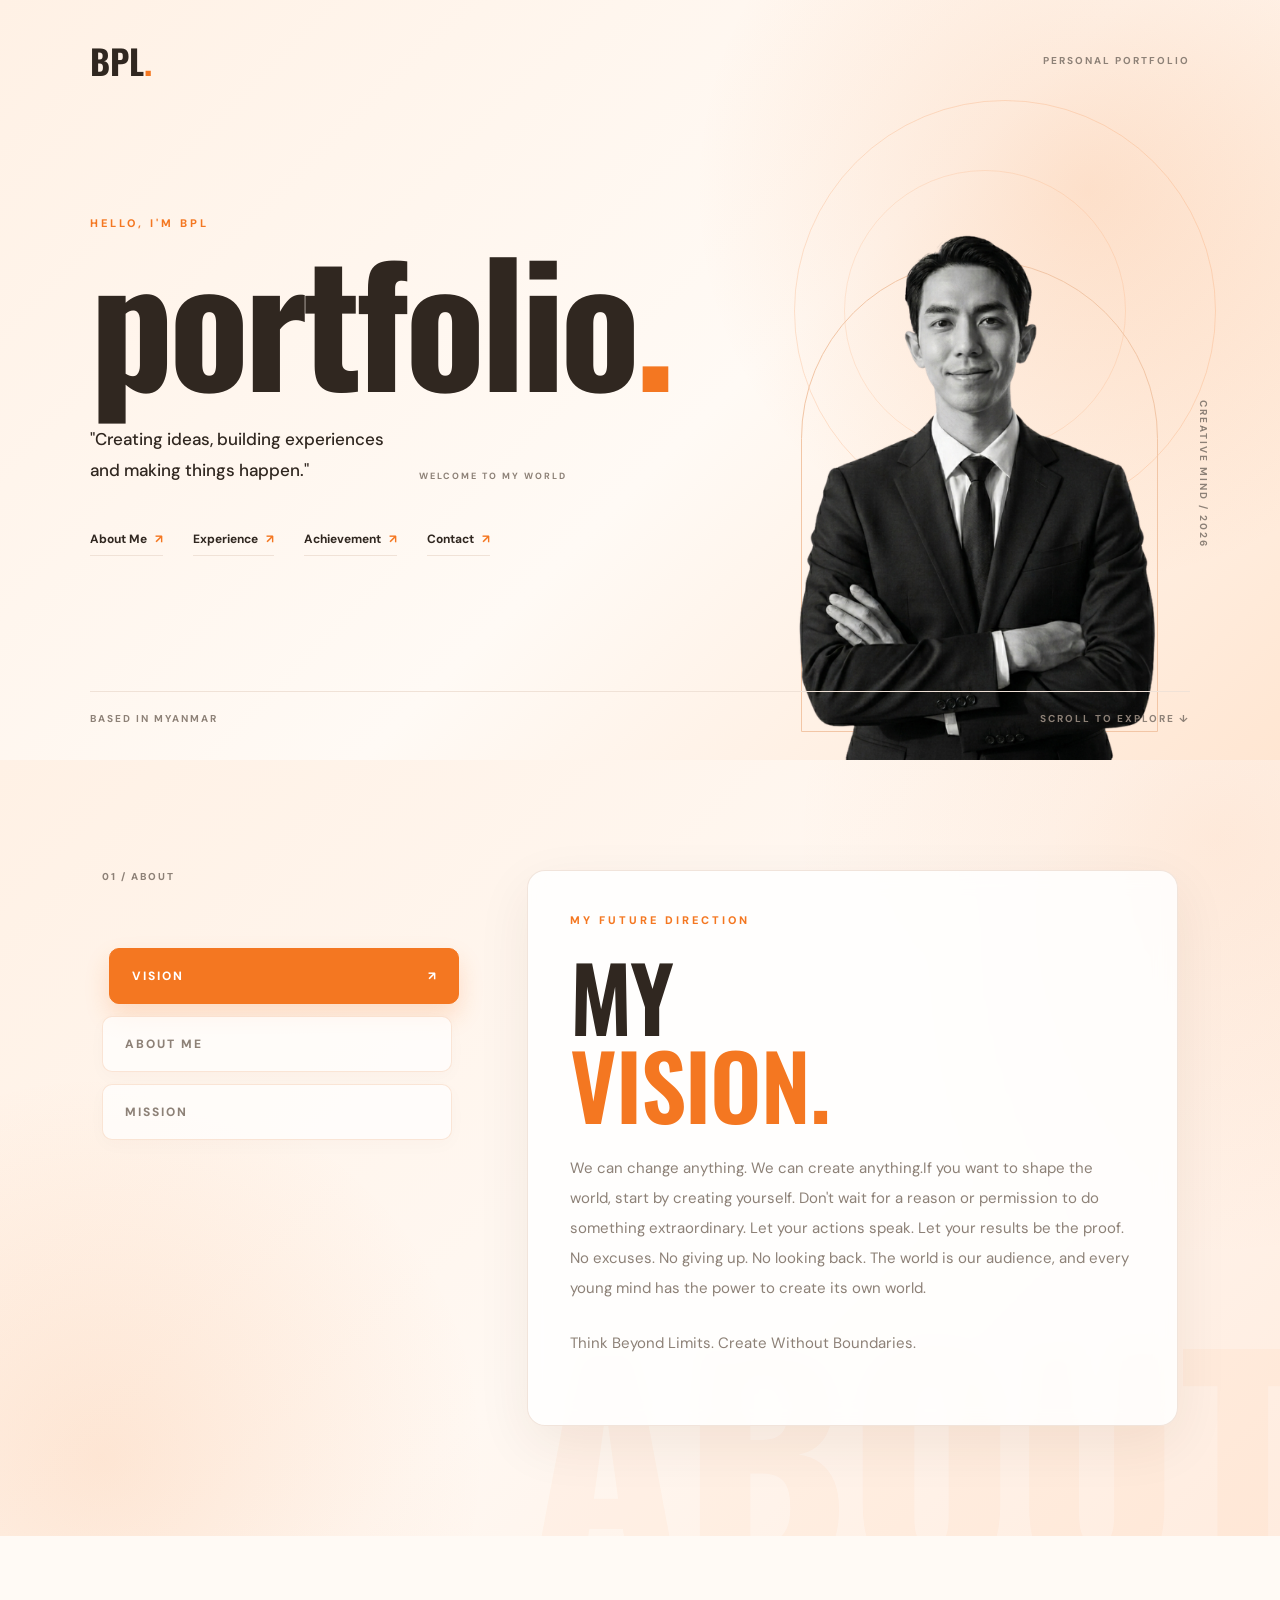
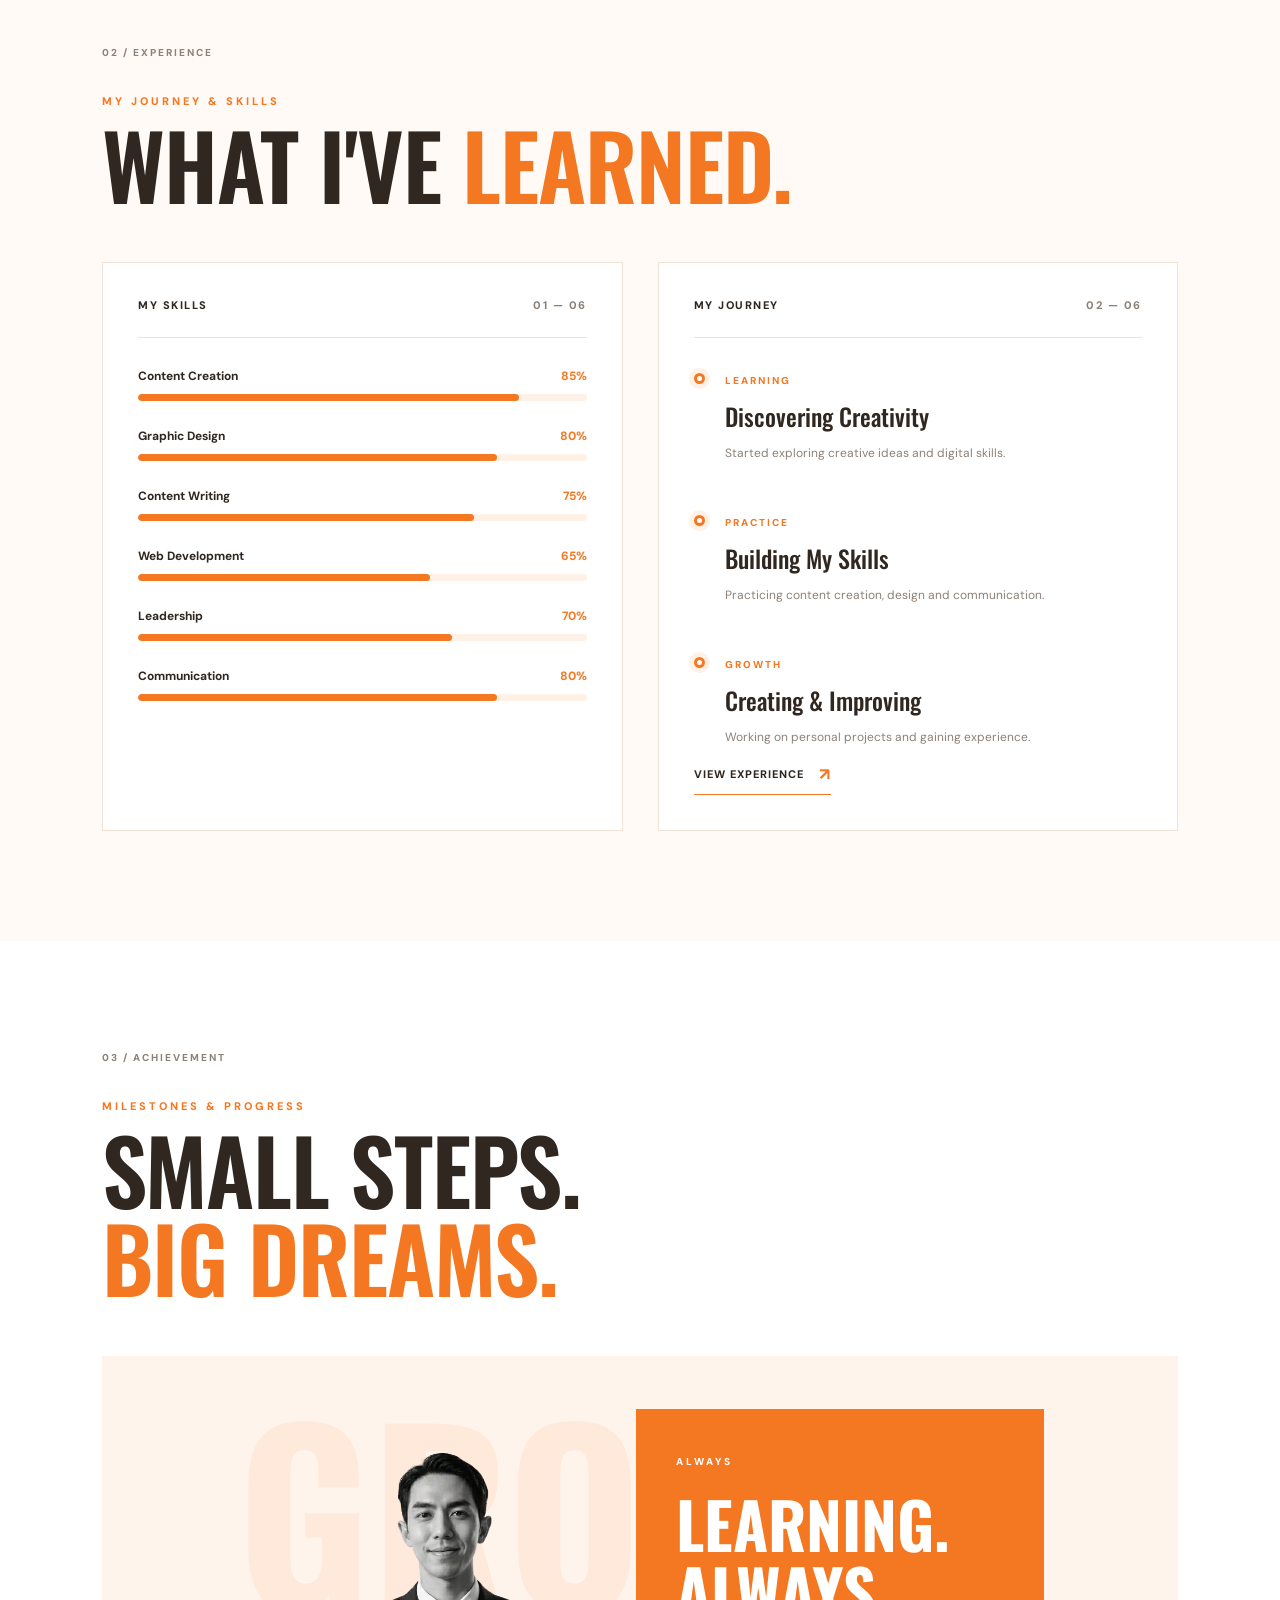
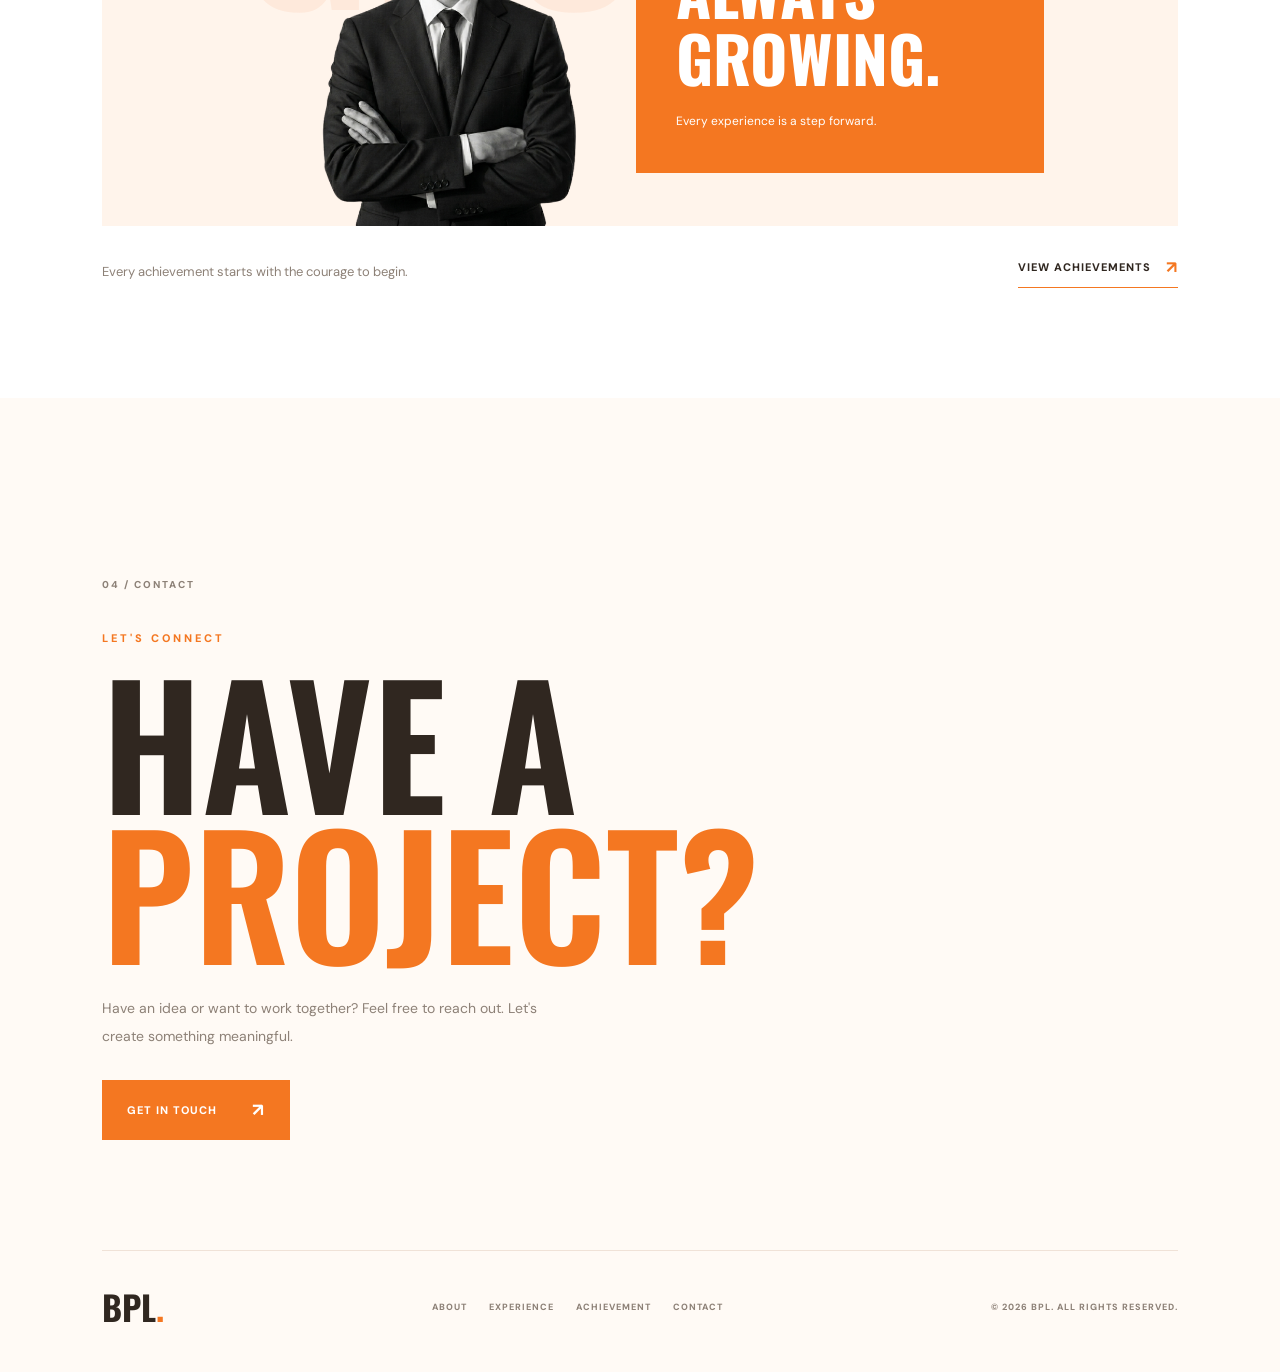
<file: index.html>
<!DOCTYPE html>
<html lang="en">
<head>
    <meta charset="UTF-8">
    <meta name="viewport" content="width=device-width, initial-scale=1.0">

    <title>BPL | Portfolio</title>

    <link rel="preconnect" href="https://fonts.googleapis.com">
    <link rel="preconnect" href="https://fonts.gstatic.com" crossorigin>
    <link href="https://fonts.googleapis.com/css2?family=DM+Sans:wght@400;500;600;700;800&family=Oswald:wght@400;500;600;700&display=swap" rel="stylesheet">

    <link rel="stylesheet" href="css/style.css">
</head>
<body>

    <!-- LOADER -->
    <div class="loader" id="loader">
        <span>BPL.</span>
    </div>

    <!-- HERO -->
    <header class="hero" id="home">

        <div class="hero-top">
            <a href="#home" class="brand">BPL<span>.</span></a>
            <span class="hero-top-text">PERSONAL PORTFOLIO</span>
        </div>

        <div class="hero-content">

            <p class="hero-kicker">HELLO, I'M BPL</p>

            <h1 class="hero-logo">portfolio<span>.</span></h1>

            <div class="hero-caption">
                <p class="hero-quote">
                    "Creating ideas, building experiences<br>
                    and making things happen."
                </p>
                <span>WELCOME TO MY WORLD</span>
            </div>

            <nav class="hero-nav">
                <a href="Pages/about.html">About Me <span>↗</span></a>
                <a href="Pages/experience.html">Experience <span>↗</span></a>
                <a href="Pages/achievement.html">Achievement <span>↗</span></a>
                <a href="Pages/contact.html">Contact <span>↗</span></a>
            </nav>

        </div>

        <div class="hero-portrait">
            <div class="portrait-outline"></div>
            <img src="image/Profile.png" alt="BPL Profile" class="hero-profile">
            <div class="portrait-label">CREATIVE MIND / 2026</div>
        </div>

        <div class="hero-bottom">
            <span>BASED IN MYANMAR</span>
            <span>SCROLL TO EXPLORE ↓</span>
        </div>

    </header>

    <!-- ABOUT -->
    <section class="section about-section" id="about">

        <div class="section-side">

            <span class="section-number">01 / ABOUT</span>

            <div class="about-tabs">

                <button class="about-tab active" data-tab="vision">
                    VISION
                </button>

                <button class="about-tab" data-tab="about-me">
                    ABOUT ME
                </button>

                <button class="about-tab" data-tab="mission">
                    MISSION
                </button>

            </div>

        </div>

        <div class="about-content">

            <!-- VISION -->
            <div class="about-panel active" id="vision">

                <p class="eyebrow">MY FUTURE DIRECTION</p>

                <h2 class="section-title">
                    MY<br>
                    <span>VISION.</span>
                </h2>

                <p class="about-description">
                    We can change anything. We can create anything.If you want to shape the world, start by creating yourself. Don't wait for a reason or permission to do something extraordinary. Let your actions speak. Let your results be the proof.
                    No excuses. No giving up. No looking back. The world is our audience, and every young mind has the power to create its own world.
                </p>

                <p class="about-description">
                    Think Beyond Limits. Create Without Boundaries.
                </p>

            </div>

            <!-- ABOUT ME -->
            <div class="about-panel" id="about-me">

                <p class="eyebrow">A LITTLE INTRODUCTION</p>

                <h2 class="section-title">
                    WHO<br>
                    <span>AM I?</span>
                </h2>

                <p class="about-description">
                   I am a creative thinker who believes that every idea has value and every perspective deserves attention. I don't believe in simply highlighting myself. I believe in letting my work speak for who I am.
                   I am a Content Creator, Graphic Designer, and Web Developer, passionate about turning ideas into meaningful creations.
                </p>

                <p class="about-description">
                    MI always strive to deliver my best in everything I do. I believe that the effort I put into my work today will create the opportunities and results I deserve tomorrow.
                    For me, creativity is not just about making things look good. It's about thinking differently, solving problems, and bringing ideas to life.
                </p>

                <a href="Pages/about.html" class="text-link">
                    MORE ABOUT ME <span>↗</span>
                </a>

            </div>

            <!-- MISSION -->
            <div class="about-panel" id="mission">

                <p class="eyebrow">WHAT DRIVES ME</p>

                <h2 class="section-title">
                    MY<br>
                    <span>MISSION.</span>
                </h2>

                <p class="about-description">
                    My mission is to prove that nothing is impossible when creativity meets determination.
                    I believe that no obstacle is greater than the willingness to learn, adapt, and keep moving forward.
                    I am constantly learning, improving my skills, and exploring new possibilities. What I learn today, I aim to share tomorrow.
                    I don't just want to follow the world. I want to create something meaningful that can make a difference.
                </p>

                <p class="about-description">
                   Keep Learning. Keep Creating. Keep Moving Forward.
                </p>

            </div>

        </div>

    </section>

    <!-- EXPERIENCE -->
    <section class="section experience-section" id="experience">

        <div class="section-heading">
            <span class="section-number">02 / EXPERIENCE</span>
            <p class="eyebrow">MY JOURNEY & SKILLS</p>
            <h2 class="section-title">WHAT I'VE <span>LEARNED.</span></h2>
        </div>

        <div class="experience-layout">

            <div class="experience-chart-card">

                <div class="card-heading">
                    <span>MY SKILLS</span>
                    <span>01 — 06</span>
                </div>

                <div class="chart-bars">

                    <div class="chart-item">
                        <div class="chart-info">
                            <span>Content Creation</span>
                            <span>85%</span>
                        </div>
                        <div class="chart-track">
                            <div class="chart-fill" style="--level:85%"></div>
                        </div>
                    </div>

                    <div class="chart-item">
                        <div class="chart-info">
                            <span>Graphic Design</span>
                            <span>80%</span>
                        </div>
                        <div class="chart-track">
                            <div class="chart-fill" style="--level:80%"></div>
                        </div>
                    </div>

                    <div class="chart-item">
                        <div class="chart-info">
                            <span>Content Writing</span>
                            <span>75%</span>
                        </div>
                        <div class="chart-track">
                            <div class="chart-fill" style="--level:75%"></div>
                        </div>
                    </div>

                    <div class="chart-item">
                        <div class="chart-info">
                            <span>Web Development</span>
                            <span>65%</span>
                        </div>
                        <div class="chart-track">
                            <div class="chart-fill" style="--level:65%"></div>
                        </div>
                    </div>

                    <div class="chart-item">
                        <div class="chart-info">
                            <span>Leadership</span>
                            <span>70%</span>
                        </div>
                        <div class="chart-track">
                            <div class="chart-fill" style="--level:70%"></div>
                        </div>
                    </div>

                    <div class="chart-item">
                        <div class="chart-info">
                            <span>Communication</span>
                            <span>80%</span>
                        </div>
                        <div class="chart-track">
                            <div class="chart-fill" style="--level:80%"></div>
                        </div>
                    </div>

                </div>

            </div>

            <div class="experience-timeline">

                <div class="card-heading">
                    <span>MY JOURNEY</span>
                    <span>02 — 06</span>
                </div>

                <div class="timeline-item">
                    <span class="timeline-dot"></span>
                    <div>
                        <span class="timeline-date">LEARNING</span>
                        <h3>Discovering Creativity</h3>
                        <p>Started exploring creative ideas and digital skills.</p>
                    </div>
                </div>

                <div class="timeline-item">
                    <span class="timeline-dot"></span>
                    <div>
                        <span class="timeline-date">PRACTICE</span>
                        <h3>Building My Skills</h3>
                        <p>Practicing content creation, design and communication.</p>
                    </div>
                </div>

                <div class="timeline-item">
                    <span class="timeline-dot"></span>
                    <div>
                        <span class="timeline-date">GROWTH</span>
                        <h3>Creating & Improving</h3>
                        <p>Working on personal projects and gaining experience.</p>
                    </div>
                </div>

                <a href="Pages/experience.html" class="text-link">
                    VIEW EXPERIENCE <span>↗</span>
                </a>

            </div>

        </div>

    </section>

    <!-- ACHIEVEMENT -->
    <section class="section achievement-section" id="achievement">

        <div class="section-heading">
            <span class="section-number">03 / ACHIEVEMENT</span>
            <p class="eyebrow">MILESTONES & PROGRESS</p>
            <h2 class="section-title">SMALL STEPS.<br><span>BIG DREAMS.</span></h2>
        </div>

        <div class="achievement-stage">

            <div class="achievement-bg-text">GROWTH</div>

            <div class="achievement-image">
                <img src="image/Profile.png" alt="BPL">
            </div>

            <div class="achievement-orange">
                <span>ALWAYS</span>
                <h3>LEARNING.<br>ALWAYS<br>GROWING.</h3>
                <p>Every experience is a step forward.</p>
            </div>

        </div>

        <div class="achievement-footer">
            <p>Every achievement starts with the courage to begin.</p>

            <a href="Pages/achievement.html" class="text-link">
                VIEW ACHIEVEMENTS <span>↗</span>
            </a>
        </div>

    </section>

    <!-- CONTACT -->
    <section class="section contact-section" id="contact">

        <div class="contact-main">

            <span class="section-number">04 / CONTACT</span>
            <p class="eyebrow">LET'S CONNECT</p>

            <h2>HAVE A<br><span>PROJECT?</span></h2>

            <p class="contact-description">
                Have an idea or want to work together?
                Feel free to reach out. Let's create something meaningful.
            </p>

            <a href="Pages/contact.html" class="contact-button">
                GET IN TOUCH <span>↗</span>
            </a>

        </div>

        <footer class="contact-footer">

            <a href="#home" class="footer-brand">BPL<span>.</span></a>

            <div class="footer-links">
                <a href="Pages/about.html">ABOUT</a>
                <a href="Pages/experience.html">EXPERIENCE</a>
                <a href="Pages/achievement.html">ACHIEVEMENT</a>
                <a href="Pages/contact.html">CONTACT</a>
            </div>

            <p>© <span id="currentYear">2026</span> BPL. ALL RIGHTS RESERVED.</p>

        </footer>

    </section>

    <!-- BACK TO TOP -->
    <button class="back-to-top" id="backToTop" aria-label="Back to top">
        ↑
    </button>

    <script src="JS/script.js"></script>

</body>
</html>
</file>
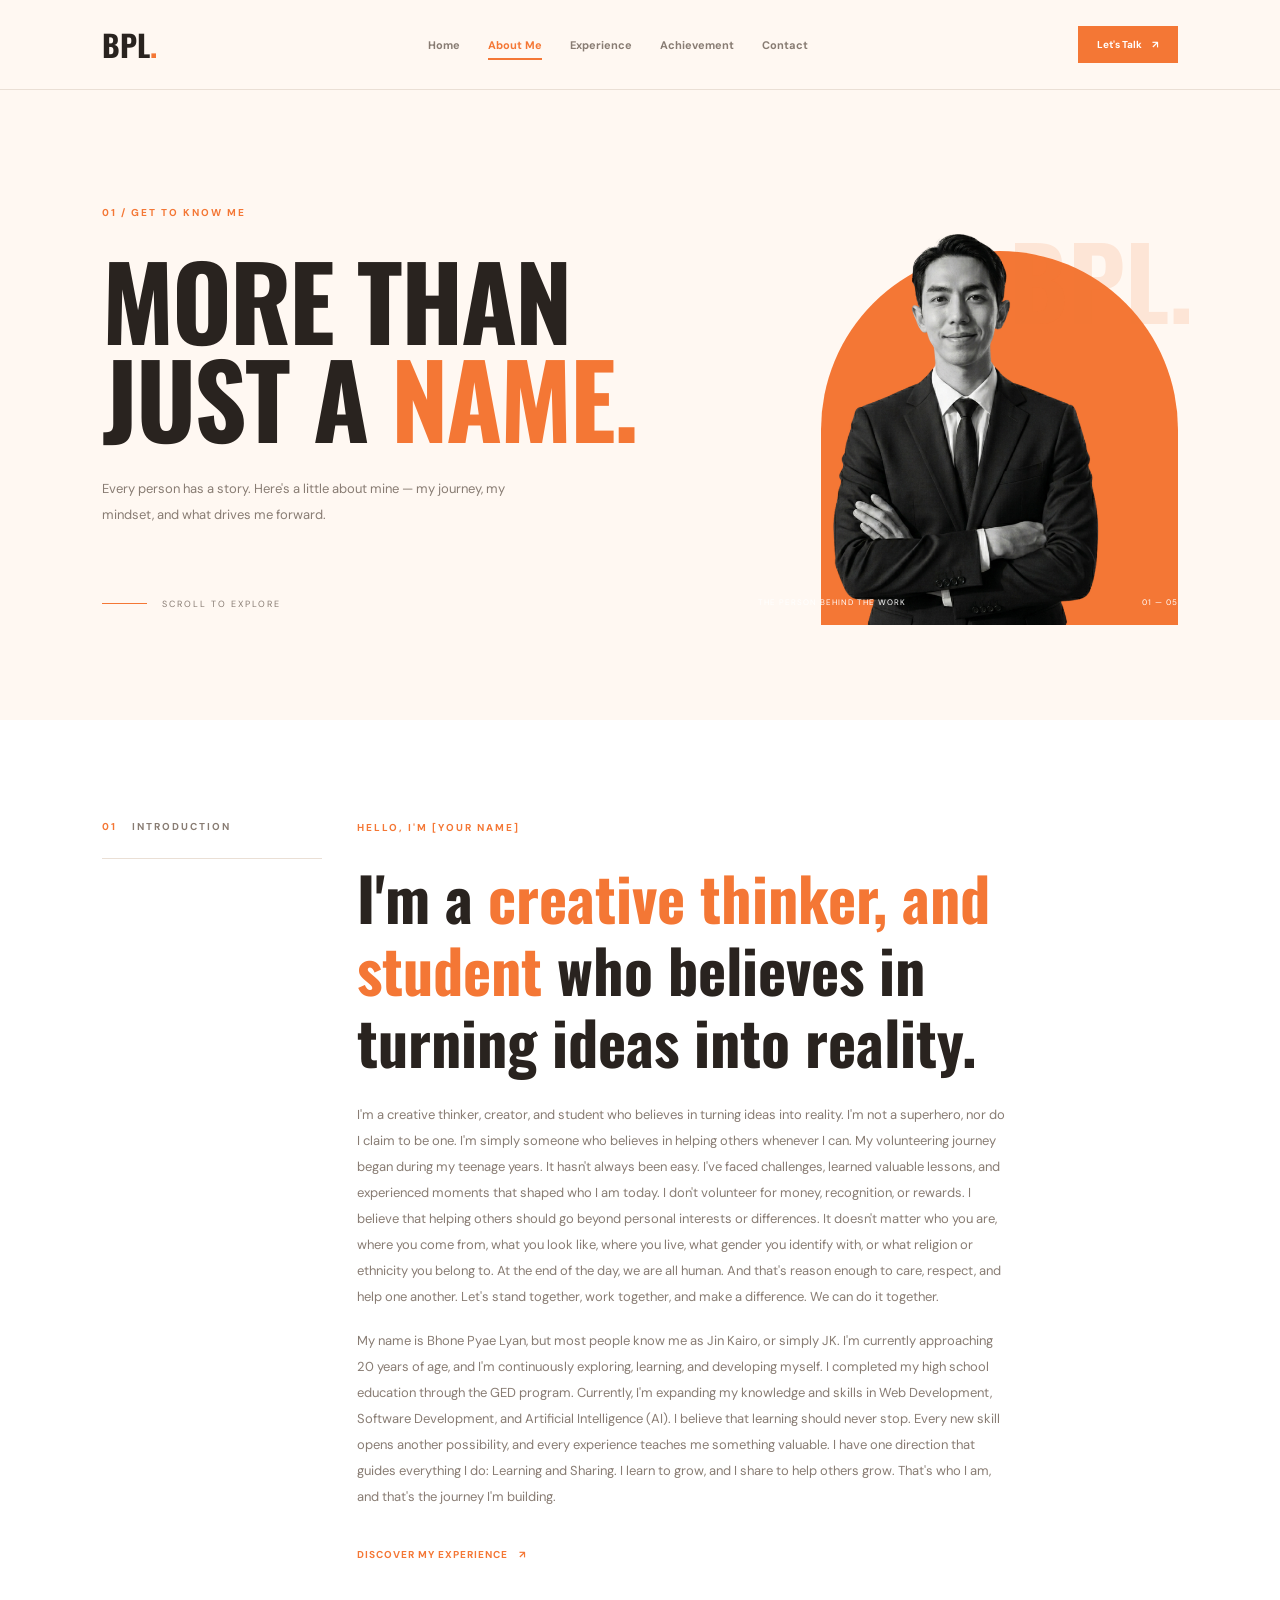
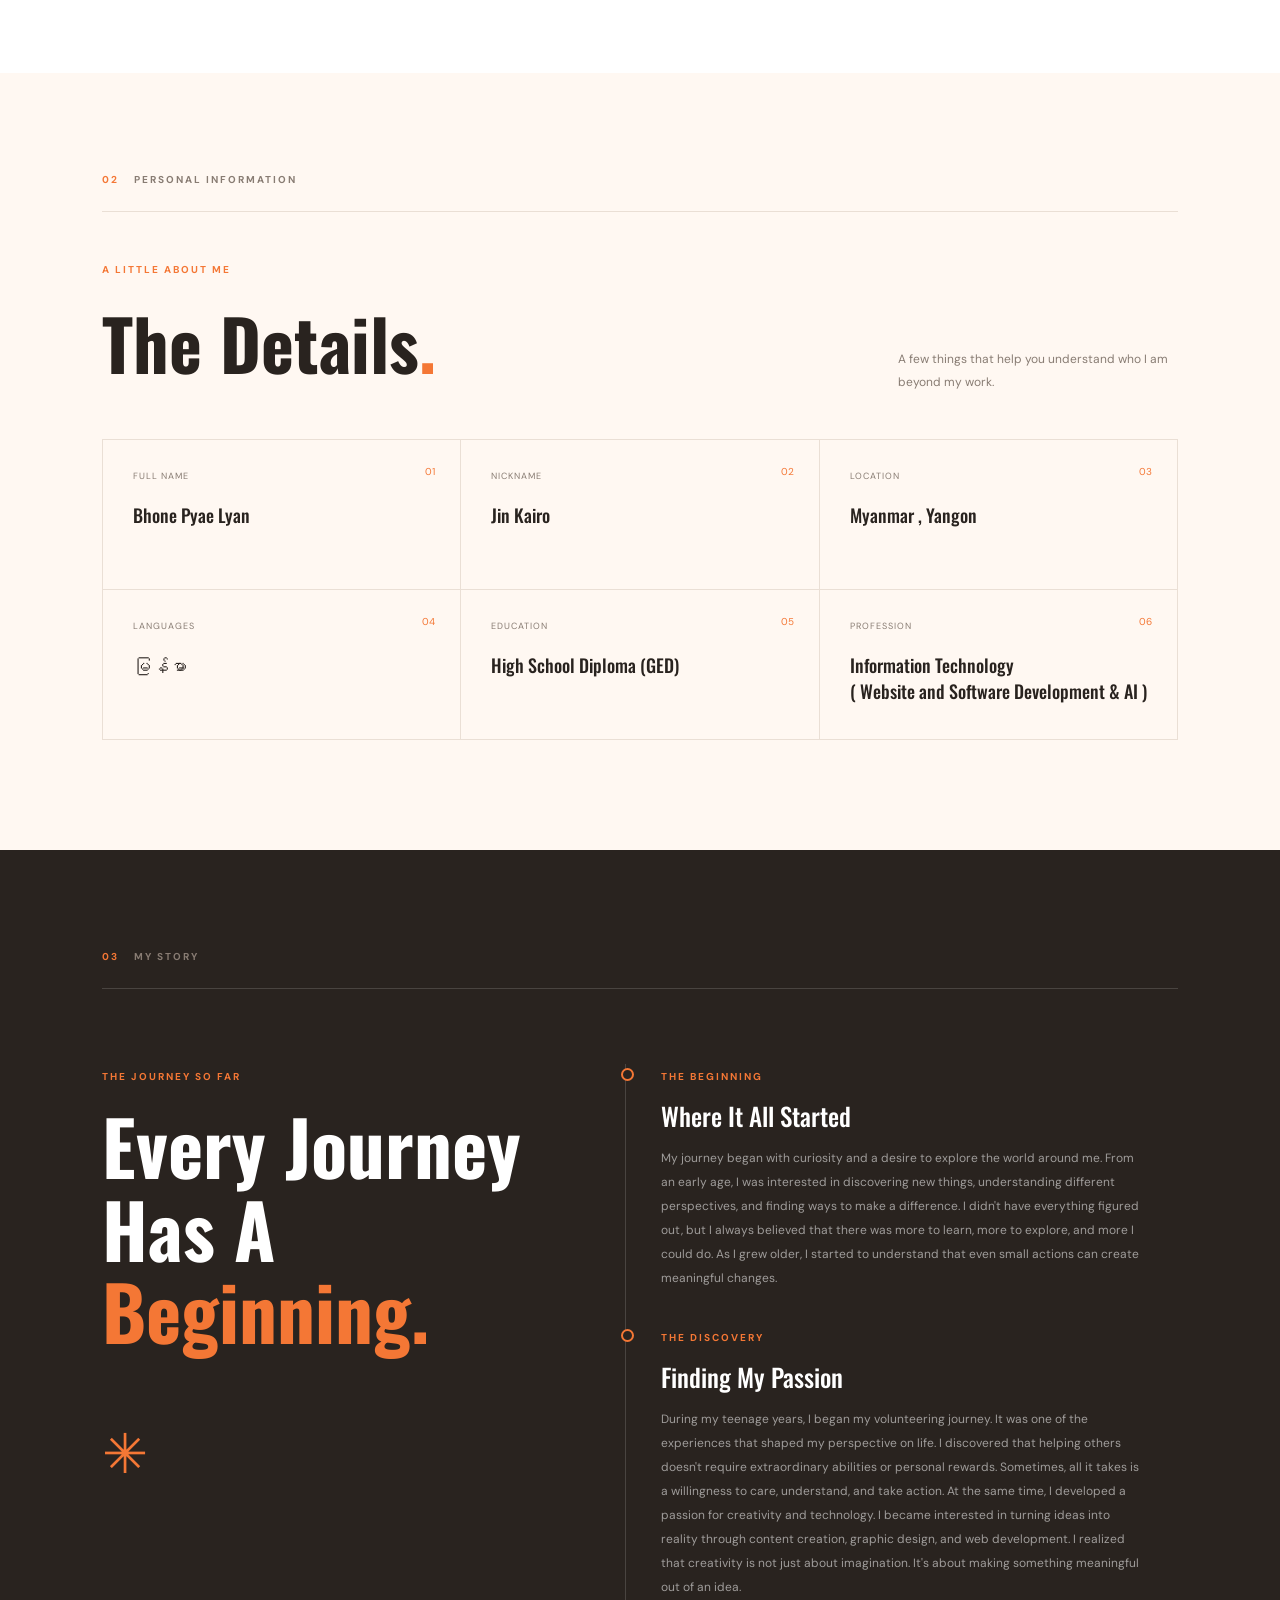
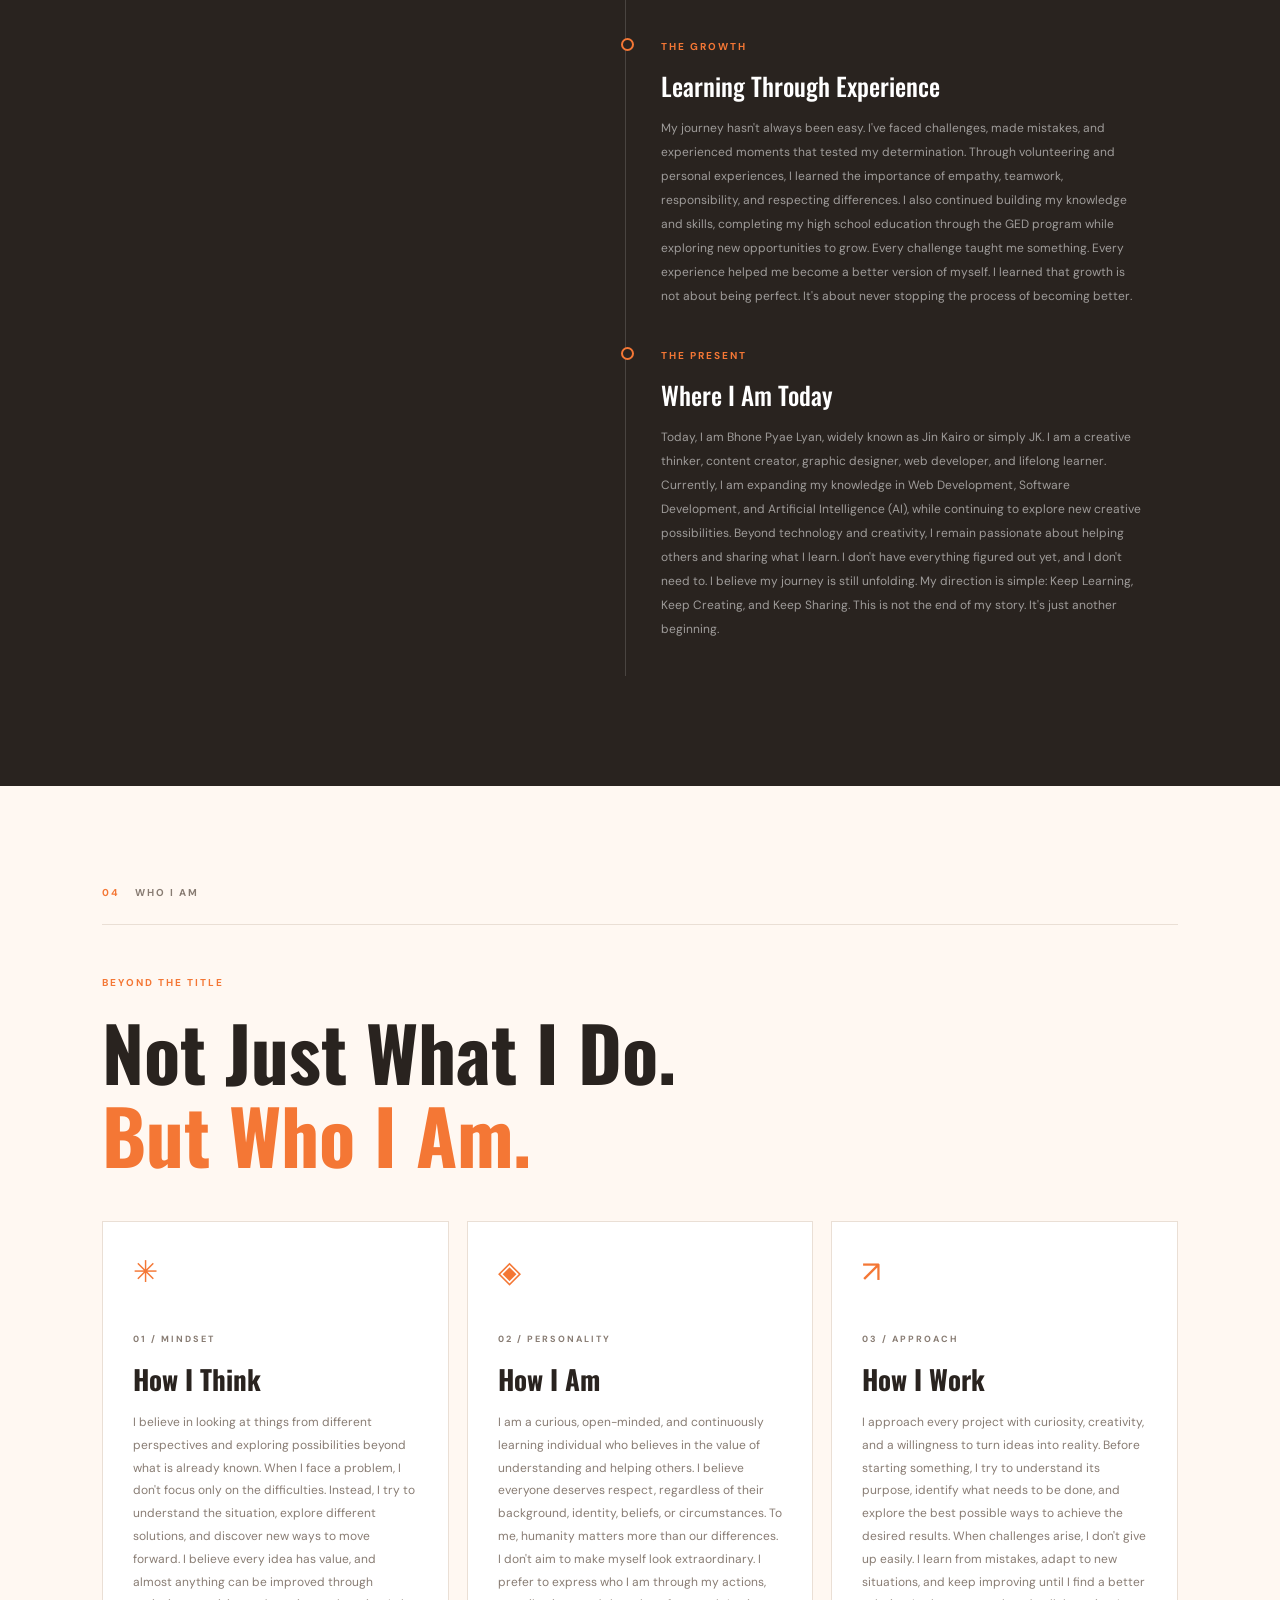
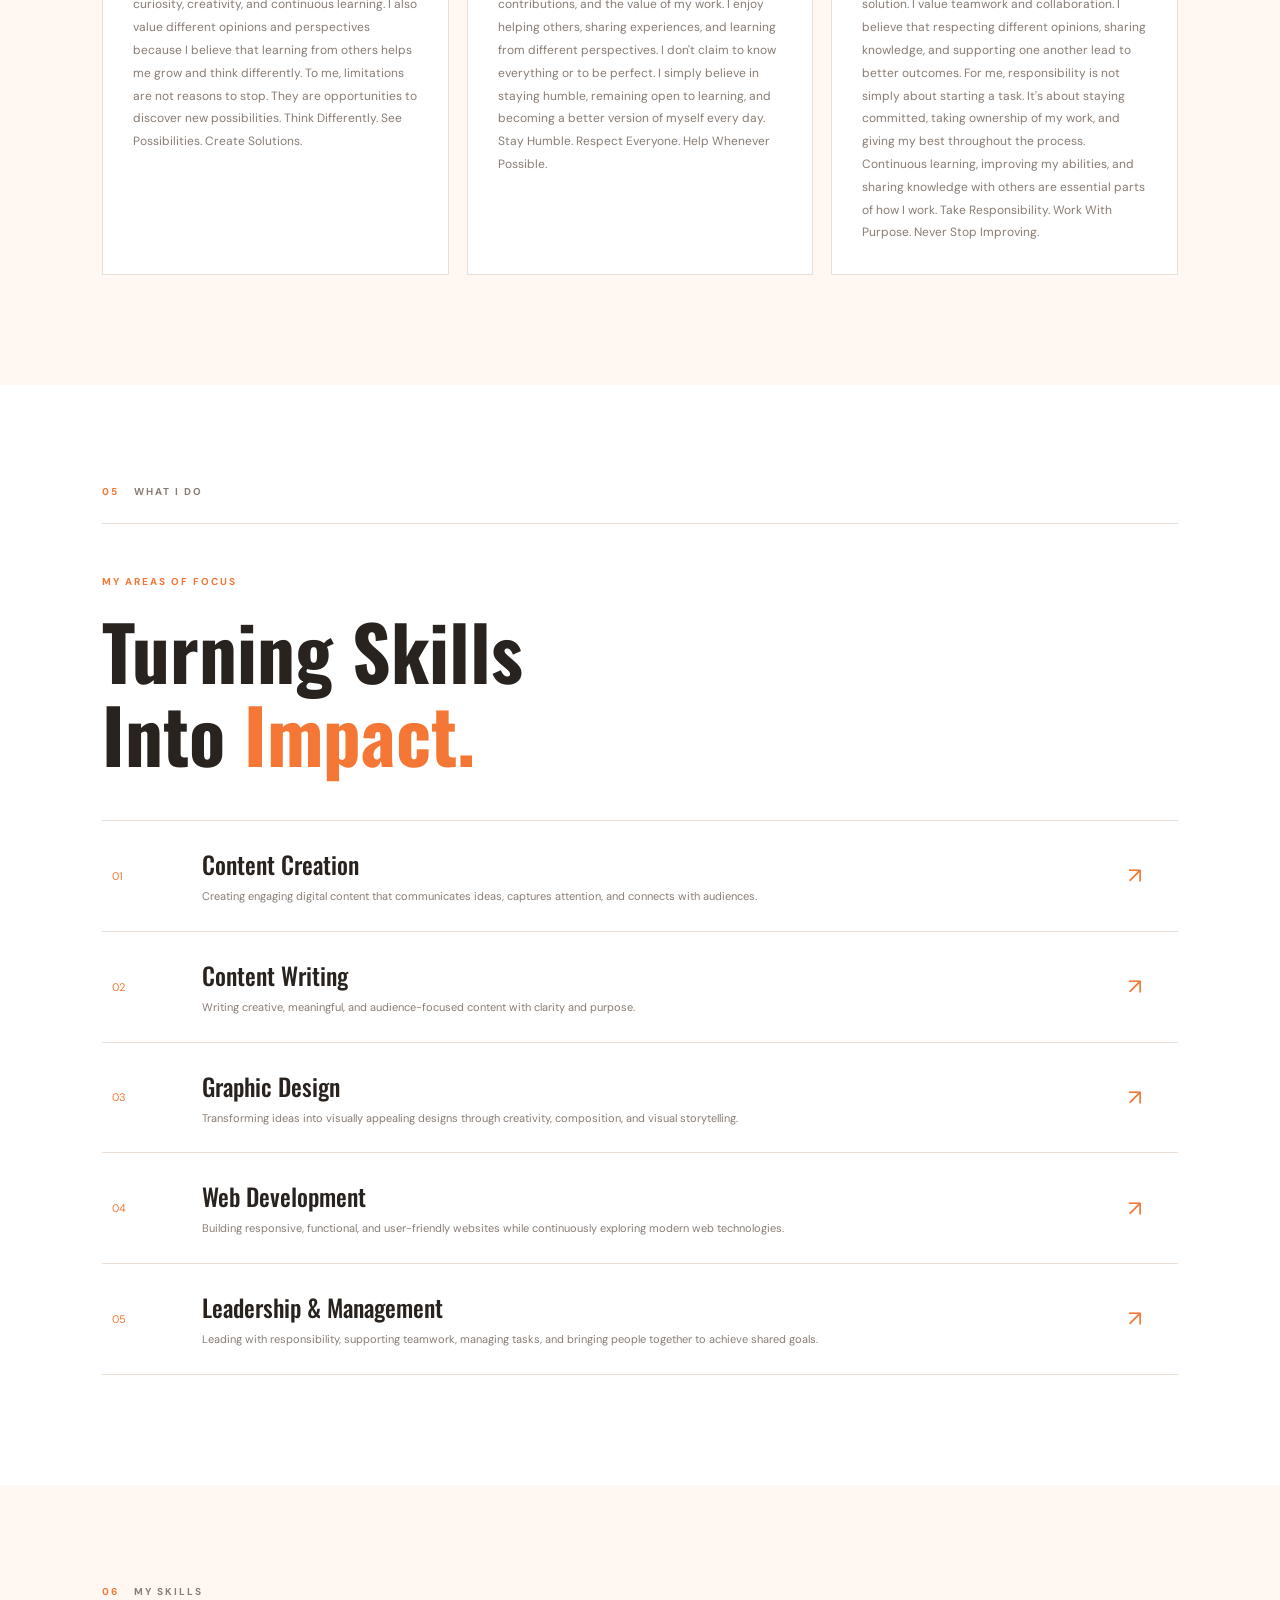
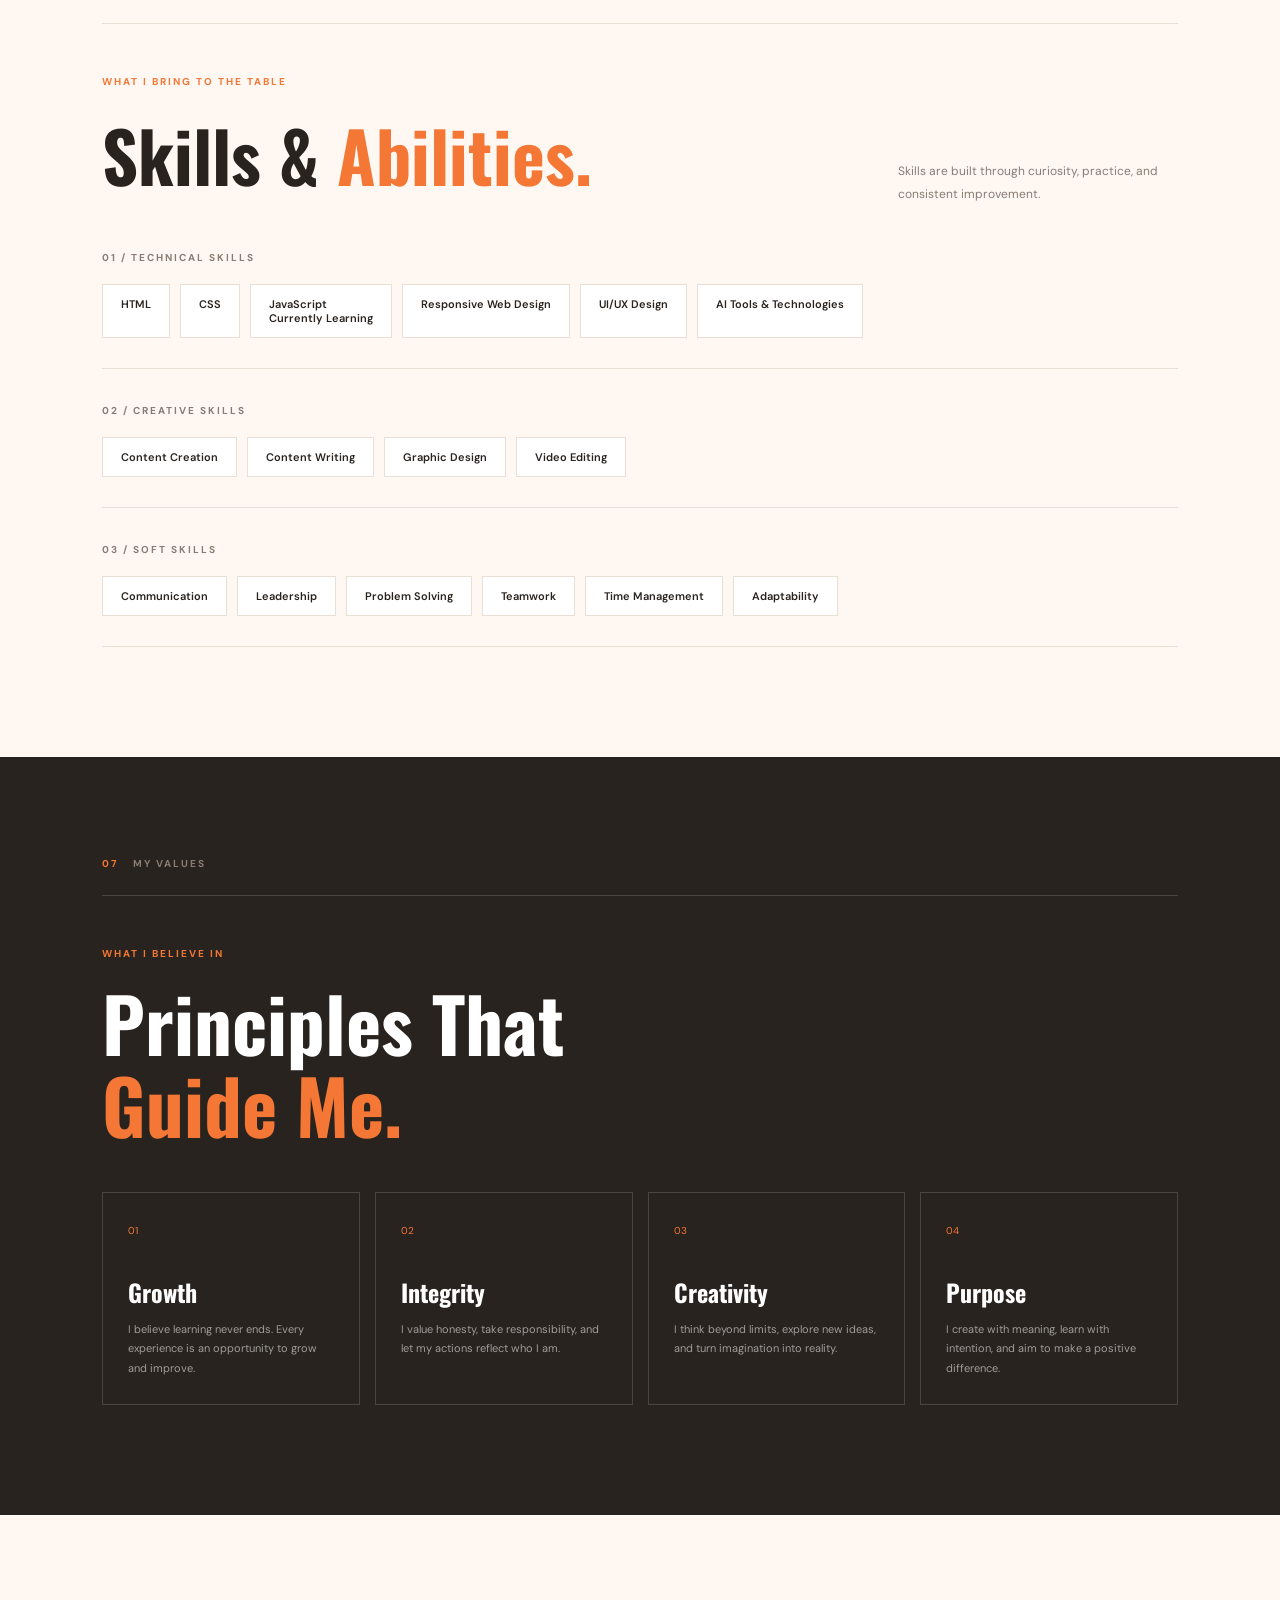
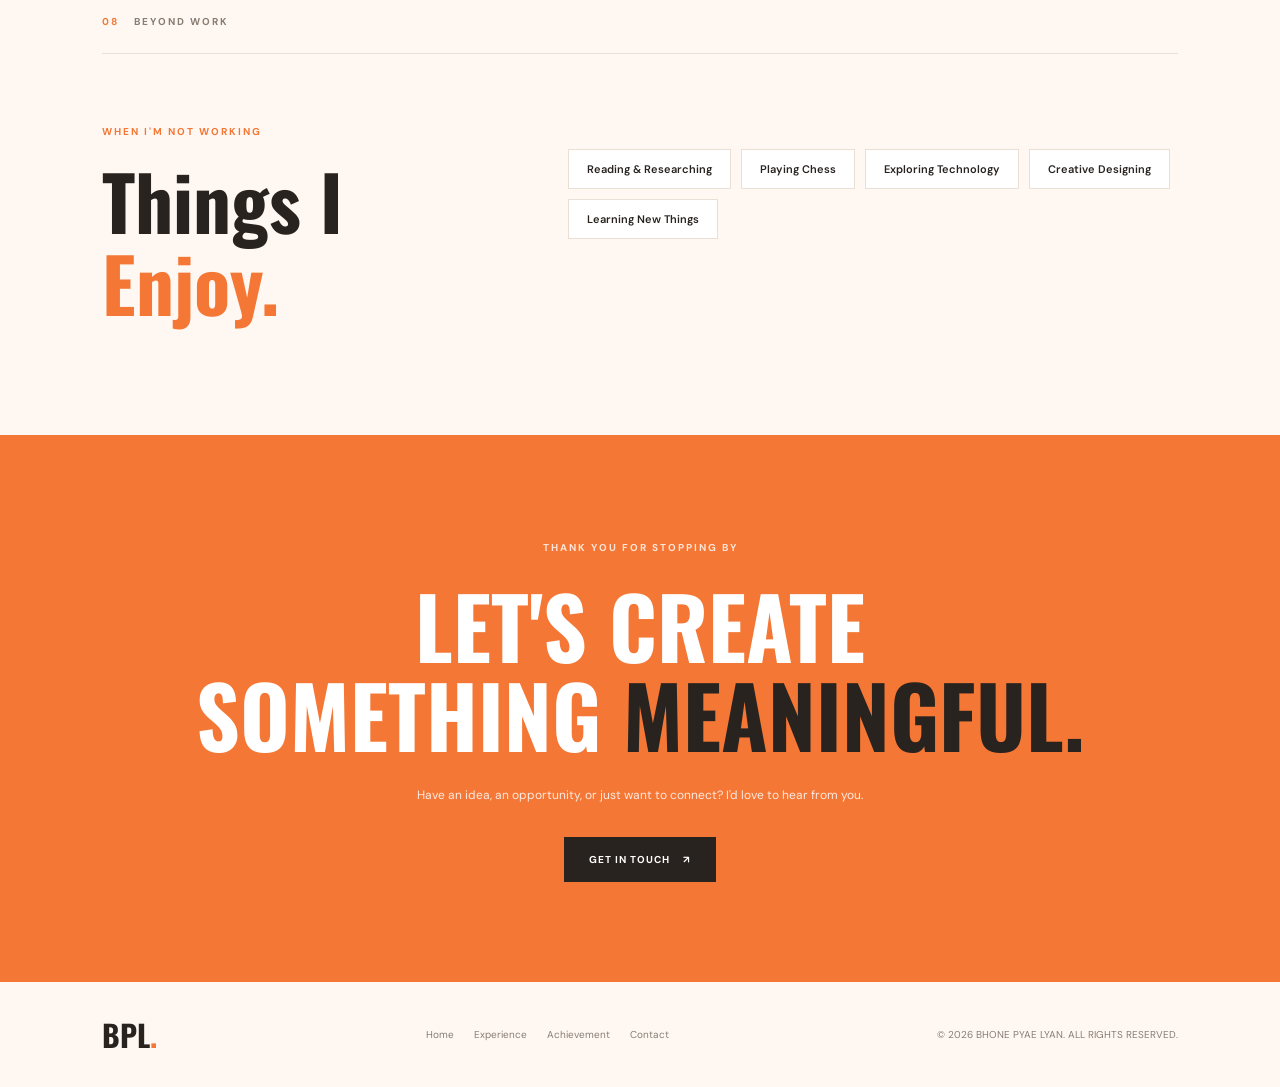
<file: Pages/about.html>
<!DOCTYPE html>
<html lang="en">

<head>
    <meta charset="UTF-8">
    <meta name="viewport" content="width=device-width, initial-scale=1.0">

    <title>About Me | Bhone Pyae Lyan</title>

    <meta name="description" content="Get to know more about me, my background, skills, values and goals.">

    <link rel="stylesheet" href="../css/style.css">
    <link rel="stylesheet" href="../css/about.css">

    <link rel="preconnect" href="https://fonts.googleapis.com">
    <link rel="preconnect" href="https://fonts.gstatic.com" crossorigin>

    <link href="https://fonts.googleapis.com/css2?family=DM+Sans:wght@400;500;600;700;800&family=Oswald:wght@400;500;600;700&display=swap" rel="stylesheet">
</head>

<body class="about-page">

    <!-- NAVIGATION -->
    <header class="page-header">
        <a href="../index.html" class="page-logo">BPL<span>.</span></a>

        <nav class="page-nav">
            <a href="../index.html">Home</a>
            <a href="about.html" class="active">About Me</a>
            <a href="experience.html">Experience</a>
            <a href="achievement.html">Achievement</a>
            <a href="contact.html">Contact</a>
        </nav>

        <a href="contact.html" class="nav-contact-btn">
            Let's Talk <span>↗</span>
        </a>

        <button class="mobile-menu-btn" id="mobileMenuBtn" aria-label="Open navigation" aria-expanded="false">
            <span></span>
            <span></span>
        </button>
    </header>


    <main>

        <!-- PAGE HERO -->
        <section class="about-hero">

            <div class="about-hero-left">

                <span class="about-eyebrow">
                    01 / GET TO KNOW ME
                </span>

                <h1>
                    MORE THAN<br>
                    JUST A <span>NAME.</span>
                </h1>

                <p class="about-hero-description">
                    Every person has a story.
                    Here's a little about mine —
                    my journey, my mindset, and what drives me forward.
                </p>

                <div class="about-hero-bottom">
                    <span class="about-scroll-line"></span>
                    <span>SCROLL TO EXPLORE</span>
                </div>

            </div>

            <div class="about-hero-right">

                <div class="about-image-frame">
                    <div class="about-image-orange"></div>

                    <img
                        src="../image/Profile.png"
                        alt="Your profile portrait"
                        class="about-main-image"
                    >

                    <div class="about-image-caption">
                        <span>THE PERSON BEHIND THE WORK</span>
                        <span>01 — 05</span>
                    </div>
                </div>

                <div class="about-image-decoration">BPL.</div>

            </div>

        </section>


        <!-- INTRODUCTION -->
        <section class="about-intro-section">

            <div class="about-section-label">
                <span>01</span>
                <span>INTRODUCTION</span>
            </div>

            <div class="about-intro-content">

                <span class="about-small-heading">
                    HELLO, I'M [YOUR NAME]
                </span>

                <h2>
                    I'm a <span>creative thinker, and student</span>
                    who believes in turning ideas into reality.
                </h2>

                <p>
                    I'm a creative thinker, creator, and student who believes in turning ideas into reality.
                    I'm not a superhero, nor do I claim to be one. I'm simply someone who believes in helping others whenever I can.
                    My volunteering journey began during my teenage years. It hasn't always been easy. I've faced challenges, learned valuable lessons, and experienced moments that shaped who I am today.
                    I don't volunteer for money, recognition, or rewards. I believe that helping others should go beyond personal interests or differences.
                    It doesn't matter who you are, where you come from, what you look like, where you live, what gender you identify with, or what religion or ethnicity you belong to.
                    At the end of the day, we are all human. And that's reason enough to care, respect, and help one another.
                    Let's stand together, work together, and make a difference. We can do it together.
                </p>

                <p>
                    My name is Bhone Pyae Lyan, but most people know me as Jin Kairo, or simply JK.
                    I'm currently approaching 20 years of age, and I'm continuously exploring, learning, and developing myself.
                    I completed my high school education through the GED program. Currently, I'm expanding my knowledge and skills in Web Development, Software Development, and Artificial Intelligence (AI).
                    I believe that learning should never stop. Every new skill opens another possibility, and every experience teaches me something valuable.
                    I have one direction that guides everything I do:
                    Learning and Sharing.
                    I learn to grow, and I share to help others grow.
                    That's who I am, and that's the journey I'm building.
                </p>

                <a href="../Pages/experience.html" class="about-text-link">
                    DISCOVER MY EXPERIENCE <span>↗</span>
                </a>

            </div>

        </section>


        <!-- PERSONAL INFORMATION -->
        <section class="about-personal-section">

            <div class="about-section-label">
                <span>02</span>
                <span>PERSONAL INFORMATION</span>
            </div>

            <div class="about-personal-heading">
                <div>
                    <span class="about-small-heading">A LITTLE ABOUT ME</span>
                    <h2>The Details<span>.</span></h2>
                </div>

                <p>
                    A few things that help you understand
                    who I am beyond my work.
                </p>
            </div>

            <div class="personal-info-grid">

                <div class="personal-info-card">
                    <span class="info-number">01</span>
                    <span class="info-label">FULL NAME</span>
                    <h3>Bhone Pyae Lyan</h3>
                </div>

                <div class="personal-info-card">
                    <span class="info-number">02</span>
                    <span class="info-label">NICKNAME</span>
                    <h3>Jin Kairo</h3>
                </div>

                <div class="personal-info-card">
                    <span class="info-number">03</span>
                    <span class="info-label">LOCATION</span>
                    <h3>Myanmar , Yangon</h3>
                </div>

                <div class="personal-info-card">
                    <span class="info-number">04</span>
                    <span class="info-label">LANGUAGES</span>
                    <h3>မြန်မာ</h3>
                </div>

                <div class="personal-info-card">
                    <span class="info-number">05</span>
                    <span class="info-label">EDUCATION</span>
                    <h3>High School Diploma (GED)</h3>
                </div>

                <div class="personal-info-card">
                    <span class="info-number">06</span>
                    <span class="info-label">PROFESSION</span>
                    <h3> Information Technology <br>( Website and Software Development & AI )</h3>
                </div>

            </div>

        </section>


        <!-- MY STORY -->
        <section class="about-story-section">

            <div class="about-section-label">
                <span>03</span>
                <span>MY STORY</span>
            </div>

            <div class="about-story-layout">

                <div class="about-story-title">
                    <span class="about-small-heading">THE JOURNEY SO FAR</span>
                    <h2>
                        Every Journey<br>
                        Has A <span>Beginning.</span>
                    </h2>

                    <div class="story-decoration">
                        <span>✳</span>
                    </div>
                </div>

                <div class="about-story-content">

                    <div class="story-block">
                        <span class="story-period">THE BEGINNING</span>
                        <h3>Where It All Started</h3>
                        <p>
                            My journey began with curiosity and a desire to explore the world around me. From an early age, I was interested in discovering new things, understanding different perspectives, and finding ways to make a difference.
                            I didn't have everything figured out, but I always believed that there was more to learn, more to explore, and more I could do.
                            As I grew older, I started to understand that even small actions can create meaningful changes.
                        </p>
                    </div>

                    <div class="story-block">
                        <span class="story-period">THE DISCOVERY</span>
                        <h3>Finding My Passion</h3>
                        <p>
                            During my teenage years, I began my volunteering journey. It was one of the experiences that shaped my perspective on life.
                            I discovered that helping others doesn't require extraordinary abilities or personal rewards. Sometimes, all it takes is a willingness to care, understand, and take action.
                            At the same time, I developed a passion for creativity and technology. I became interested in turning ideas into reality through content creation, graphic design, and web development.
                            I realized that creativity is not just about imagination. It's about making something meaningful out of an idea.
                        </p>
                    </div>

                    <div class="story-block">
                        <span class="story-period">THE GROWTH</span>
                        <h3>Learning Through Experience</h3>
                        <p>
                           My journey hasn't always been easy. I've faced challenges, made mistakes, and experienced moments that tested my determination.
                           Through volunteering and personal experiences, I learned the importance of empathy, teamwork, responsibility, and respecting differences.
                           I also continued building my knowledge and skills, completing my high school education through the GED program while exploring new opportunities to grow.
                           Every challenge taught me something. Every experience helped me become a better version of myself.
                           I learned that growth is not about being perfect. It's about never stopping the process of becoming better.
                        </p>
                    </div>

                    <div class="story-block">
                        <span class="story-period">THE PRESENT</span>
                        <h3>Where I Am Today</h3>
                        <p>
                            Today, I am Bhone Pyae Lyan, widely known as Jin Kairo or simply JK.
                            I am a creative thinker, content creator, graphic designer, web developer, and lifelong learner.
                            Currently, I am expanding my knowledge in Web Development, Software Development, and Artificial Intelligence (AI), while continuing to explore new creative possibilities.
                            Beyond technology and creativity, I remain passionate about helping others and sharing what I learn.
                            I don't have everything figured out yet, and I don't need to. I believe my journey is still unfolding.
                            My direction is simple: Keep Learning, Keep Creating, and Keep Sharing.
                            This is not the end of my story. It's just another beginning.
                        </p>
                    </div>

                </div>

            </div>

        </section>


        <!-- WHO I AM -->
        <section class="about-personality-section">

            <div class="about-section-label">
                <span>04</span>
                <span>WHO I AM</span>
            </div>

            <div class="personality-heading">
                <span class="about-small-heading">BEYOND THE TITLE</span>
                <h2>Not Just What I Do.<br><span>But Who I Am.</span></h2>
            </div>

            <div class="personality-grid">

                <article class="personality-card">
                    <span class="personality-icon">✳</span>
                    <span class="personality-index">01 / MINDSET</span>
                    <h3>How I Think</h3>
                    <p>
                        I believe in looking at things from different perspectives and exploring possibilities beyond what is already known.
                        When I face a problem, I don't focus only on the difficulties. Instead, I try to understand the situation, explore different solutions, and discover new ways to move forward.
                        I believe every idea has value, and almost anything can be improved through curiosity, creativity, and continuous learning.
                        I also value different opinions and perspectives because I believe that learning from others helps me grow and think differently.
                        To me, limitations are not reasons to stop. They are opportunities to discover new possibilities.
                        Think Differently. See Possibilities. Create Solutions.
                    </p>
                </article>

                <article class="personality-card">
                    <span class="personality-icon">◈</span>
                    <span class="personality-index">02 / PERSONALITY</span>
                    <h3>How I Am</h3>
                    <p>
                       I am a curious, open-minded, and continuously learning individual who believes in the value of understanding and helping others.
                       I believe everyone deserves respect, regardless of their background, identity, beliefs, or circumstances. To me, humanity matters more than our differences.
                       I don't aim to make myself look extraordinary. I prefer to express who I am through my actions, contributions, and the value of my work.
                       I enjoy helping others, sharing experiences, and learning from different perspectives.
                       I don't claim to know everything or to be perfect. I simply believe in staying humble, remaining open to learning, and becoming a better version of myself every day.
                       Stay Humble. Respect Everyone. Help Whenever Possible.
                    </p>
                </article>

                <article class="personality-card">
                    <span class="personality-icon">↗</span>
                    <span class="personality-index">03 / APPROACH</span>
                    <h3>How I Work</h3>
                    <p>
                       I approach every project with curiosity, creativity, and a willingness to turn ideas into reality.
                       Before starting something, I try to understand its purpose, identify what needs to be done, and explore the best possible ways to achieve the desired results.
                       When challenges arise, I don't give up easily. I learn from mistakes, adapt to new situations, and keep improving until I find a better solution.
                       I value teamwork and collaboration. I believe that respecting different opinions, sharing knowledge, and supporting one another lead to better outcomes.
                       For me, responsibility is not simply about starting a task. It's about staying committed, taking ownership of my work, and giving my best throughout the process.
                       Continuous learning, improving my abilities, and sharing knowledge with others are essential parts of how I work.
                       Take Responsibility. Work With Purpose. Never Stop Improving.
                    </p>
                </article>

            </div>

        </section>


        <!-- WHAT I DO -->
        <section class="about-services-section">

            <div class="about-section-label">
                <span>05</span>
                <span>WHAT I DO</span>
            </div>

            <div class="about-services-heading">
                <span class="about-small-heading">MY AREAS OF FOCUS</span>
                <h2>Turning Skills<br>Into <span>Impact.</span></h2>
            </div>

            <div class="service-list">

                <div class="service-item">
                    <span class="service-number">01</span>
                    <div>
                        <h3>Content Creation</h3>
                        <p>Creating engaging digital content that communicates ideas, captures attention, and connects with audiences.</p>
                    </div>
                    <span class="service-arrow">↗</span>
                </div>

                <div class="service-item">
                    <span class="service-number">02</span>
                    <div>
                        <h3>Content Writing</h3>
                        <p>Writing creative, meaningful, and audience-focused content with clarity and purpose.</p>
                    </div>
                    <span class="service-arrow">↗</span>
                </div>

                <div class="service-item">
                    <span class="service-number">03</span>
                    <div>
                        <h3>Graphic Design</h3>
                        <p>Transforming ideas into visually appealing designs through creativity, composition, and visual storytelling.</p>
                    </div>
                    <span class="service-arrow">↗</span>
                </div>

                <div class="service-item">
                    <span class="service-number">04</span>
                    <div>
                        <h3>Web Development</h3>
                        <p>Building responsive, functional, and user-friendly websites while continuously exploring modern web technologies.</p>
                    </div>
                    <span class="service-arrow">↗</span>
                </div>

                <div class="service-item">
                    <span class="service-number">05</span>
                    <div>
                        <h3>Leadership & Management</h3>
                        <p>Leading with responsibility, supporting teamwork, managing tasks, and bringing people together to achieve shared goals.</p>
                    </div>
                    <span class="service-arrow">↗</span>
                </div>

            </div>

        </section>


        <!-- SKILLS -->
        <section class="about-skills-section">

            <div class="about-section-label">
                <span>06</span>
                <span>MY SKILLS</span>
            </div>

            <div class="skills-heading">
                <div>
                    <span class="about-small-heading">WHAT I BRING TO THE TABLE</span>
                    <h2>Skills & <span>Abilities.</span></h2>
                </div>

                <p>
                    Skills are built through curiosity,
                    practice, and consistent improvement.
                </p>
            </div>

            <div class="skills-groups">

                <div class="skills-group">
                    <span class="skills-group-label">01 / TECHNICAL SKILLS</span>

                    <div class="skill-tags">
                        <span>HTML</span>
                        <span>CSS</span>
                        <span>JavaScript <br> Currently Learning </span>
                        <span>Responsive Web Design</span>
                        <span>UI/UX Design</span>
                        <span>AI Tools & Technologies</span>
                    </div>
                </div>

                <div class="skills-group">
                    <span class="skills-group-label">02 / CREATIVE SKILLS</span>

                    <div class="skill-tags">
                        <span>Content Creation</span>
                        <span>Content Writing</span>
                        <span>Graphic Design</span>
                        <span>Video Editing</span>
                    </div>
                </div>

                <div class="skills-group">
                    <span class="skills-group-label">03 / SOFT SKILLS</span>

                    <div class="skill-tags">
                        <span>Communication</span>
                        <span>Leadership</span>
                        <span>Problem Solving</span>
                        <span>Teamwork</span>
                        <span>Time Management</span>
                        <span>Adaptability</span>
                    </div>
                </div>

            </div>

        </section>


        <!-- MY VALUES -->
        <section class="about-values-section">

            <div class="about-section-label">
                <span>07</span>
                <span>MY VALUES</span>
            </div>

            <div class="values-heading">
                <span class="about-small-heading">WHAT I BELIEVE IN</span>
                <h2>Principles That<br><span>Guide Me.</span></h2>
            </div>

            <div class="values-grid">

                <div class="value-card">
                    <span>01</span>
                    <h3>Growth</h3>
                    <p>I believe learning never ends. Every experience is an opportunity to grow and improve.</p>
                </div>

                <div class="value-card">
                    <span>02</span>
                    <h3>Integrity</h3>
                    <p>I value honesty, take responsibility, and let my actions reflect who I am.</p>
                </div>

                <div class="value-card">
                    <span>03</span>
                    <h3>Creativity</h3>
                    <p>I think beyond limits, explore new ideas, and turn imagination into reality.</p>
                </div>

                <div class="value-card">
                    <span>04</span>
                    <h3>Purpose</h3>
                    <p>I create with meaning, learn with intention, and aim to make a positive difference.</p>
                </div>

            </div>

        </section>


        <!-- INTERESTS -->
        <section class="about-interests-section">

            <div class="about-section-label">
                <span>08</span>
                <span>BEYOND WORK</span>
            </div>

            <div class="interests-layout">

                <div>
                    <span class="about-small-heading">WHEN I'M NOT WORKING</span>
                    <h2>Things I<br><span>Enjoy.</span></h2>
                </div>

                <div class="interests-content">
                    <p></p>
                    <div class="interest-tags">
                        <span>Reading & Researching</span>
                        <span>Playing Chess</span>
                        <span>Exploring Technology</span>
                        <span>Creative Designing</span>
                        <span>Learning New Things</span>
                    </div>
                </div>

            </div>

        </section>

        <!-- CTA -->
        <section class="about-cta-section">

            <span class="about-small-heading">THANK YOU FOR STOPPING BY</span>

            <h2>
                LET'S CREATE<br>
                SOMETHING <span>MEANINGFUL.</span>
            </h2>

            <p>
                Have an idea, an opportunity, or just want to connect?
                I'd love to hear from you.
            </p>

            <a href="contact.html" class="about-cta-button">
                GET IN TOUCH <span>↗</span>
            </a>

        </section>

    </main>


    <!-- FOOTER -->
    <footer class="about-footer">

        <a href="../index.html" class="page-logo">
            BPL<span>.</span>
        </a>

        <div class="about-footer-links">
            <a href="../index.html">Home</a>
            <a href="experience.html">Experience</a>
            <a href="achievement.html">Achievement</a>
            <a href="contact.html">Contact</a>
        </div>

        <p>© 2026 BHONE PYAE LYAN. ALL RIGHTS RESERVED.</p>

    </footer>


    <script src="../JS/about.js"></script>

</body>
</html>
</file>
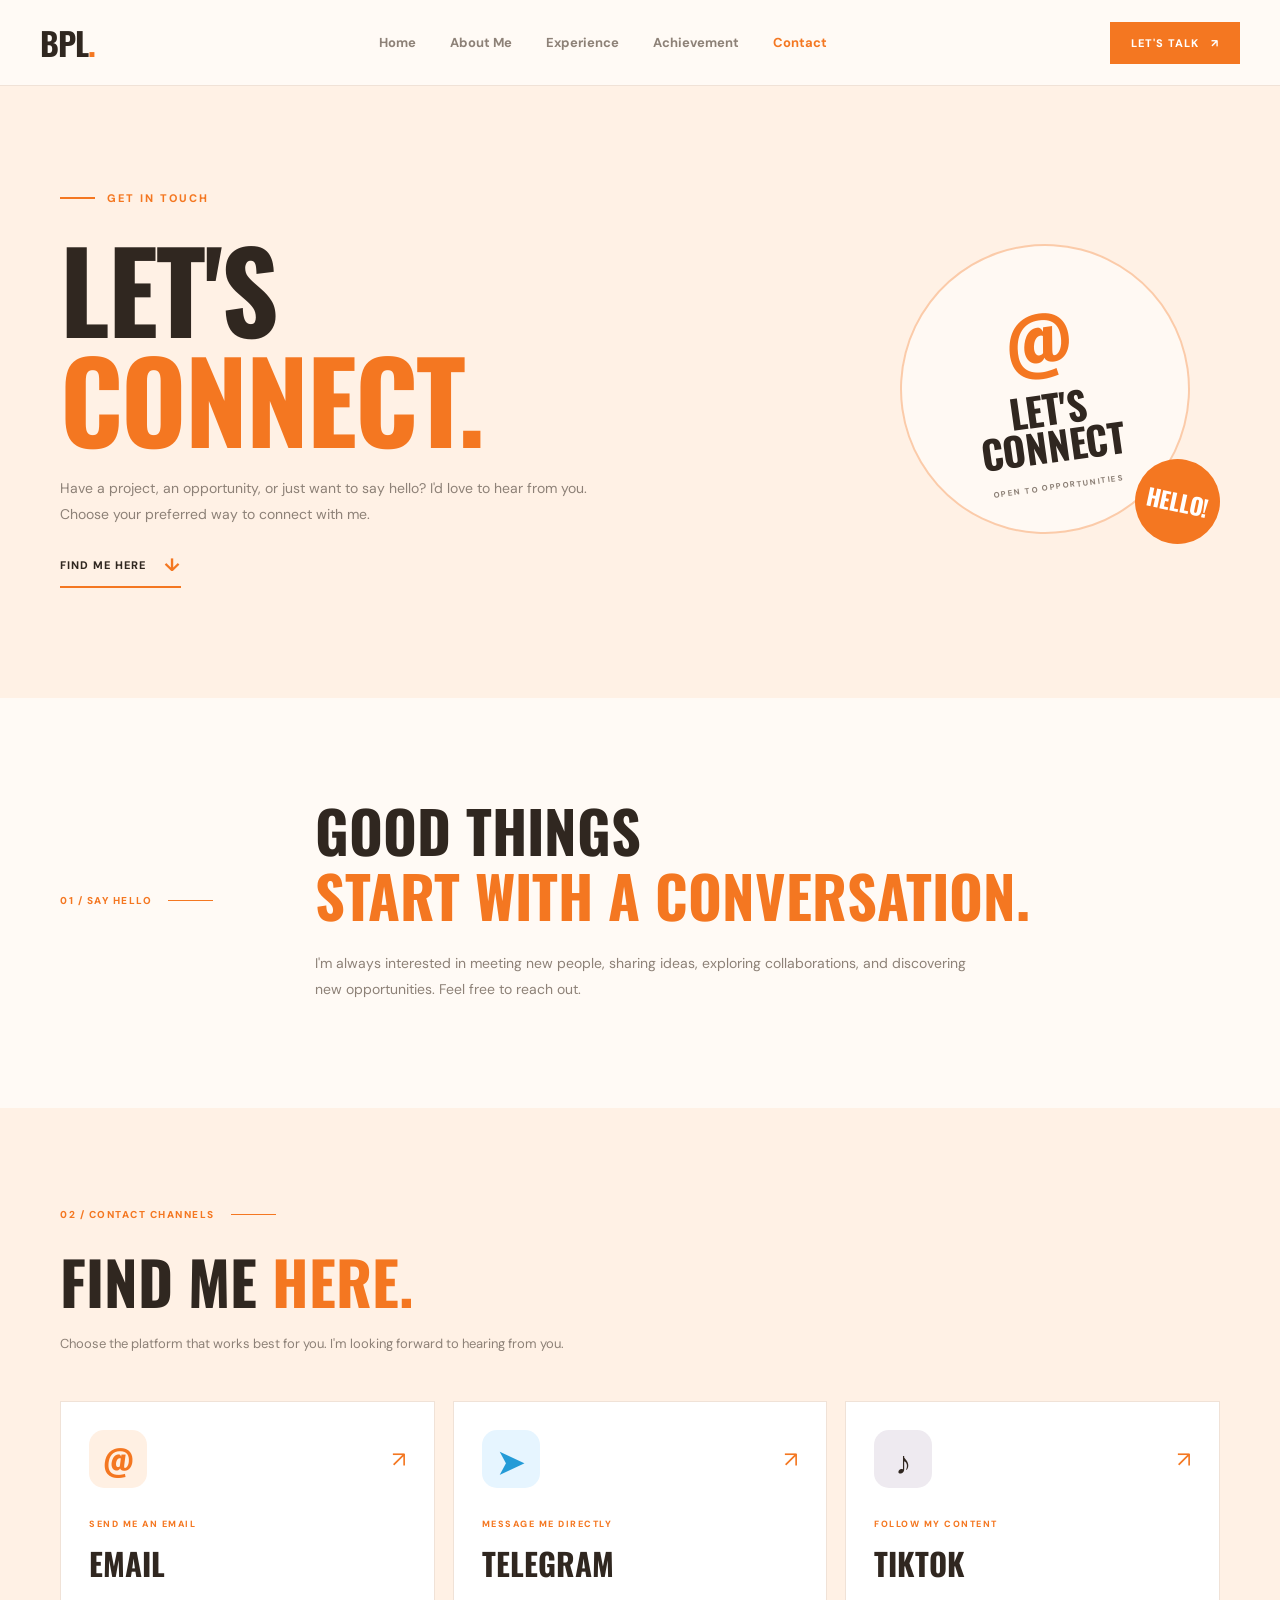
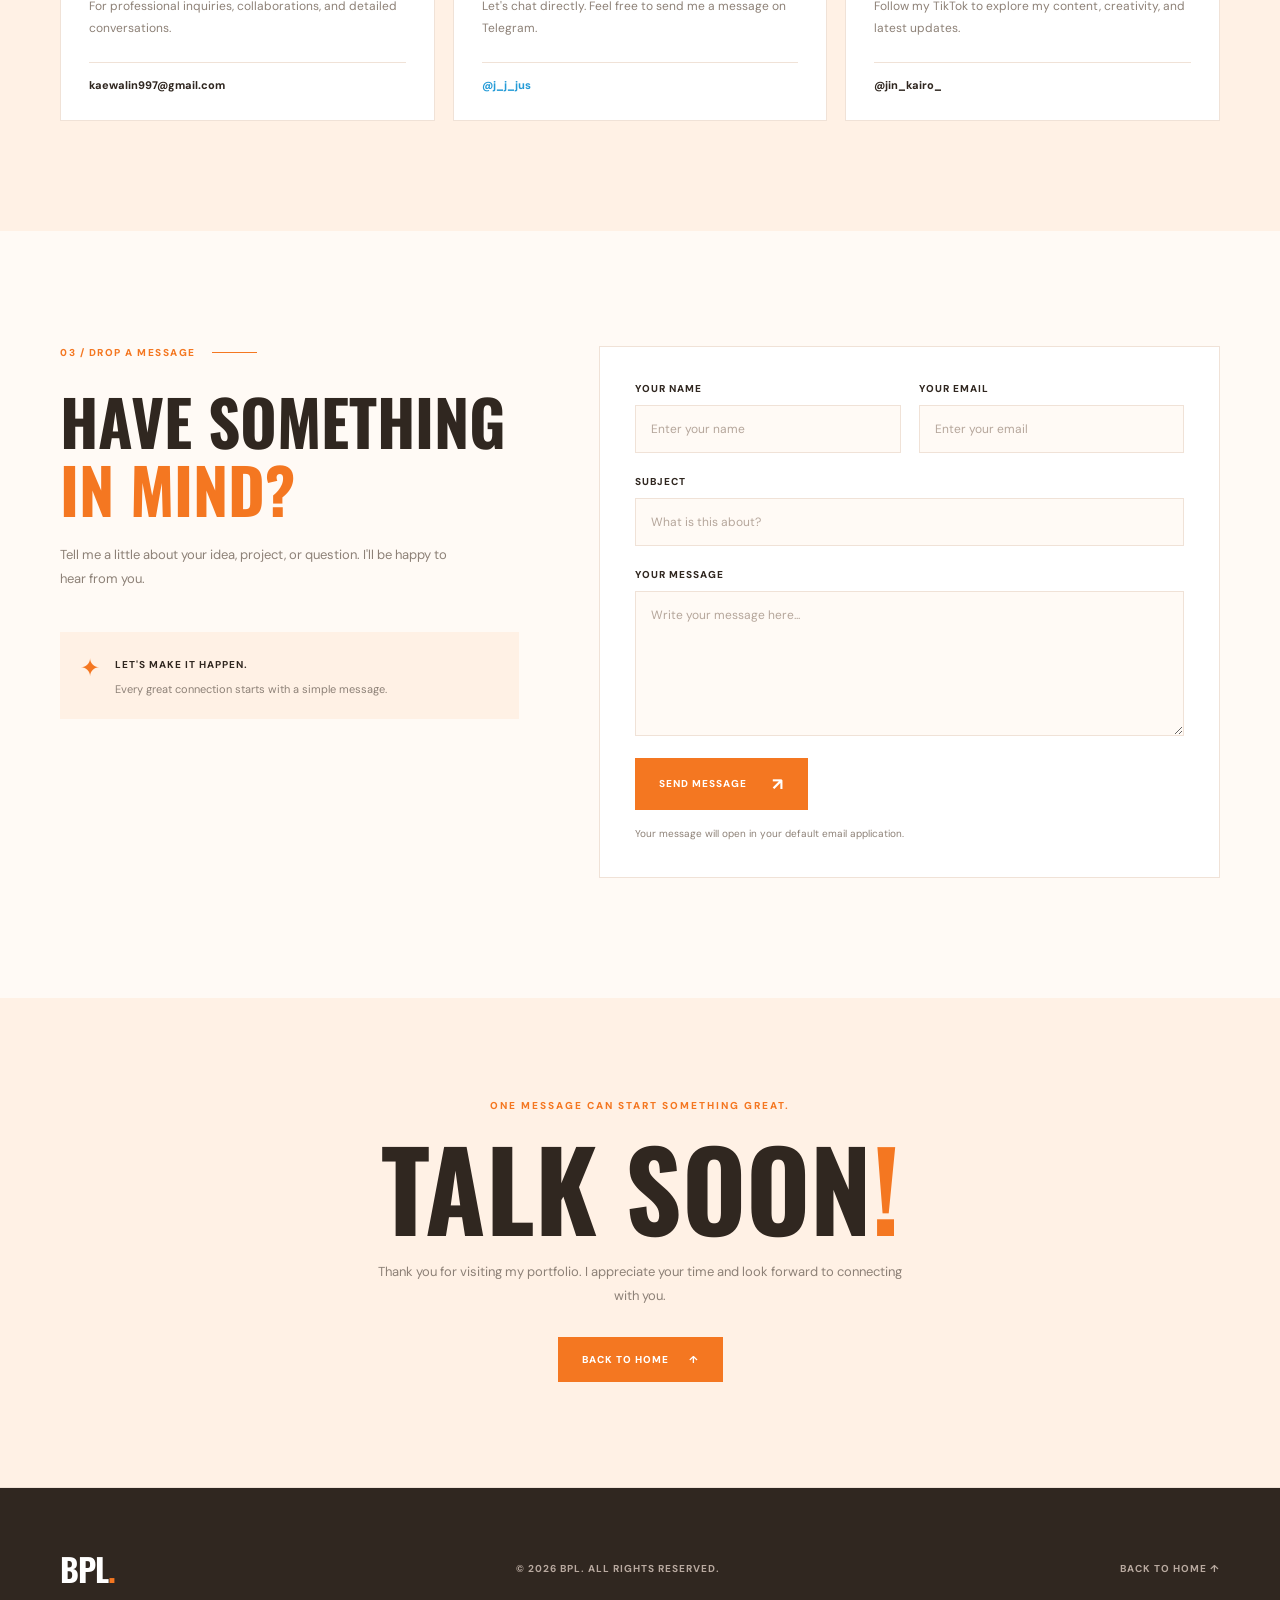
<file: Pages/contact.html>
<!DOCTYPE html>
<html lang="en">

<head>
    <meta charset="UTF-8">
    <meta name="viewport" content="width=device-width, initial-scale=1.0">

    <title>Contact | BPL Portfolio</title>

    <link rel="stylesheet" href="../css/style.css">
    <link rel="stylesheet" href="../css/contact.css">

    <link rel="preconnect" href="https://fonts.googleapis.com">
    <link rel="preconnect" href="https://fonts.gstatic.com" crossorigin>

    <link href="https://fonts.googleapis.com/css2?family=DM+Sans:wght@400;500;600;700;800&family=Oswald:wght@400;500;600;700&display=swap" rel="stylesheet">
</head>

<body>

    <!-- HEADER -->
    <header class="page-header">
        <div class="header-container">

            <a href="../index.html" class="logo">BPL<span>.</span></a>

            <nav class="page-nav">
                <a href="../index.html">Home</a>
                <a href="about.html">About Me</a>
                <a href="experience.html">Experience</a>
                <a href="achievement.html">Achievement</a>
                <a href="contact.html" class="active">Contact</a>
            </nav>

            <a href="#contactOptions" class="header-cta">
                LET'S TALK <span>↗</span>
            </a>

            <button class="mobile-menu-btn" id="mobileMenuBtn" aria-label="Open menu">
                <span></span>
                <span></span>
            </button>

        </div>
    </header>


    <main>

        <!-- HERO -->
        <section class="contact-hero">

            <div class="contact-hero-inner">

                <div class="contact-hero-content">

                    <span class="eyebrow">
                        <span class="eyebrow-line"></span>
                        GET IN TOUCH
                    </span>

                    <h1>
                        LET'S
                        <span>CONNECT.</span>
                    </h1>

                    <p>
                        Have a project, an opportunity, or just want to say hello?
                        I'd love to hear from you. Choose your preferred way
                        to connect with me.
                    </p>

                    <a href="#contactOptions" class="hero-link">
                        FIND ME HERE <span>↓</span>
                    </a>

                </div>

                <div class="contact-hero-visual">

                    <div class="contact-circle">
                        <span class="contact-circle-symbol">@</span>
                        <span class="contact-circle-text">LET'S<br>CONNECT</span>
                        <span class="contact-circle-small">OPEN TO OPPORTUNITIES</span>
                    </div>

                    <div class="contact-sticker">HELLO!</div>

                </div>

            </div>

        </section>


        <!-- INTRO -->
        <section class="contact-intro section-container">

            <div class="section-label">
                <span>01 / SAY HELLO</span>
                <span class="label-line"></span>
            </div>

            <div class="contact-intro-content">

                <h2>
                    GOOD THINGS
                    <span>START WITH A CONVERSATION.</span>
                </h2>

                <p>
                    I'm always interested in meeting new people,
                    sharing ideas, exploring collaborations, and
                    discovering new opportunities. Feel free to reach out.
                </p>

            </div>

        </section>


        <!-- CONTACT OPTIONS -->
        <section class="contact-options-section" id="contactOptions">

            <div class="section-container">

                <div class="section-heading">

                    <div class="section-label">
                        <span>02 / CONTACT CHANNELS</span>
                        <span class="label-line"></span>
                    </div>

                    <h2>FIND ME <span>HERE.</span></h2>

                    <p>
                        Choose the platform that works best for you.
                        I'm looking forward to hearing from you.
                    </p>

                </div>


                <div class="contact-cards">


                    <!-- EMAIL -->
                    <a class="contact-card email-card"
                       href="mailto:kaewalin997@gmail.com">

                        <div class="contact-card-top">
                            <div class="contact-icon email-icon">@</div>
                            <span class="contact-card-arrow">↗</span>
                        </div>

                        <span class="contact-card-category">SEND ME AN EMAIL</span>

                        <h3>EMAIL</h3>

                        <p>
                            For professional inquiries, collaborations,
                            and detailed conversations.
                        </p>

                        <div class="contact-card-link">
                           kaewalin997@gmail.com
                        </div>

                    </a>


                    <!-- TELEGRAM -->
                    <a class="contact-card telegram-card"
                       href="https://t.me/j_j_jus"
                       target="_blank"
                       rel="noopener noreferrer">

                        <div class="contact-card-top">
                            <div class="contact-icon telegram-icon">➤</div>
                            <span class="contact-card-arrow">↗</span>
                        </div>

                        <span class="contact-card-category">MESSAGE ME DIRECTLY</span>

                        <h3>TELEGRAM</h3>

                        <p>
                            Let's chat directly. Feel free to send
                            me a message on Telegram.
                        </p>

                        <div class="contact-card-link">
                            @j_j_jus
                        </div>

                    </a>


                    <!-- TIKTOK -->
                    <a class="contact-card tiktok-card"
                       href="https://www.tiktok.com/@jin_kairo_"
                       target="_blank"
                       rel="noopener noreferrer">

                        <div class="contact-card-top">
                            <div class="contact-icon tiktok-icon">♪</div>
                            <span class="contact-card-arrow">↗</span>
                        </div>

                        <span class="contact-card-category">FOLLOW MY CONTENT</span>

                        <h3>TIKTOK</h3>

                        <p>
                            Follow my TikTok to explore my content,
                            creativity, and latest updates.
                        </p>

                        <div class="contact-card-link">
                            @jin_kairo_
                        </div>

                    </a>

                </div>

            </div>

        </section>


        <!-- CONTACT FORM -->
        <section class="contact-form-section section-container">

            <div class="contact-form-left">

                <div class="section-label">
                    <span>03 / DROP A MESSAGE</span>
                    <span class="label-line"></span>
                </div>

                <h2>
                    HAVE SOMETHING
                    <span>IN MIND?</span>
                </h2>

                <p>
                    Tell me a little about your idea, project,
                    or question. I'll be happy to hear from you.
                </p>

                <div class="contact-note">
                    <span class="note-icon">✦</span>
                    <div>
                        <strong>LET'S MAKE IT HAPPEN.</strong>
                        <p>Every great connection starts with a simple message.</p>
                    </div>
                </div>

            </div>


            <form class="contact-form" id="contactForm">

                <div class="form-row">

                    <div class="form-group">
                        <label for="contactName">YOUR NAME</label>

                        <input
                            type="text"
                            id="contactName"
                            name="name"
                            placeholder="Enter your name"
                            required
                        >
                    </div>

                    <div class="form-group">
                        <label for="contactEmail">YOUR EMAIL</label>

                        <input
                            type="email"
                            id="contactEmail"
                            name="email"
                            placeholder="Enter your email"
                            required
                        >
                    </div>

                </div>


                <div class="form-group">
                    <label for="contactSubject">SUBJECT</label>

                    <input
                        type="text"
                        id="contactSubject"
                        name="subject"
                        placeholder="What is this about?"
                        required
                    >
                </div>


                <div class="form-group">
                    <label for="contactMessage">YOUR MESSAGE</label>

                    <textarea
                        id="contactMessage"
                        name="message"
                        rows="6"
                        placeholder="Write your message here..."
                        required
                    ></textarea>
                </div>


                <button type="submit" class="send-message-btn">
                    SEND MESSAGE <span>↗</span>
                </button>

                <p class="form-note" id="formNote">
                    Your message will open in your default email application.
                </p>

            </form>

        </section>


        <!-- FINAL CTA -->
        <section class="contact-final-cta">

            <div class="section-container final-cta-inner">

                <span>ONE MESSAGE CAN START SOMETHING GREAT.</span>

                <h2>
                    TALK SOON<span>!</span>
                </h2>

                <p>
                    Thank you for visiting my portfolio.
                    I appreciate your time and look forward to connecting with you.
                </p>

                <a href="../index.html" class="back-home-btn">
                    BACK TO HOME <span>↑</span>
                </a>

            </div>

        </section>

    </main>


    <!-- FOOTER -->
    <footer class="contact-footer">

        <div class="section-container footer-inner">

            <a href="../index.html" class="footer-logo">BPL<span>.</span></a>

            <p>© <span id="footerYear"></span> BPL. ALL RIGHTS RESERVED.</p>

            <a href="../index.html">BACK TO HOME ↑</a>

        </div>

    </footer>


    <script src="../JS/script.js"></script>
    <script src="../JS/contact.js"></script>

</body>
</html>
</file>
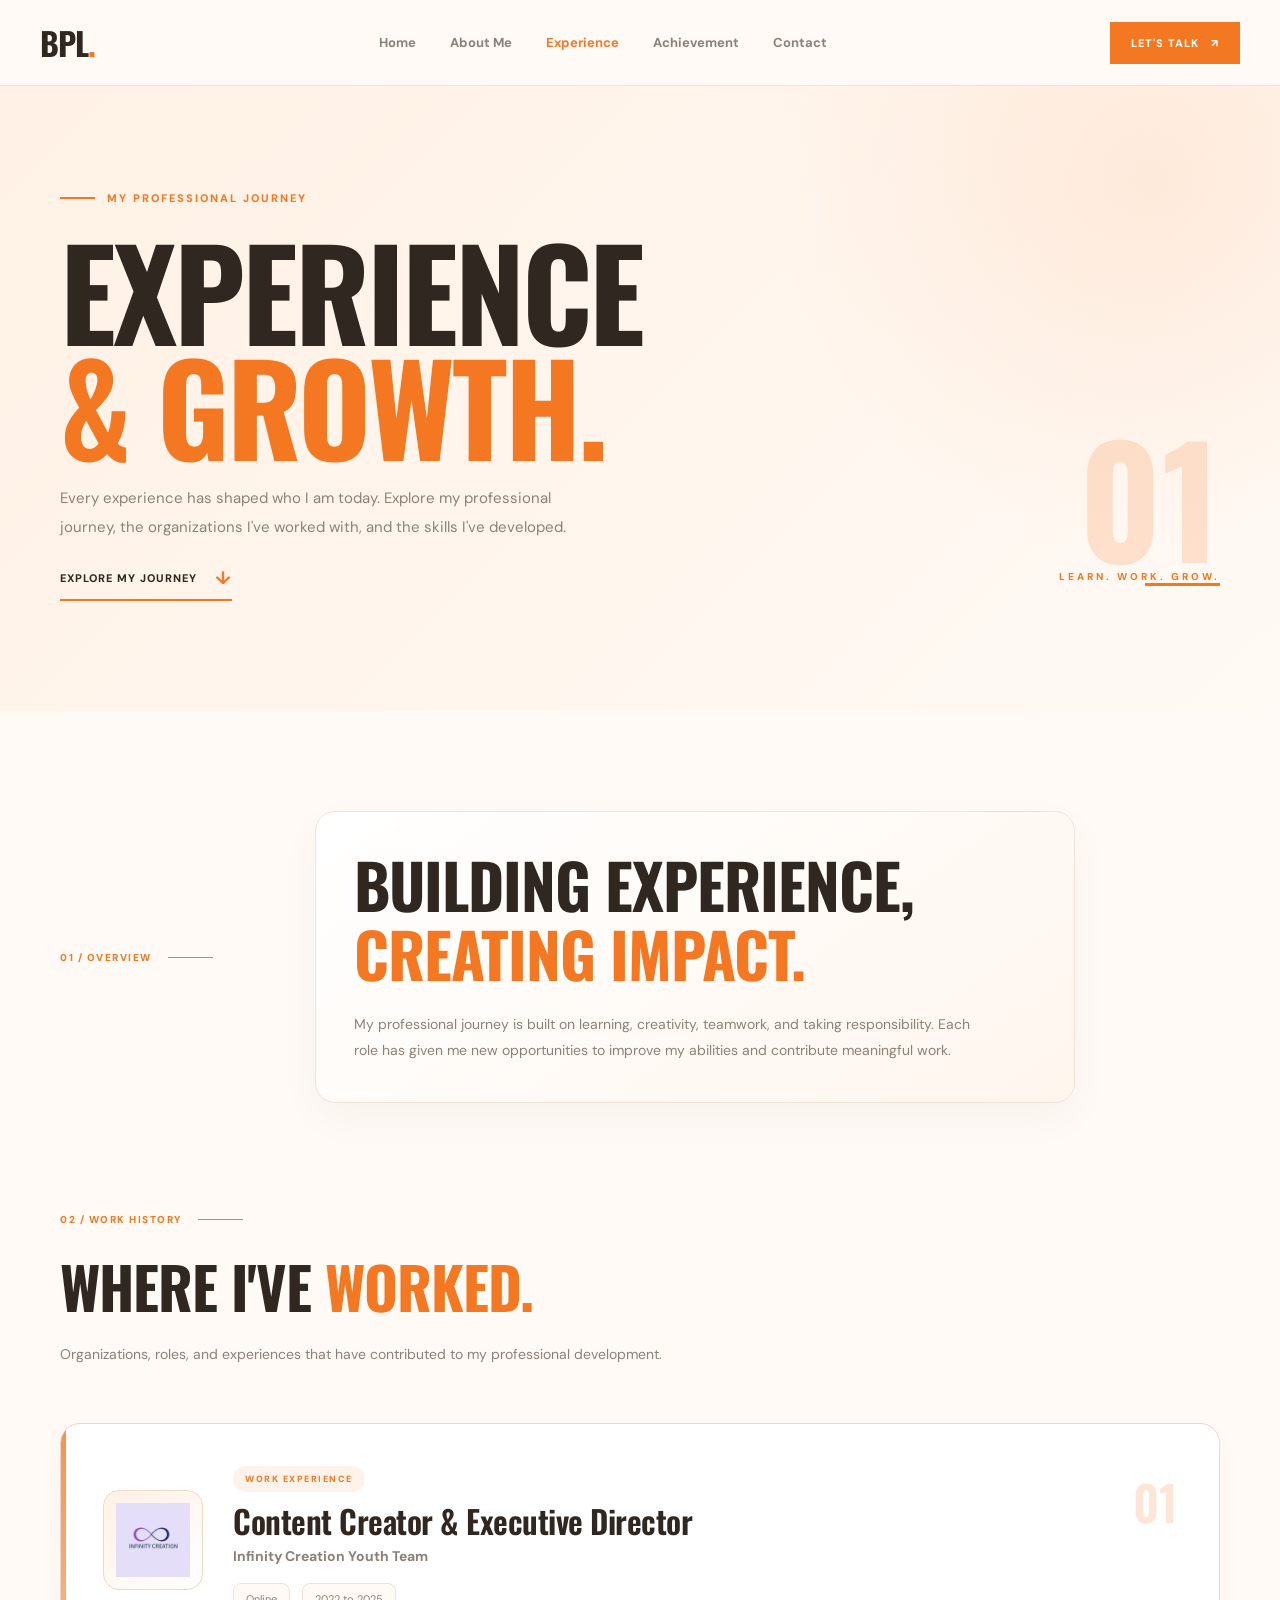
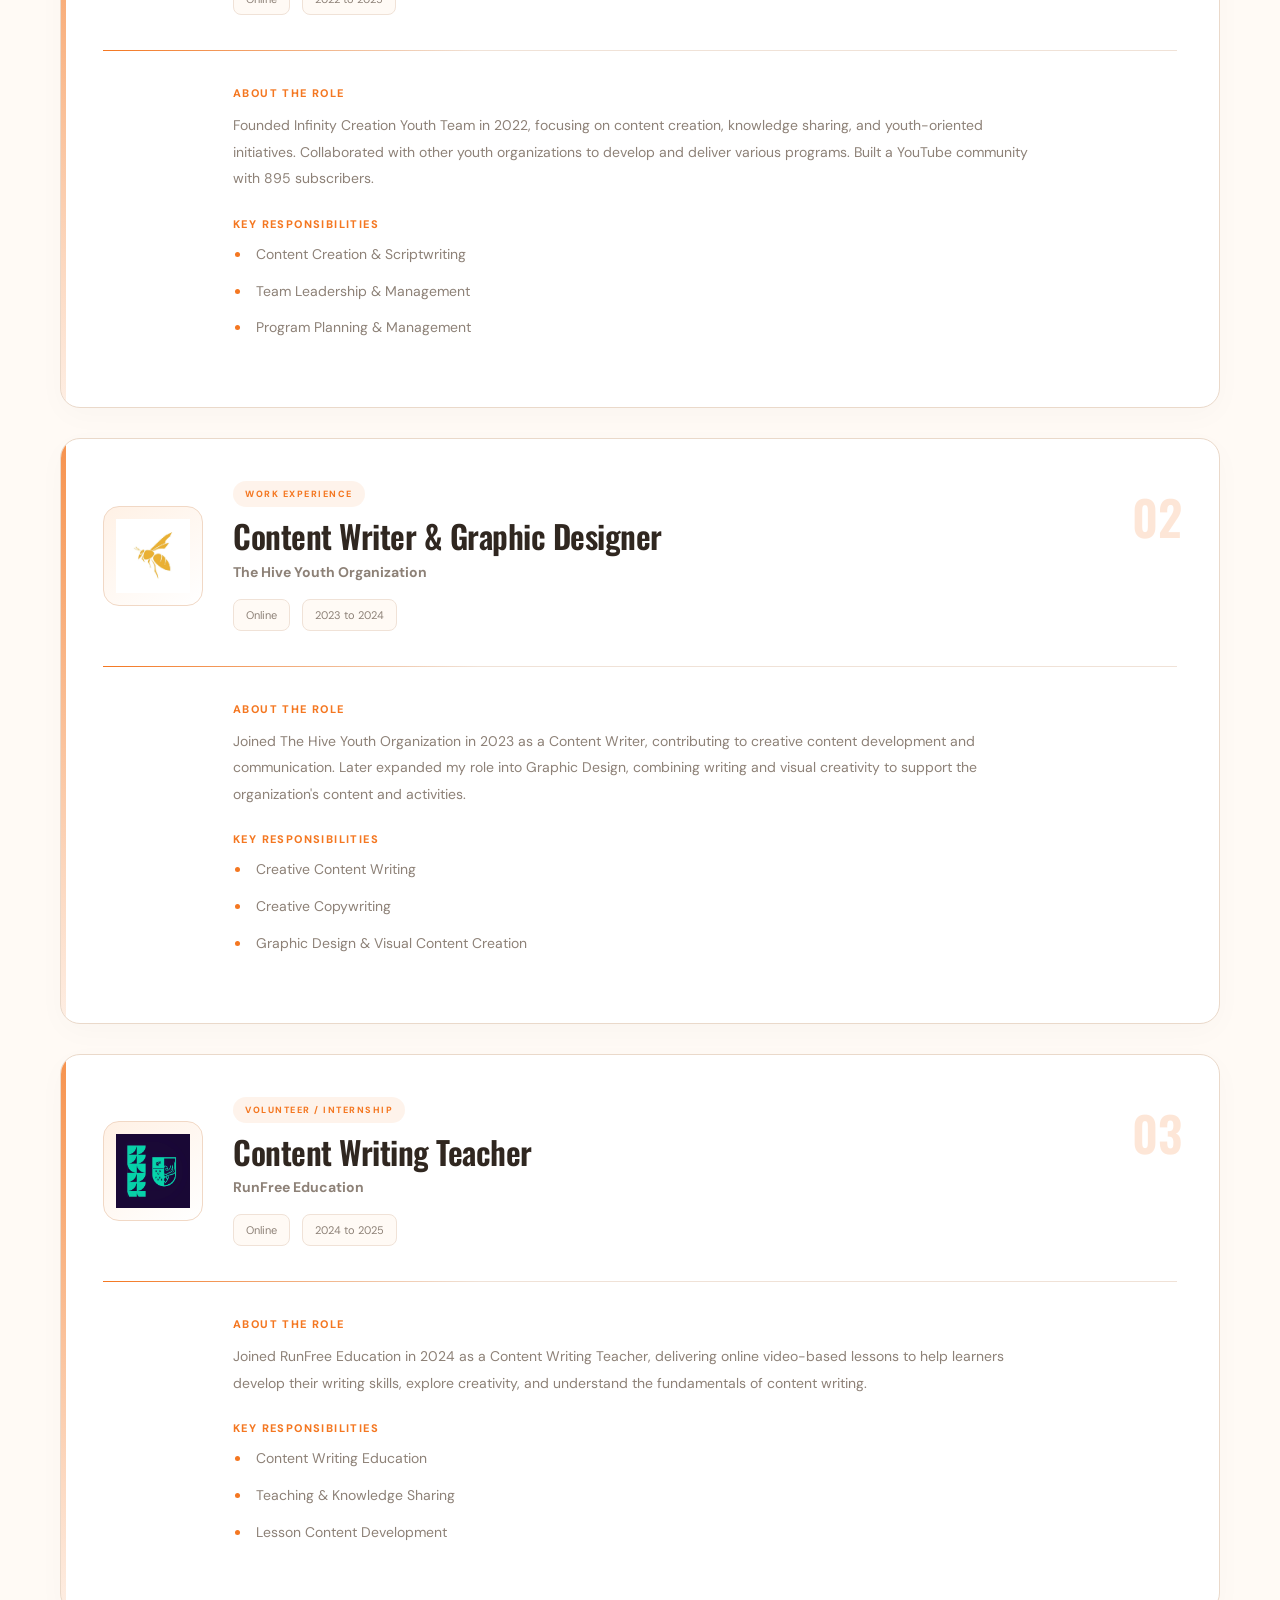
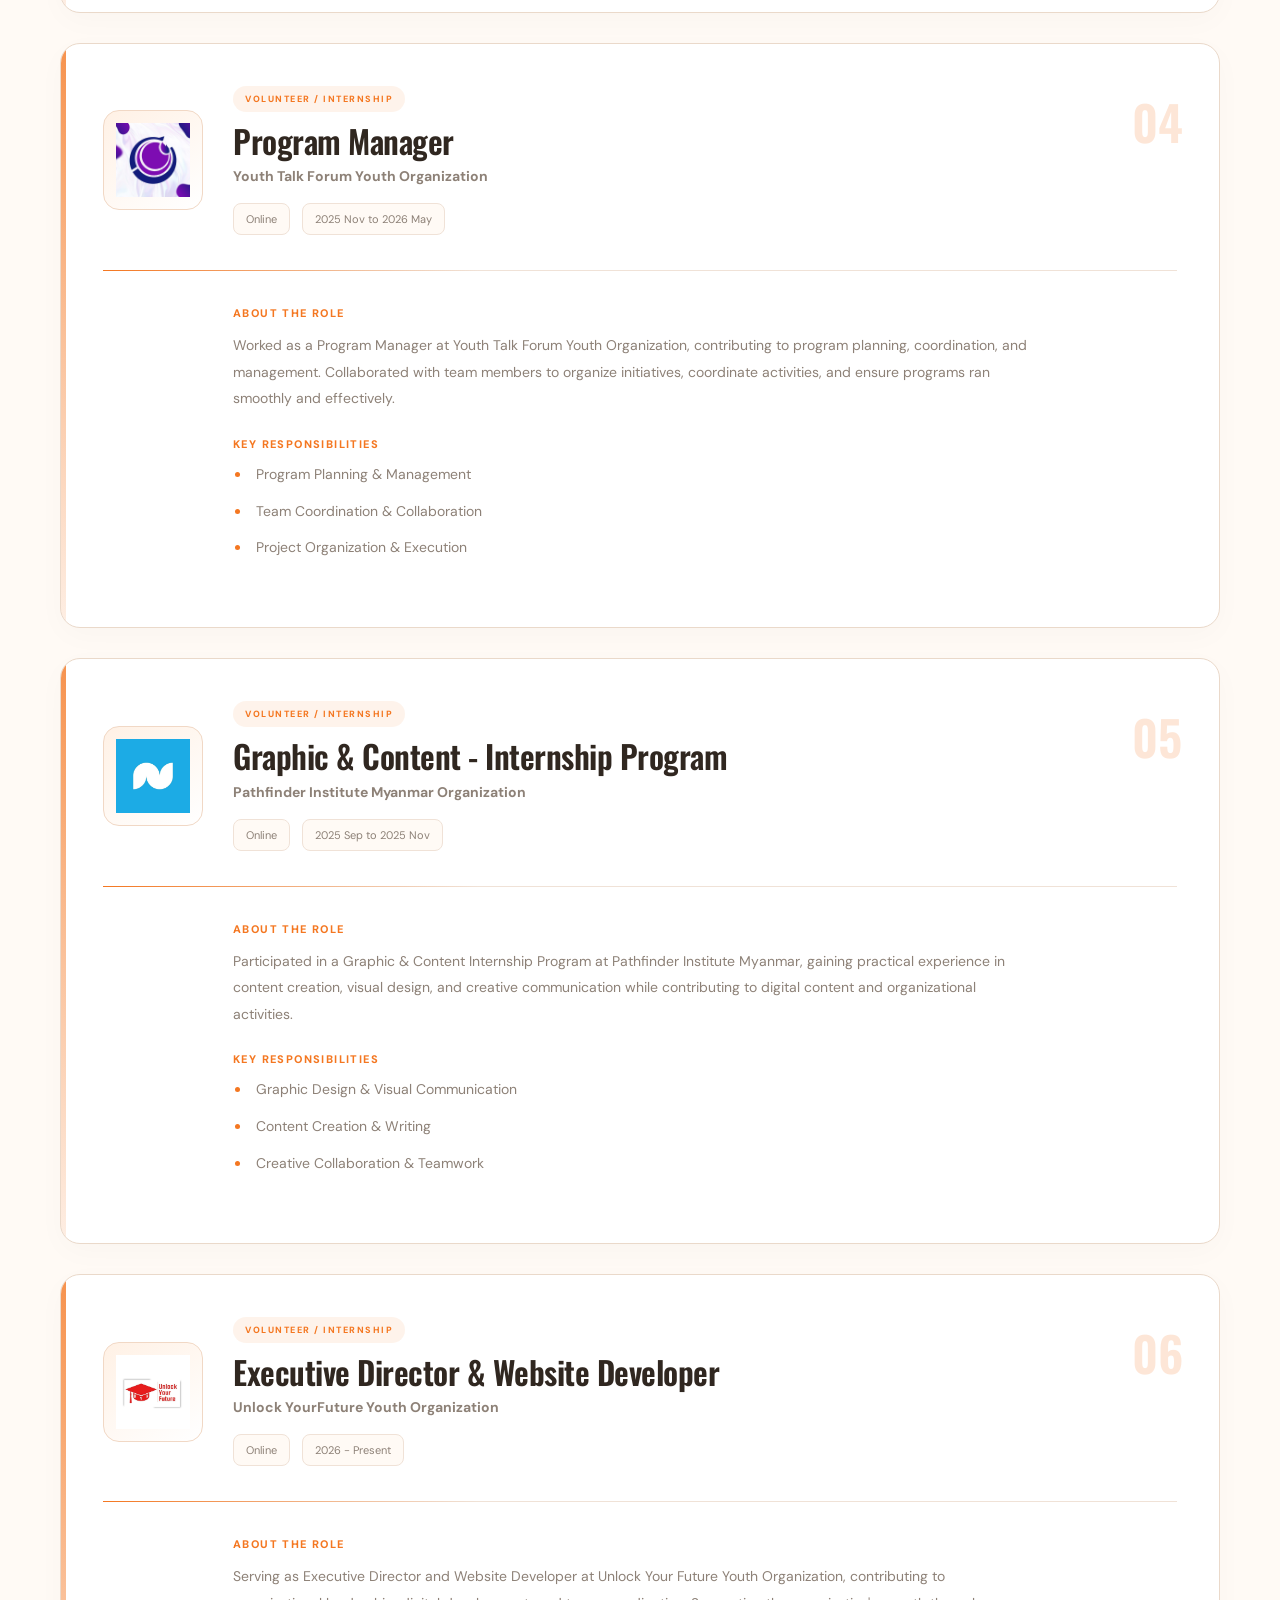
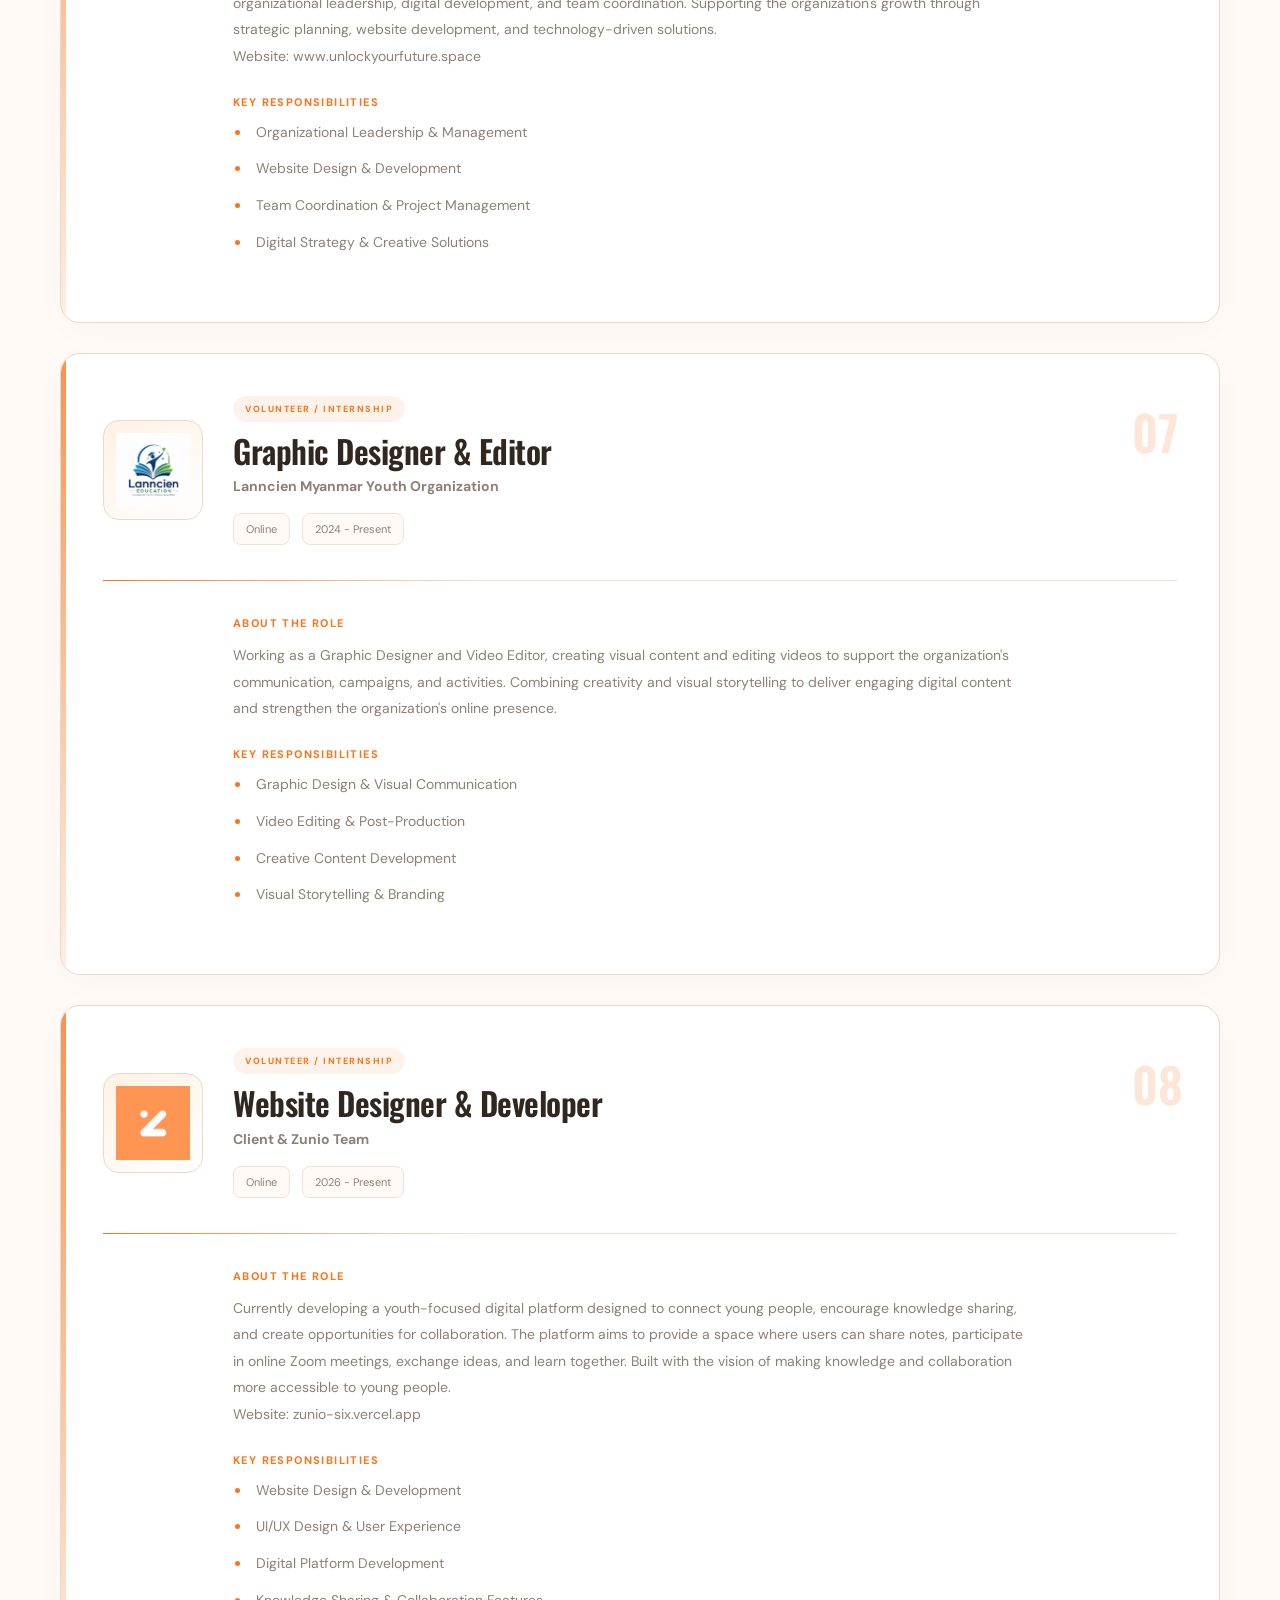
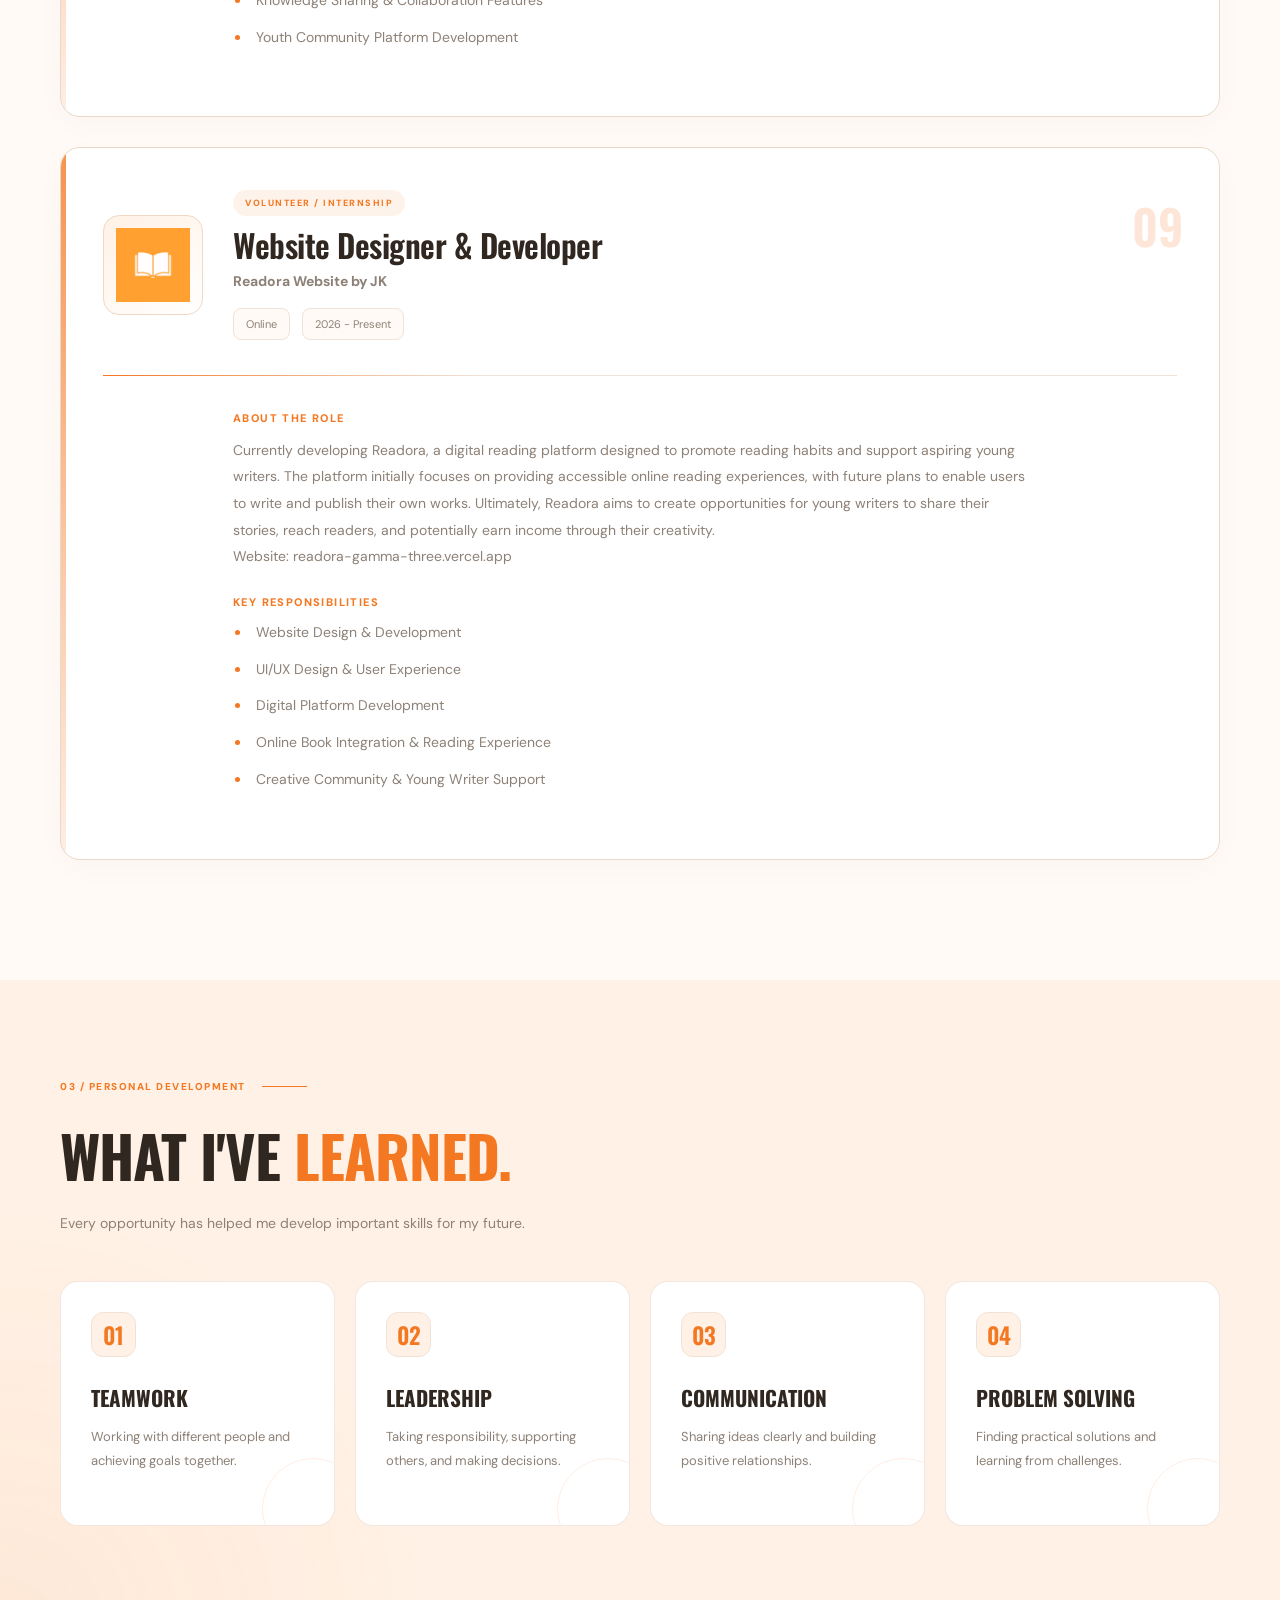
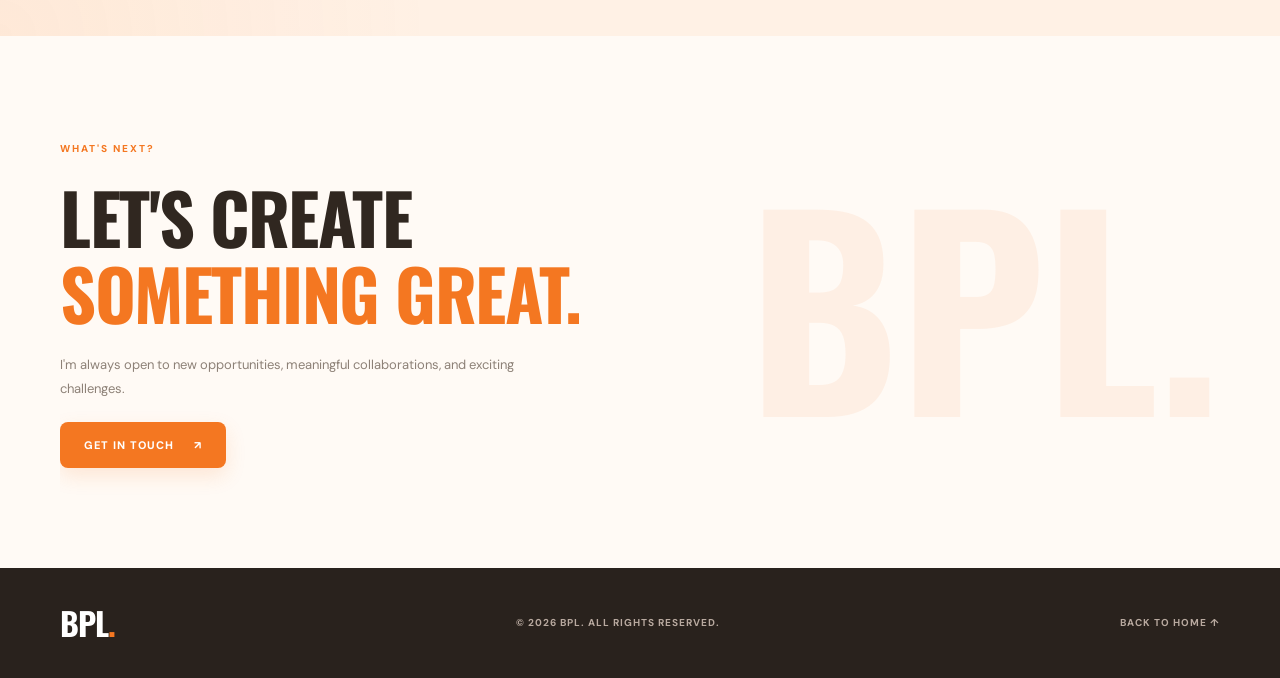
<file: Pages/experience.html>
<!DOCTYPE html>
<html lang="en">

<head>
    <meta charset="UTF-8">
    <meta name="viewport" content="width=device-width, initial-scale=1.0">

    <title>Experience | Portfolio</title>

    <link rel="stylesheet" href="../css/style.css">
    <link rel="stylesheet" href="../css/experience.css">

    <link rel="preconnect" href="https://fonts.googleapis.com">
    <link rel="preconnect" href="https://fonts.gstatic.com" crossorigin>

    <link href="https://fonts.googleapis.com/css2?family=DM+Sans:wght@400;500;600;700;800&family=Oswald:wght@400;500;600;700&display=swap" rel="stylesheet">
</head>

<body>

    <!-- HEADER -->
    <header class="page-header">
        <div class="header-container">

            <a href="../index.html" class="logo">BPL<span>.</span></a>

            <nav class="page-nav">
                <a href="../index.html">Home</a>
                <a href="about.html">About Me</a>
                <a href="experience.html" class="active">Experience</a>
                <a href="achievement.html">Achievement</a>
                <a href="contact.html">Contact</a>
            </nav>

            <a href="contact.html" class="header-cta">LET'S TALK <span>↗</span></a>

            <button class="mobile-menu-btn" id="mobileMenuBtn" aria-label="Open menu">
                <span></span>
                <span></span>
            </button>

        </div>
    </header>


    <main>

        <!-- HERO SECTION -->
        <section class="experience-hero">

            <div class="experience-hero-inner">

                <div class="experience-hero-text">
                    <span class="eyebrow">
                        <span class="eyebrow-line"></span>
                        MY PROFESSIONAL JOURNEY
                    </span>

                    <h1>
                        EXPERIENCE
                        <span>& GROWTH.</span>
                    </h1>

                    <p>
                        Every experience has shaped who I am today.
                        Explore my professional journey, the organizations
                        I've worked with, and the skills I've developed.
                    </p>

                    <a href="#workExperience" class="hero-link">
                        EXPLORE MY JOURNEY <span>↓</span>
                    </a>
                </div>

                <div class="experience-hero-side">
                    <div class="hero-side-number">01</div>
                    <p>LEARN. WORK. GROW.</p>
                    <div class="hero-side-line"></div>
                </div>

            </div>

        </section>


        <!-- EXPERIENCE INTRO -->
        <section class="experience-intro section-container">

            <div class="section-label">
                <span>01 / OVERVIEW</span>
                <span class="label-line"></span>
            </div>

            <div class="experience-intro-content">
                <h2>
                    BUILDING EXPERIENCE,
                    <span>CREATING IMPACT.</span>
                </h2>

                <p>
                    My professional journey is built on learning,
                    creativity, teamwork, and taking responsibility.
                    Each role has given me new opportunities to improve
                    my abilities and contribute meaningful work.
                </p>
            </div>

        </section>


        <!-- WORK EXPERIENCE -->
        <section class="work-experience-section section-container" id="workExperience">

            <div class="section-heading">
                <div class="section-label">
                    <span>02 / WORK HISTORY</span>
                    <span class="label-line"></span>
                </div>

                <h2>WHERE I'VE <span>WORKED.</span></h2>

                <p>
                    Organizations, roles, and experiences that have
                    contributed to my professional development.
                </p>
            </div>


            <div class="experience-list">


                <!-- EXPERIENCE CARD 01 -->
                <article class="experience-card">

                    <div class="experience-card-top">

                        <div class="organization-logo">
                            <img src="../image/IC.jpg"
                                 alt="Organization 1 Logo"
                                 onerror="this.style.display='none'; this.nextElementSibling.style.display='flex';">

                            <span class="logo-fallback">ORG</span>
                        </div>

                        <div class="experience-main-info">
                            <span class="experience-type">WORK EXPERIENCE</span>

                            <h3>Content Creator & Executive Director</h3>

                            <h4>Infinity Creation Youth Team</h4>

                            <div class="experience-meta">
                                <span>Online</span>
                                <span>2022 to 2025</span>
                            </div>
                        </div>

                        <div class="experience-number">01</div>

                    </div>

                    <div class="experience-divider"></div>

                    <div class="experience-details">

                        <div class="detail-label">ABOUT THE ROLE</div>

                        <p>
                            Founded Infinity Creation Youth Team in 2022, focusing on content creation, knowledge sharing, and youth-oriented initiatives. Collaborated with other youth organizations to develop and deliver various programs. Built a YouTube community with 895 subscribers.
                        </p>

                        <div class="detail-label">KEY RESPONSIBILITIES</div>

                        <ul>
                            <li>Content Creation & Scriptwriting</li>
                            <li>Team Leadership & Management</li>
                            <li>Program Planning & Management</li>
                        </ul>

                    </div>

                </article>


                <!-- EXPERIENCE CARD 02 -->
                <article class="experience-card">

                    <div class="experience-card-top">

                        <div class="organization-logo">
                            <img src="../image/Hive.jpg"
                                 alt="Organization 2 Logo"
                                 onerror="this.style.display='none'; this.nextElementSibling.style.display='flex';">

                            <span class="logo-fallback">ORG</span>
                        </div>

                        <div class="experience-main-info">
                            <span class="experience-type">WORK EXPERIENCE</span>

                            <h3>Content Writer & Graphic Designer</h3>

                            <h4>The Hive Youth Organization</h4>

                            <div class="experience-meta">
                                <span>Online</span>
                                <span>2023 to 2024</span>
                            </div>
                        </div>

                        <div class="experience-number">02</div>

                    </div>

                    <div class="experience-divider"></div>

                    <div class="experience-details">

                        <div class="detail-label">ABOUT THE ROLE</div>

                        <p>
                          Joined The Hive Youth Organization in 2023 as a Content Writer, contributing to creative content development and communication. Later expanded my role into Graphic Design, combining writing and visual creativity to support the organization's content and activities.
                        </p>

                        <div class="detail-label">KEY RESPONSIBILITIES</div>

                        <ul>
                            <li>Creative Content Writing</li>
                            <li>Creative Copywriting</li>
                            <li>Graphic Design & Visual Content Creation</li>
                        </ul>

                    </div>

                </article>


                <!-- EXPERIENCE CARD 03 -->
                <article class="experience-card">

                    <div class="experience-card-top">

                        <div class="organization-logo">
                            <img src="../image/RunFree.jpg"
                                 alt="Organization 3 Logo"
                                 onerror="this.style.display='none'; this.nextElementSibling.style.display='flex';">

                            <span class="logo-fallback">ORG</span>
                        </div>

                        <div class="experience-main-info">
                            <span class="experience-type">VOLUNTEER / INTERNSHIP</span>

                            <h3>Content Writing Teacher</h3>

                            <h4>RunFree Education</h4>

                            <div class="experience-meta">
                                <span>Online</span>
                                <span>2024 to 2025</span>
                            </div>
                        </div>

                        <div class="experience-number">03</div>

                    </div>

                    <div class="experience-divider"></div>

                    <div class="experience-details">

                        <div class="detail-label">ABOUT THE ROLE</div>

                        <p>
                            Joined RunFree Education in 2024 as a Content Writing Teacher, delivering online video-based lessons to help learners develop their writing skills, explore creativity, and understand the fundamentals of content writing.
                        </p>

                        <div class="detail-label">KEY RESPONSIBILITIES</div>

                        <ul>
                            <li>Content Writing Education</li>
                            <li>Teaching & Knowledge Sharing</li>
                            <li>Lesson Content Development</li>
                        </ul>

                    </div>

                </article>

                <!-- EXPERIENCE CARD 04 -->
                <article class="experience-card">

                    <div class="experience-card-top">

                        <div class="organization-logo">
                            <img src="../image/YTF.jpg"
                                 alt="Organization 4 Logo"
                                 onerror="this.style.display='none'; this.nextElementSibling.style.display='flex';">

                            <span class="logo-fallback">ORG</span>
                        </div>

                        <div class="experience-main-info">
                            <span class="experience-type">VOLUNTEER / INTERNSHIP</span>

                            <h3>Program Manager</h3>

                            <h4>Youth Talk Forum Youth Organization</h4>

                            <div class="experience-meta">
                                <span>Online</span>
                                <span>2025 Nov to 2026 May</span>
                            </div>
                        </div>

                        <div class="experience-number">04</div>

                    </div>

                    <div class="experience-divider"></div>

                    <div class="experience-details">

                        <div class="detail-label">ABOUT THE ROLE</div>

                        <p>Worked as a Program Manager at Youth Talk Forum Youth Organization, contributing to program planning, coordination, and management. Collaborated with team members to organize initiatives, coordinate activities, and ensure programs ran smoothly and effectively.                        </p>

                        <div class="detail-label">KEY RESPONSIBILITIES</div>

                        <ul>
                            <li>Program Planning & Management</li>
                            <li>Team Coordination & Collaboration</li>
                            <li>Project Organization & Execution</li>
                        </ul>

                    </div>

                </article>

                <!-- EXPERIENCE CARD 05 -->
                <article class="experience-card">

                    <div class="experience-card-top">

                        <div class="organization-logo">
                            <img src="../image/Pathfinder.jpg"
                                 alt="Organization 5 Logo"
                                 onerror="this.style.display='none'; this.nextElementSibling.style.display='flex';">

                            <span class="logo-fallback">ORG</span>
                        </div>

                        <div class="experience-main-info">
                            <span class="experience-type">VOLUNTEER / INTERNSHIP</span>

                            <h3>Graphic & Content - Internship Program</h3>

                            <h4>Pathfinder Institute Myanmar Organization</h4>

                            <div class="experience-meta">
                                <span>Online</span>
                                <span>2025 Sep to 2025 Nov</span>
                            </div>
                        </div>

                        <div class="experience-number">05</div>

                    </div>

                    <div class="experience-divider"></div>

                    <div class="experience-details">

                        <div class="detail-label">ABOUT THE ROLE</div>

                        <p>Participated in a Graphic & Content Internship Program at Pathfinder Institute Myanmar, gaining practical experience in content creation, visual design, and creative communication while contributing to digital content and organizational activities. </p>

                        <div class="detail-label">KEY RESPONSIBILITIES</div>

                        <ul>
                            <li>Graphic Design & Visual Communication</li>
                            <li>Content Creation & Writing</li>
                            <li>Creative Collaboration & Teamwork</li>
                        </ul>

                    </div> 

                </article>

                <!-- EXPERIENCE CARD 06 -->
                <article class="experience-card">

                    <div class="experience-card-top">

                        <div class="organization-logo">
                            <img src="../image/UYF.jpg"
                                 alt="Organization 6 Logo"
                                 onerror="this.style.display='none'; this.nextElementSibling.style.display='flex';">

                            <span class="logo-fallback">ORG</span>
                        </div>

                        <div class="experience-main-info">
                            <span class="experience-type">VOLUNTEER / INTERNSHIP</span>

                            <h3>Executive Director & Website Developer</h3>

                            <h4>Unlock YourFuture Youth Organization</h4>

                            <div class="experience-meta">
                                <span>Online</span>
                                <span>2026 - Present</span>
                            </div>
                        </div>

                        <div class="experience-number">06</div>

                    </div>

                    <div class="experience-divider"></div>

                    <div class="experience-details">

                        <div class="detail-label">ABOUT THE ROLE</div>

                        <p>Serving as Executive Director and Website Developer at Unlock Your Future Youth Organization, contributing to organizational leadership, digital development, and team coordination. Supporting the organization's growth through strategic planning, website development, and technology-driven solutions.
                         
                            <br> Website: www.unlockyourfuture.space
                        </p>

                        <div class="detail-label">KEY RESPONSIBILITIES</div>

                        <ul>
                            <li>Organizational Leadership & Management</li>
                            <li>Website Design & Development</li>
                            <li>Team Coordination & Project Management</li>
                            <li>Digital Strategy & Creative Solutions</li>
                        </ul>


                    </div> 

                </article>

                <!-- EXPERIENCE CARD 07 -->
                <article class="experience-card">

                    <div class="experience-card-top">

                        <div class="organization-logo">
                            <img src="../image/Lanncien.jpg"
                                 alt="Organization 7 Logo"
                                 onerror="this.style.display='none'; this.nextElementSibling.style.display='flex';">

                            <span class="logo-fallback">ORG</span>
                        </div>

                        <div class="experience-main-info">
                            <span class="experience-type">VOLUNTEER / INTERNSHIP</span>

                            <h3>Graphic Designer & Editor</h3>

                            <h4>Lanncien Myanmar Youth Organization</h4>

                            <div class="experience-meta">
                                <span>Online</span>
                                <span>2024 - Present</span>
                            </div>
                        </div>

                        <div class="experience-number">07</div>

                    </div>

                    <div class="experience-divider"></div>

                    <div class="experience-details">

                        <div class="detail-label">ABOUT THE ROLE</div>

                        <p>Working as a Graphic Designer and Video Editor, creating visual content and editing videos to support the organization's communication, campaigns, and activities. Combining creativity and visual storytelling to deliver engaging digital content and strengthen the organization's online presence. </p>

                        <div class="detail-label">KEY RESPONSIBILITIES</div>

                        <ul>
                            <li>Graphic Design & Visual Communication</li>
                            <li>Video Editing & Post-Production</li>
                            <li>Creative Content Development</li>
                            <li>Visual Storytelling & Branding</li>
                        </ul>

                    </div> 

                </article>

                <!-- EXPERIENCE CARD 08 -->
                <article class="experience-card">

                    <div class="experience-card-top">

                        <div class="organization-logo">
                            <img src="../image/Zunion.jpg"
                                 alt="Organization 8 Logo"
                                 onerror="this.style.display='none'; this.nextElementSibling.style.display='flex';">

                            <span class="logo-fallback">ORG</span>
                        </div>

                        <div class="experience-main-info">
                            <span class="experience-type">VOLUNTEER / INTERNSHIP</span>

                            <h3>Website Designer & Developer</h3>

                            <h4>Client & Zunio Team</h4>

                            <div class="experience-meta">
                                <span>Online</span>
                                <span>2026 - Present</span>
                            </div>
                        </div>

                        <div class="experience-number">08</div>

                    </div>

                    <div class="experience-divider"></div>

                    <div class="experience-details">

                        <div class="detail-label">ABOUT THE ROLE</div>

                        <p>Currently developing a youth-focused digital platform designed to connect young people, encourage knowledge sharing, and create opportunities for collaboration. The platform aims to provide a space where users can share notes, participate in online Zoom meetings, exchange ideas, and learn together. Built with the vision of making knowledge and collaboration more accessible to young people.
                            <br> Website: zunio-six.vercel.app

                        <div class="detail-label">KEY RESPONSIBILITIES</div>

                        <ul>
                            <li>Website Design & Development</li>
                            <li>UI/UX Design & User Experience</li>
                            <li>Digital Platform Development</li>
                            <li>Knowledge Sharing & Collaboration Features</li>
                            <li>Youth Community Platform Development</li>
                        </ul>

                    </div> 

                </article>

                <!-- EXPERIENCE CARD 09 -->
                <article class="experience-card">

                    <div class="experience-card-top">

                        <div class="organization-logo">
                            <img src="../image/Readora.jpg"
                                 alt="Organization 9 Logo"
                                 onerror="this.style.display='none'; this.nextElementSibling.style.display='flex';">

                            <span class="logo-fallback">ORG</span>
                        </div>

                        <div class="experience-main-info">
                            <span class="experience-type">VOLUNTEER / INTERNSHIP</span>

                            <h3>Website Designer & Developer</h3>

                            <h4>Readora Website by JK</h4>

                            <div class="experience-meta">
                                <span>Online</span>
                                <span>2026 - Present</span>
                            </div>
                        </div>

                        <div class="experience-number">09</div>

                    </div>

                    <div class="experience-divider"></div>

                    <div class="experience-details">

                        <div class="detail-label">ABOUT THE ROLE</div>

                        <p>Currently developing Readora, a digital reading platform designed to promote reading habits and support aspiring young writers. The platform initially focuses on providing accessible online reading experiences, with future plans to enable users to write and publish their own works. Ultimately, Readora aims to create opportunities for young writers to share their stories, reach readers, and potentially earn income through their creativity.
                            <br> Website: readora-gamma-three.vercel.app
                        </p>

                        <div class="detail-label">KEY RESPONSIBILITIES</div>

                        <ul>
                            <li>Website Design & Development</li>
                            <li>UI/UX Design & User Experience</li>
                            <li>Digital Platform Development</li>
                            <li>Online Book Integration & Reading Experience</li>
                            <li>Creative Community & Young Writer Support</li>
                        </ul>

                    </div> 

                </article>
            


            </div>

        </section>


        <!-- WHAT I LEARNED -->
        <section class="experience-learning-section">

            <div class="section-container">

                <div class="section-label">
                    <span>03 / PERSONAL DEVELOPMENT</span>
                    <span class="label-line"></span>
                </div>

                <div class="learning-heading">
                    <h2>WHAT I'VE <span>LEARNED.</span></h2>
                    <p>
                        Every opportunity has helped me develop
                        important skills for my future.
                    </p>
                </div>

                <div class="learning-grid">

                    <div class="learning-card">
                        <span class="learning-number">01</span>
                        <h3>TEAMWORK</h3>
                        <p>
                            Working with different people and
                            achieving goals together.
                        </p>
                    </div>

                    <div class="learning-card">
                        <span class="learning-number">02</span>
                        <h3>LEADERSHIP</h3>
                        <p>
                            Taking responsibility, supporting others,
                            and making decisions.
                        </p>
                    </div>

                    <div class="learning-card">
                        <span class="learning-number">03</span>
                        <h3>COMMUNICATION</h3>
                        <p>
                            Sharing ideas clearly and building
                            positive relationships.
                        </p>
                    </div>

                    <div class="learning-card">
                        <span class="learning-number">04</span>
                        <h3>PROBLEM SOLVING</h3>
                        <p>
                            Finding practical solutions and
                            learning from challenges.
                        </p>
                    </div>

                </div>

            </div>

        </section>


        <!-- CTA -->
        <section class="experience-cta section-container">

            <div class="cta-content">
                <span>WHAT'S NEXT?</span>

                <h2>
                    LET'S CREATE
                    <span>SOMETHING GREAT.</span>
                </h2>

                <p>
                    I'm always open to new opportunities,
                    meaningful collaborations, and exciting challenges.
                </p>

                <a href="contact.html" class="cta-button">
                    GET IN TOUCH <span>↗</span>
                </a>
            </div>

            <div class="cta-decoration">BPL.</div>

        </section>

    </main>


    <!-- FOOTER -->
    <footer class="experience-footer">
        <div class="section-container footer-inner">

            <a href="../index.html" class="footer-logo">BPL<span>.</span></a>

            <p>© <span id="footerYear"></span> BPL. ALL RIGHTS RESERVED.</p>

            <a href="../index.html">BACK TO HOME ↑</a>

        </div>
    </footer>


    <script src="../JS/script.js"></script>
    <script src="../JS/experience.js"></script>

</body>
</html>
</file>
<file: css/style.css>
/* ==========================================
   BPL PORTFOLIO
   ORIGINAL ORANGE / CREAM DESIGN
   PREMIUM ABOUT + MOBILE VERTICAL NAVIGATION
========================================== */

:root {
    --primary: #f47721;
    --primary-dark: #df5f0d;
    --text: #302720;
    --muted: #8d8177;
    --background: #fffaf5;
    --white: #ffffff;
    --border: #f0e2d7;
    --cream: #fff1e5;
    --font-main: "DM Sans", sans-serif;
    --font-heading: "Oswald", sans-serif;
}

* {
    margin: 0;
    padding: 0;
    box-sizing: border-box;
}

html {
    scroll-behavior: smooth;
    scroll-padding-top: 30px;
}

body {
    width: 100%;
    overflow-x: hidden;
    background: var(--background);
    color: var(--text);
    font-family: var(--font-main);
}

a {
    color: inherit;
    text-decoration: none;
}

button {
    font: inherit;
}

img {
    display: block;
    max-width: 100%;
}

::selection {
    background: var(--primary);
    color: var(--white);
}

/* ==========================================
   LOADER
========================================== */

.loader {
    position: fixed;
    inset: 0;
    z-index: 9999;
    display: grid;
    place-items: center;
    background: var(--background);
    transition: opacity .5s ease, visibility .5s ease;
}

.loader span {
    font-family: var(--font-heading);
    font-size: 55px;
    color: var(--primary);
    animation: loaderPulse 1s infinite alternate;
}

@keyframes loaderPulse {
    from {
        opacity: .4;
        transform: scale(.95);
    }

    to {
        opacity: 1;
        transform: scale(1);
    }
}

/* ==========================================
   HERO
========================================== */

.hero {
    position: relative;
    min-height: 760px;
    padding: 35px 7%;
    overflow: hidden;
    display: flex;
    flex-direction: column;
    justify-content: space-between;

    background:
        radial-gradient(circle at 85% 25%, rgba(244,119,33,.18), transparent 32%),
        linear-gradient(135deg, #fff1e5 0%, #fffaf5 55%, #ffe6d2 100%);
}

.hero::before {
    content: "";
    position: absolute;
    width: 420px;
    height: 420px;
    top: 100px;
    right: 5%;
    border: 1px solid rgba(244,119,33,.18);
    border-radius: 50%;
}

.hero::after {
    content: "";
    position: absolute;
    width: 280px;
    height: 280px;
    top: 170px;
    right: 12%;
    border: 1px solid rgba(244,119,33,.13);
    border-radius: 50%;
}

.hero-top {
    position: relative;
    z-index: 3;
    display: flex;
    justify-content: space-between;
    align-items: center;
}

.brand,
.footer-brand {
    font-family: var(--font-heading);
    font-size: 34px;
    font-weight: 700;
}

.brand span,
.footer-brand span {
    color: var(--primary);
}

.hero-top-text,
.hero-bottom,
.portrait-label {
    font-size: 10px;
    font-weight: 700;
    letter-spacing: 2px;
    color: var(--muted);
}

.hero-content {
    position: relative;
    z-index: 2;
    width: 75%;
    padding: 65px 0 70px;
}

.hero-kicker,
.eyebrow {
    color: var(--primary);
    font-size: 11px;
    font-weight: 800;
    letter-spacing: 3px;
}

.hero-logo {
    margin: 8px 0 10px;
    font-family: var(--font-heading);
    font-size: clamp(90px, 13vw, 190px);
    line-height: .95;
    font-weight: 700;
    letter-spacing: -5px;
    white-space: nowrap;
}

.hero-logo span {
    color: var(--primary);
}

.hero-caption {
    display: flex;
    align-items: flex-end;
    gap: 35px;
    margin-top: 28px;
}

.hero-quote {
    font-size: 17px;
    line-height: 1.8;
    font-weight: 500;
}

.hero-caption > span {
    padding-bottom: 4px;
    color: var(--muted);
    font-size: 9px;
    font-weight: 700;
    letter-spacing: 2px;
}

/* HERO NAVIGATION */

.hero-nav {
    display: flex;
    flex-wrap: wrap;
    gap: 14px 30px;
    margin-top: 45px;
}

.hero-nav a {
    padding-bottom: 8px;
    border-bottom: 1px solid var(--border);
    font-size: 12px;
    font-weight: 700;
    transition: .3s ease;
}

.hero-nav a span {
    margin-left: 5px;
    color: var(--primary);
}

.hero-nav a:hover {
    color: var(--primary);
    border-color: var(--primary);
}

.hero-portrait {
    position: absolute;
    right: 8%;
    bottom: 0;
    z-index: 1;
    width: 31%;
    height: 590px;
    display: flex;
    align-items: flex-end;
    justify-content: center;
}

.portrait-outline {
    position: absolute;
    top: 90px;
    width: 90%;
    height: 80%;
    border: 1px solid #f2c6a6;
    border-radius: 180px 180px 0 0;
}

.hero-profile {
    position: relative;
    z-index: 1;
    width: 100%;
    height: 100%;
    object-fit: contain;
    object-position: bottom;
}

.portrait-label {
    position: absolute;
    right: -25px;
    bottom: 35%;
    z-index: 2;
    transform: rotate(90deg);
    transform-origin: right;
}

.hero-bottom {
    position: relative;
    z-index: 3;
    display: flex;
    justify-content: space-between;
    padding-top: 20px;
    border-top: 1px solid var(--border);
}

/* ==========================================
   COMMON SECTION
========================================== */

.section {
    position: relative;
    padding: 110px 8%;
}

.section-number {
    display: block;
    color: var(--muted);
    font-size: 10px;
    font-weight: 800;
    letter-spacing: 2px;
}

.section-heading {
    margin-bottom: 55px;
}

.section-heading .eyebrow {
    margin-top: 35px;
}

.section-title {
    margin-top: 12px;
    font-family: var(--font-heading);
    font-size: clamp(55px, 7vw, 100px);
    line-height: .98;
    font-weight: 600;
    letter-spacing: -1px;
}

.section-title span {
    color: var(--primary);
}

.text-link {
    display: inline-flex;
    align-items: center;
    gap: 15px;
    padding-bottom: 9px;
    border-bottom: 1px solid var(--primary);
    color: var(--text);
    font-size: 11px;
    font-weight: 800;
    letter-spacing: 1px;
    transition: .3s ease;
}

.text-link span {
    color: var(--primary);
    font-size: 17px;
}

.text-link:hover {
    color: var(--primary);
    gap: 22px;
}

/* ==========================================
   ABOUT - PREMIUM DESIGN
========================================== */

.about-section {
    position: relative;
    display: grid;
    grid-template-columns: .7fr 1.3fr;
    gap: 75px;
    overflow: hidden;

    background:
        radial-gradient(circle at 8% 90%, rgba(244,119,33,.13), transparent 28%),
        radial-gradient(circle at 95% 10%, rgba(244,119,33,.10), transparent 30%),
        linear-gradient(135deg, #fff1e5 0%, #fff8f2 55%, #ffecdf 100%);
}

.about-section::before {
    content: "ABOUT";
    position: absolute;
    right: -25px;
    bottom: -55px;
    font-family: var(--font-heading);
    font-size: clamp(130px, 22vw, 300px);
    font-weight: 700;
    line-height: 1;
    color: rgba(244,119,33,.045);
    pointer-events: none;
}

.about-section > * {
    position: relative;
    z-index: 1;
}

.about-tabs {
    display: flex;
    flex-direction: column;
    gap: 12px;
    margin-top: 65px;
}

.about-tab {
    position: relative;
    width: 100%;
    padding: 19px 22px;
    border: 1px solid rgba(223,95,13,.15);
    border-radius: 10px;
    background: rgba(255,255,255,.7);
    color: var(--muted);
    text-align: left;
    font-family: var(--font-main);
    font-size: 12px;
    font-weight: 800;
    letter-spacing: 2px;
    cursor: pointer;
    transition: .35s ease;
    box-shadow: 0 5px 18px rgba(70,40,20,.025);
}

.about-tab::after {
    content: "↗";
    position: absolute;
    right: 20px;
    color: var(--primary);
    opacity: 0;
    transform: translate(-5px, 5px);
    transition: .3s ease;
}

.about-tab:hover,
.about-tab.active {
    background: var(--primary);
    color: white;
    border-color: var(--primary);
    transform: translateX(7px);
    box-shadow: 0 12px 25px rgba(244,119,33,.2);
}

.about-tab.active::after,
.about-tab:hover::after {
    opacity: 1;
    color: white;
    transform: translate(0, 0);
}

.about-content {
    max-width: 720px;
    width: 100%;
    padding: 42px;
    border: 1px solid rgba(240,226,215,.9);
    border-radius: 18px;
    background: rgba(255,255,255,.85);
    box-shadow: 0 18px 55px rgba(70,40,20,.07);
    backdrop-filter: blur(10px);
}

.about-panel {
    display: none;
    animation: aboutFade .45s ease;
}

.about-panel.active {
    display: block;
}

@keyframes aboutFade {
    from {
        opacity: 0;
        transform: translateY(15px);
    }

    to {
        opacity: 1;
        transform: translateY(0);
    }
}

.about-content .eyebrow {
    margin-bottom: 25px;
}

.about-description {
    max-width: 600px;
    margin: 25px 0;
    color: var(--muted);
    font-size: 15px;
    line-height: 2;
}

.about-content .text-link {
    margin-top: 15px;
}

/* ==========================================
   EXPERIENCE
========================================== */

.experience-section {
    background: var(--background);
}

.experience-layout {
    display: grid;
    grid-template-columns: 1fr 1fr;
    gap: 35px;
    align-items: stretch;
}

.experience-chart-card,
.experience-timeline {
    min-width: 0;
    padding: 35px;
    border: 1px solid var(--border);
    background: var(--white);
}

.card-heading {
    display: flex;
    justify-content: space-between;
    gap: 10px;
    padding-bottom: 25px;
    border-bottom: 1px solid var(--border);
    font-size: 11px;
    font-weight: 800;
    letter-spacing: 1.5px;
}

.card-heading span:last-child {
    color: var(--muted);
}

.chart-bars {
    display: flex;
    flex-direction: column;
    gap: 27px;
    padding-top: 30px;
}

.chart-item {
    min-width: 0;
}

.chart-info {
    display: flex;
    justify-content: space-between;
    gap: 12px;
    margin-bottom: 10px;
    font-size: 12px;
    font-weight: 700;
}

.chart-info span:last-child {
    color: var(--primary);
}

.chart-track {
    width: 100%;
    height: 7px;
    overflow: hidden;
    background: var(--cream);
    border-radius: 20px;
}

.chart-fill {
    width: 0;
    height: 100%;
    background: var(--primary);
    border-radius: 20px;
    transition: width 1.2s ease;
}

.experience-timeline {
    display: flex;
    flex-direction: column;
}

.timeline-item {
    position: relative;
    display: flex;
    gap: 20px;
    padding: 30px 0 15px;
}

.timeline-dot {
    flex-shrink: 0;
    width: 11px;
    height: 11px;
    margin-top: 5px;
    border: 3px solid var(--primary);
    border-radius: 50%;
    box-shadow: 0 0 0 5px var(--cream);
}

.timeline-date {
    color: var(--primary);
    font-size: 10px;
    font-weight: 800;
    letter-spacing: 2px;
}

.timeline-item h3 {
    margin: 9px 0;
    font-family: var(--font-heading);
    font-size: 24px;
    font-weight: 500;
}

.timeline-item p {
    color: var(--muted);
    font-size: 12px;
    line-height: 1.8;
}

.experience-timeline .text-link {
    align-self: flex-start;
    margin-top: auto;
}

/* ==========================================
   ACHIEVEMENT
========================================== */

.achievement-section {
    overflow: hidden;
    background: var(--white);
}

.achievement-stage {
    position: relative;
    min-height: 470px;
    display: flex;
    align-items: center;
    justify-content: center;
    overflow: hidden;
    background: #fff4eb;
}

.achievement-bg-text {
    position: absolute;
    top: 35px;
    left: 0;
    width: 100%;
    color: rgba(244,119,33,.08);
    font-family: var(--font-heading);
    font-size: clamp(90px,18vw,230px);
    font-weight: 700;
    text-align: center;
    line-height: 1;
}

.achievement-image {
    position: relative;
    z-index: 1;
    align-self: flex-end;
    width: 40%;
    height: 420px;
}

.achievement-image img {
    width: 100%;
    height: 100%;
    object-fit: contain;
    object-position: bottom;
}

.achievement-orange {
    position: relative;
    z-index: 2;
    width: 38%;
    margin-left: -30px;
    padding: 40px;
    background: var(--primary);
    color: var(--white);
}

.achievement-orange > span {
    font-size: 10px;
    font-weight: 800;
    letter-spacing: 3px;
}

.achievement-orange h3 {
    margin: 20px 0;
    font-family: var(--font-heading);
    font-size: clamp(35px,5vw,65px);
    line-height: 1.05;
}

.achievement-orange p {
    font-size: 12px;
    line-height: 1.8;
}

.achievement-footer {
    display: flex;
    justify-content: space-between;
    align-items: center;
    gap: 20px;
    margin-top: 30px;
}

.achievement-footer p {
    color: var(--muted);
    font-size: 13px;
}

/* ==========================================
   CONTACT
========================================== */

.contact-section {
    padding-bottom: 30px;
    background: var(--background);
}

.contact-main {
    padding: 70px 0 110px;
}

.contact-main .eyebrow {
    margin-top: 40px;
}

.contact-main h2 {
    margin: 20px 0;
    font-family: var(--font-heading);
    font-size: clamp(80px,13vw,175px);
    line-height: .9;
    font-weight: 600;
}

.contact-main h2 span {
    color: var(--primary);
}

.contact-description {
    max-width: 450px;
    margin: 30px 0;
    color: var(--muted);
    font-size: 14px;
    line-height: 2;
}

.contact-button {
    display: inline-flex;
    align-items: center;
    gap: 35px;
    padding: 18px 25px;
    background: var(--primary);
    color: var(--white);
    font-size: 11px;
    font-weight: 800;
    letter-spacing: 1px;
    transition: .3s ease;
}

.contact-button:hover {
    background: var(--primary-dark);
    transform: translateY(-3px);
}

.contact-button span {
    font-size: 18px;
}

.contact-footer {
    display: flex;
    justify-content: space-between;
    align-items: center;
    flex-wrap: wrap;
    gap: 25px;
    padding: 30px 0 10px;
    border-top: 1px solid var(--border);
}

.footer-links {
    display: flex;
    flex-wrap: wrap;
    gap: 22px;
}

.footer-links a,
.contact-footer p {
    color: var(--muted);
    font-size: 9px;
    font-weight: 800;
    letter-spacing: 1px;
}

.footer-links a:hover {
    color: var(--primary);
}

/* ==========================================
   BACK TO TOP
========================================== */

.back-to-top {
    position: fixed;
    right: 25px;
    bottom: 25px;
    z-index: 100;
    width: 45px;
    height: 45px;
    border: none;
    border-radius: 50%;
    background: var(--primary);
    color: var(--white);
    font-size: 22px;
    cursor: pointer;
    opacity: 0;
    visibility: hidden;
    transform: translateY(10px);
    transition: .3s ease;
}

.back-to-top.show {
    opacity: 1;
    visibility: visible;
    transform: translateY(0);
}

/* ==========================================
   SCROLL REVEAL
========================================== */

.reveal {
    opacity: 0;
    transform: translateY(30px);
    transition: opacity .7s ease, transform .7s ease;
}

.reveal.active {
    opacity: 1;
    transform: translateY(0);
}

/* ==========================================
   TABLET
========================================== */

@media (max-width: 1000px) {

    .hero {
        min-height: 700px;
    }

    .hero-content {
        width: 75%;
    }

    .hero-logo {
        font-size: clamp(85px,13vw,130px);
    }

    .hero-portrait {
        right: 4%;
        width: 35%;
        height: 510px;
    }

    .section {
        padding: 90px 6%;
    }

    .about-section {
        gap: 45px;
    }

    .about-content {
        padding: 32px;
    }

    .experience-layout {
        gap: 20px;
    }

    .experience-chart-card,
    .experience-timeline {
        padding: 25px;
    }
}

/* ==========================================
   MOBILE
========================================== */

@media (max-width: 700px) {

    /* HERO */

    .hero {
        min-height: auto;
        padding: 25px 6% 20px;
        background:
            radial-gradient(circle at 80% 55%, rgba(244,119,33,.16), transparent 45%),
            linear-gradient(145deg, #fff1e5, #fffaf5, #ffe6d2);
    }

    .hero::before {
        width: 280px;
        height: 280px;
        top: 300px;
        right: -80px;
    }

    .hero::after {
        width: 200px;
        height: 200px;
        top: 340px;
        right: -40px;
    }

    .hero-top-text {
        font-size: 8px;
        letter-spacing: 1px;
    }

    .brand {
        font-size: 29px;
    }

    .hero-content {
        width: 100%;
        padding: 75px 0 20px;
    }

    .hero-kicker {
        font-size: 10px;
    }

    .hero-logo {
        font-size: clamp(55px,13.5vw,90px);
        letter-spacing: -3px;
    }

    .hero-caption {
        align-items: flex-start;
        flex-direction: column;
        gap: 10px;
        margin-top: 20px;
    }

    .hero-quote {
        font-size: 14px;
    }

    .hero-caption > span {
        font-size: 8px;
    }

    /* MOBILE NAVIGATION - VERTICAL */

    .hero-nav {
        display: flex;
        flex-direction: column;
        align-items: flex-start;
        gap: 0;
        width: min(100%, 280px);
        margin-top: 25px;
    }

    .hero-nav a {
        display: flex;
        justify-content: space-between;
        align-items: center;
        width: 100%;
        padding: 14px 0;
        border-bottom: 1px solid rgba(223,95,13,.2);
        font-size: 12px;
    }

    .hero-nav a span {
        font-size: 15px;
    }

    .hero-portrait {
        position: relative;
        right: auto;
        bottom: auto;
        width: min(85%,350px);
        height: 340px;
        margin: 25px auto 0;
    }

    .portrait-outline {
        top: 30px;
        height: 90%;
    }

    .portrait-label {
        right: -12px;
        bottom: 35%;
        font-size: 8px;
    }

    .hero-bottom {
        gap: 15px;
        margin-top: 25px;
        font-size: 8px;
        letter-spacing: 1px;
    }

    /* COMMON SECTION */

    .section {
        padding: 75px 6%;
    }

    .section-heading {
        margin-bottom: 35px;
    }

    .section-heading .eyebrow {
        margin-top: 25px;
    }

    .section-title {
        font-size: clamp(48px,10vw,70px);
    }

    /* ABOUT MOBILE */

    .about-section {
        grid-template-columns: 1fr;
        gap: 25px;
    }

    .about-tabs {
        display: grid;
        grid-template-columns: 1fr;
        gap: 9px;
        margin-top: 25px;
    }

    .about-tab {
        padding: 15px 18px;
        border-radius: 9px;
        font-size: 11px;
        text-align: left;
    }

    .about-tab::after {
        display: block;
    }

    .about-tab:hover,
    .about-tab.active {
        transform: translateX(4px);
    }

    .about-content {
        max-width: 100%;
        padding: 25px 20px;
        border-radius: 14px;
    }

    .about-description {
        margin: 20px 0;
        font-size: 13px;
        line-height: 1.9;
    }

    /* EXPERIENCE MOBILE */

    .experience-layout {
        grid-template-columns: minmax(0,1fr);
        gap: 20px;
    }

    .experience-chart-card,
    .experience-timeline {
        width: 100%;
        padding: 23px 18px;
    }

    .chart-bars {
        gap: 23px;
    }

    .chart-info {
        font-size: 11px;
    }

    .timeline-item h3 {
        font-size: 21px;
    }

    /* ACHIEVEMENT MOBILE */

    .achievement-stage {
        min-height: 390px;
        align-items: flex-end;
    }

    .achievement-image {
        width: 55%;
        height: 330px;
    }

    .achievement-orange {
        width: 48%;
        margin-left: -15px;
        margin-bottom: 25px;
        padding: 22px 17px;
    }

    .achievement-orange h3 {
        font-size: clamp(29px,7vw,43px);
    }

    .achievement-orange p {
        font-size: 10px;
    }

    .achievement-footer {
        align-items: flex-start;
        flex-direction: column;
    }

    .achievement-footer p {
        font-size: 12px;
    }

    /* CONTACT MOBILE */

    .contact-main {
        padding: 50px 0 75px;
    }

    .contact-main .eyebrow {
        margin-top: 30px;
    }

    .contact-main h2 {
        font-size: clamp(65px,15vw,100px);
    }

    .contact-description {
        font-size: 13px;
    }

    .contact-footer {
        align-items: flex-start;
        flex-direction: column;
    }

    .footer-links {
        gap: 15px;
    }

    .contact-footer p {
        font-size: 8px;
    }
}

/* ==========================================
   SMALL MOBILE
========================================== */

@media (max-width: 480px) {

    .hero {
        padding-left: 5%;
        padding-right: 5%;
    }

    .hero-logo {
        font-size: clamp(49px,12.5vw,62px);
        letter-spacing: -2px;
    }

    .hero-portrait {
        width: 90%;
        height: 300px;
    }

    .hero-nav {
        width: 100%;
        max-width: 280px;
        gap: 0;
    }

    .section {
        padding: 65px 5%;
    }

    .section-title {
        font-size: 48px;
    }

    .about-tabs {
        gap: 8px;
    }

    .about-tabs .about-tab {
        font-size: 10px;
    }

    .about-content {
        padding: 22px 17px;
    }

    .experience-chart-card,
    .experience-timeline {
        padding: 20px 15px;
    }

    .achievement-stage {
        min-height: 320px;
    }

    .achievement-image {
        height: 270px;
    }

    .achievement-orange {
        padding: 18px 13px;
    }

    .achievement-orange h3 {
        font-size: 28px;
    }

    .contact-main h2 {
        font-size: clamp(58px,13vw,75px);
    }

    .back-to-top {
        right: 15px;
        bottom: 15px;
        width: 40px;
        height: 40px;
    }
}

/* ==========================================
   EXTRA SMALL MOBILE
========================================== */

@media (max-width: 360px) {

    .hero-logo {
        font-size: 46px;
        letter-spacing: -2px;
    }

    .hero-nav {
        gap: 0;
    }

    .hero-nav a {
        font-size: 10px;
    }

    .hero-portrait {
        height: 270px;
    }

    .section-title {
        font-size: 43px;
    }

    .about-content {
        padding: 20px 15px;
    }

    .achievement-orange h3 {
        font-size: 24px;
    }

    .contact-main h2 {
        font-size: 55px;
    }
}

/* ==========================================
   ACCESSIBILITY
========================================== */

@media (prefers-reduced-motion: reduce) {

    *,
    *::before,
    *::after {
        scroll-behavior: auto !important;
        animation-duration: .01ms !important;
        transition-duration: .01ms !important;
    }

    .reveal {
        opacity: 1;
        transform: none;
    }
}
</file>
<file: css/about.css>
/* ==========================================
   BPL PORTFOLIO - ABOUT ME PAGE
========================================== */

.about-page {
    --about-orange: #f47735;
    --about-dark: #29231f;
    --about-cream: #fff8f2;
    --about-muted: #887c73;
    --about-border: #eadfd5;
    background: var(--about-cream);
    color: var(--about-dark);
}

/* NAVIGATION */
.page-header {
    position: relative;
    z-index: 100;
    display: flex;
    align-items: center;
    justify-content: space-between;
    gap: 25px;
    padding: 22px 8%;
    background: var(--about-cream);
    border-bottom: 1px solid var(--about-border);
}

.page-logo {
    flex-shrink: 0;
    font-family: "Oswald", sans-serif;
    font-size: 30px;
    font-weight: 700;
}

.page-logo span { color: var(--about-orange); }

.page-nav {
    display: flex;
    align-items: center;
    justify-content: center;
    gap: 28px;
}

.page-nav a {
    position: relative;
    color: var(--about-muted);
    font-size: 11px;
    font-weight: 700;
    transition: color .25s ease;
}

.page-nav a:hover,
.page-nav a.active { color: var(--about-orange); }

.page-nav a.active::after {
    position: absolute;
    bottom: -8px;
    left: 0;
    width: 100%;
    height: 2px;
    background: var(--about-orange);
    content: "";
}

.nav-contact-btn {
    padding: 12px 19px;
    background: var(--about-orange);
    color: white;
    font-size: 10px;
    font-weight: 700;
}

.nav-contact-btn span { margin-left: 8px; }
.mobile-menu-btn { display: none; }

/* COMMON */
.about-page main > section {
    padding-left: 8%;
    padding-right: 8%;
}

.about-eyebrow,
.about-small-heading,
.about-section-label,
.story-period,
.skills-group-label,
.personality-index {
    font-size: 10px;
    font-weight: 700;
    letter-spacing: 2px;
}

.about-eyebrow,
.about-small-heading { color: var(--about-orange); }

.about-section-label {
    display: flex;
    align-items: center;
    gap: 15px;
    padding-bottom: 25px;
    border-bottom: 1px solid var(--about-border);
    color: var(--about-muted);
}

.about-section-label span:first-child { color: var(--about-orange); }

/* HERO */
.about-hero {
    position: relative;
    display: grid;
    grid-template-columns: 1.1fr .9fr;
    align-items: center;
    min-height: 630px;
    padding-top: 70px;
    padding-bottom: 70px;
    overflow: hidden;
}

.about-hero-left { position: relative; z-index: 2; }

.about-hero-left h1 {
    margin: 30px 0;
    font-family: "Oswald", sans-serif;
    font-size: clamp(65px, 8vw, 115px);
    line-height: .95;
    letter-spacing: -2px;
}

.about-hero-left h1 span { color: var(--about-orange); }

.about-hero-description {
    max-width: 410px;
    color: var(--about-muted);
    font-size: 13px;
    line-height: 2;
}

.about-hero-bottom {
    display: flex;
    align-items: center;
    gap: 15px;
    margin-top: 70px;
    color: var(--about-muted);
    font-size: 9px;
    letter-spacing: 2px;
}

.about-scroll-line {
    width: 45px;
    height: 1px;
    background: var(--about-orange);
}

.about-hero-right { position: relative; min-width: 0; }

.about-image-frame {
    position: relative;
    width: 100%;
    max-width: 420px;
    height: 440px;
    margin-left: auto;
}

.about-image-orange {
    position: absolute;
    right: 0;
    bottom: 0;
    width: 85%;
    height: 85%;
    background: var(--about-orange);
    border-radius: 220px 220px 0 0;
}

.about-main-image {
    position: absolute;
    right: 0;
    bottom: 0;
    z-index: 2;
    width: 100%;
    height: 100%;
    object-fit: contain;
    object-position: bottom;
}

.about-image-caption {
    position: absolute;
    z-index: 3;
    right: 0;
    bottom: 18px;
    left: 0;
    display: flex;
    justify-content: space-between;
    color: white;
    font-size: 8px;
    letter-spacing: 1px;
}

.about-image-decoration {
    position: absolute;
    top: 20px;
    right: -15px;
    color: rgba(244,119,53,.15);
    font-family: "Oswald", sans-serif;
    font-size: 100px;
    font-weight: 700;
}

/* INTRODUCTION */
.about-intro-section {
    display: grid;
    grid-template-columns: 220px minmax(0, 1fr);
    gap: 35px;
    padding-top: 100px;
    padding-bottom: 110px;
    background: white;
}

.about-intro-section .about-section-label {
    align-self: start;
}

.about-intro-content {
    width: 100%;
    max-width: 750px;
    min-width: 0;
    margin-top: -5px;
}

.about-intro-content h2 {
    margin: 25px 0;
    font-family: "Oswald", sans-serif;
    font-size: clamp(35px, 5vw, 60px);
    line-height: 1.2;
}

.about-intro-content h2 span { color: var(--about-orange); }

.about-intro-content p {
    max-width: 650px;
    margin-bottom: 18px;
    color: var(--about-muted);
    font-size: 13px;
    line-height: 2;
}

.about-text-link {
    display: inline-block;
    margin-top: 20px;
    color: var(--about-orange);
    font-size: 10px;
    font-weight: 700;
    letter-spacing: 1px;
}

.about-text-link span { margin-left: 8px; }

/* PERSONAL INFORMATION */
.about-personal-section {
    padding-top: 100px;
    padding-bottom: 110px;
}

.about-personal-heading,
.skills-heading {
    display: flex;
    align-items: flex-end;
    justify-content: space-between;
    gap: 25px;
    margin: 45px 0;
}

.about-personal-heading h2,
.skills-heading h2 {
    margin-top: 12px;
    font-family: "Oswald", sans-serif;
    font-size: clamp(45px, 6vw, 70px);
}

.about-personal-heading h2 span,
.skills-heading h2 span { color: var(--about-orange); }

.about-personal-heading > p,
.skills-heading > p {
    max-width: 280px;
    color: var(--about-muted);
    font-size: 12px;
    line-height: 1.9;
}

.personal-info-grid {
    display: grid;
    grid-template-columns: repeat(3, 1fr);
    border-top: 1px solid var(--about-border);
    border-left: 1px solid var(--about-border);
}

.personal-info-card {
    position: relative;
    min-height: 150px;
    padding: 30px;
    border-right: 1px solid var(--about-border);
    border-bottom: 1px solid var(--about-border);
    transition: background .3s ease;
}

.personal-info-card:hover { background: white; }

.info-number {
    position: absolute;
    top: 25px;
    right: 25px;
    color: var(--about-orange);
    font-size: 10px;
}

.info-label {
    display: block;
    margin-bottom: 20px;
    color: var(--about-muted);
    font-size: 9px;
    letter-spacing: 1px;
}

.personal-info-card h3 {
    font-family: "Oswald", sans-serif;
    font-size: 18px;
    font-weight: 500;
    overflow-wrap: anywhere;
}

/* MY STORY */
.about-story-section {
    padding-top: 100px;
    padding-bottom: 110px;
    background: var(--about-dark);
    color: white;
}

.about-story-section .about-section-label {
    border-color: rgba(255,255,255,.15);
}

.about-story-layout {
    display: grid;
    grid-template-columns: .9fr 1.1fr;
    gap: 70px;
    padding-top: 75px;
}

.about-story-title { position: relative; }

.about-story-title h2,
.personality-heading h2,
.about-services-heading h2,
.values-heading h2,
.interests-layout h2,
.goals-content h2 {
    margin-top: 20px;
    font-family: "Oswald", sans-serif;
    font-size: clamp(45px, 6vw, 75px);
    line-height: 1.1;
}

.about-story-title h2 span,
.personality-heading h2 span,
.about-services-heading h2 span,
.values-heading h2 span,
.interests-layout h2 span,
.goals-content h2 span { color: var(--about-orange); }

.story-decoration {
    margin-top: 65px;
    color: var(--about-orange);
    font-size: 55px;
}

.about-story-content { border-left: 1px solid rgba(255,255,255,.15); }

.story-block {
    position: relative;
    padding: 0 0 35px 35px;
}

.story-block::before {
    position: absolute;
    top: 4px;
    left: -5px;
    width: 9px;
    height: 9px;
    border: 2px solid var(--about-orange);
    border-radius: 50%;
    background: var(--about-dark);
    content: "";
}

.story-period { color: var(--about-orange); }

.story-block h3 {
    margin: 12px 0;
    font-family: "Oswald", sans-serif;
    font-size: 25px;
    font-weight: 500;
}

.story-block p {
    max-width: 480px;
    color: rgba(255,255,255,.55);
    font-size: 12px;
    line-height: 2;
}

/* PERSONALITY */
.about-personality-section {
    padding-top: 100px;
    padding-bottom: 110px;
}

.personality-heading { margin: 45px 0; }

.personality-grid {
    display: grid;
    grid-template-columns: repeat(3, 1fr);
    gap: 18px;
}

.personality-card {
    min-height: 260px;
    padding: 30px;
    border: 1px solid var(--about-border);
    background: white;
    transition: transform .3s ease, box-shadow .3s ease;
}

.personality-card:hover {
    transform: translateY(-6px);
    box-shadow: 0 15px 35px rgba(41,35,31,.06);
}

.personality-icon {
    display: block;
    margin-bottom: 35px;
    color: var(--about-orange);
    font-size: 30px;
}

.personality-index {
    color: var(--about-muted);
    font-size: 9px;
}

.personality-card h3 {
    margin: 12px 0;
    font-family: "Oswald", sans-serif;
    font-size: 27px;
}

.personality-card p {
    color: var(--about-muted);
    font-size: 12px;
    line-height: 1.9;
}

/* WHAT I DO */
.about-services-section {
    padding-top: 100px;
    padding-bottom: 110px;
    background: white;
}

.about-services-heading { margin: 45px 0; }
.service-list { border-top: 1px solid var(--about-border); }

.service-item {
    display: grid;
    grid-template-columns: 70px minmax(0, 1fr) 40px;
    align-items: center;
    gap: 20px;
    padding: 25px 10px;
    border-bottom: 1px solid var(--about-border);
    transition: padding .3s ease, background .3s ease;
}

.service-item:hover {
    padding-left: 22px;
    padding-right: 22px;
    background: var(--about-cream);
}

.service-number {
    color: var(--about-orange);
    font-size: 11px;
}

.service-item h3 {
    font-family: "Oswald", sans-serif;
    font-size: 24px;
    font-weight: 500;
}

.service-item p {
    margin-top: 5px;
    color: var(--about-muted);
    font-size: 11px;
    line-height: 1.7;
}

.service-arrow {
    color: var(--about-orange);
    font-size: 22px;
}

/* SKILLS */
.about-skills-section {
    padding-top: 100px;
    padding-bottom: 110px;
}

.skills-groups { display: grid; gap: 35px; }

.skills-group {
    padding-bottom: 30px;
    border-bottom: 1px solid var(--about-border);
}

.skills-group-label {
    display: block;
    margin-bottom: 20px;
    color: var(--about-muted);
}

.skill-tags {
    display: flex;
    flex-wrap: wrap;
    gap: 10px;
}

.skill-tags span,
.interest-tags span {
    padding: 12px 18px;
    border: 1px solid var(--about-border);
    background: white;
    font-size: 11px;
    font-weight: 600;
    transition: .25s ease;
}

.skill-tags span:hover,
.interest-tags span:hover {
    border-color: var(--about-orange);
    color: var(--about-orange);
}

/* VALUES */
.about-values-section {
    padding-top: 100px;
    padding-bottom: 110px;
    background: var(--about-dark);
    color: white;
}

.about-values-section .about-section-label {
    border-color: rgba(255,255,255,.15);
}

.values-heading { margin: 45px 0; }

.values-grid {
    display: grid;
    grid-template-columns: repeat(4, 1fr);
    gap: 15px;
}

.value-card {
    min-height: 210px;
    padding: 25px;
    border: 1px solid rgba(255,255,255,.15);
    transition: background .3s ease;
}

.value-card:hover { background: rgba(255,255,255,.05); }

.value-card > span {
    color: var(--about-orange);
    font-size: 10px;
}

.value-card h3 {
    margin: 35px 0 10px;
    font-family: "Oswald", sans-serif;
    font-size: 24px;
}

.value-card p {
    color: rgba(255,255,255,.55);
    font-size: 11px;
    line-height: 1.8;
}

/* INTERESTS */
.about-interests-section {
    padding-top: 100px;
    padding-bottom: 110px;
}

.interests-layout {
    display: grid;
    grid-template-columns: .8fr 1.2fr;
    gap: 60px;
    padding-top: 65px;
}

.interests-content > p {
    max-width: 550px;
    color: var(--about-muted);
    font-size: 13px;
    line-height: 2;
}

.interest-tags {
    display: flex;
    flex-wrap: wrap;
    gap: 10px;
    margin-top: 30px;
}

/* GOALS */
.about-goals-section {
    padding-top: 100px;
    padding-bottom: 110px;
    background: white;
}

.goals-content {
    max-width: 750px;
    margin: 70px auto 0;
    text-align: center;
}

.goals-content h2 { font-size: clamp(55px, 7vw, 85px); }

.goals-content p {
    max-width: 600px;
    margin: 25px auto 0;
    color: var(--about-muted);
    font-size: 13px;
    line-height: 2;
}

/* CTA */
.about-cta-section {
    padding-top: 100px;
    padding-bottom: 100px;
    background: var(--about-orange);
    color: white;
    text-align: center;
}

.about-cta-section .about-small-heading { color: rgba(255,255,255,.8); }

.about-cta-section h2 {
    margin: 25px 0;
    font-family: "Oswald", sans-serif;
    font-size: clamp(45px, 7vw, 85px);
    line-height: 1.05;
}

.about-cta-section h2 span { color: var(--about-dark); }

.about-cta-section p {
    max-width: 450px;
    margin: 0 auto;
    color: rgba(255,255,255,.85);
    font-size: 12px;
    line-height: 1.9;
}

.about-cta-button {
    display: inline-block;
    margin-top: 30px;
    padding: 16px 25px;
    background: var(--about-dark);
    color: white;
    font-size: 10px;
    font-weight: 700;
    letter-spacing: 1px;
    transition: .25s ease;
}

.about-cta-button:hover {
    background: white;
    color: var(--about-dark);
}

.about-cta-button span { margin-left: 10px; }

/* FOOTER */
.about-footer {
    display: flex;
    align-items: center;
    justify-content: space-between;
    gap: 25px;
    padding: 30px 8%;
    background: var(--about-cream);
}

.about-footer-links {
    display: flex;
    flex-wrap: wrap;
    gap: 20px;
}

.about-footer-links a,
.about-footer p {
    color: var(--about-muted);
    font-size: 10px;
}

.about-footer-links a:hover { color: var(--about-orange); }

/* TABLET */
@media (max-width: 1000px) {
    .page-header {
        padding-left: 5%;
        padding-right: 5%;
    }

    .page-nav { gap: 15px; }

    .about-page main > section {
        padding-left: 6%;
        padding-right: 6%;
    }

    .about-hero { min-height: 550px; }
    .about-image-frame { height: 370px; }
    .about-story-layout { gap: 35px; }
    .values-grid { grid-template-columns: repeat(2, 1fr); }
}

/* MOBILE / TABLET NAVIGATION */
@media (max-width: 768px) {
    .page-header {
        flex-wrap: wrap;
        padding: 18px 6%;
    }

    .page-logo { font-size: 26px; }

    .page-nav {
        order: 3;
        width: 100%;
        justify-content: flex-start;
        gap: 22px;
        padding: 12px 0 3px;
        overflow-x: auto;
        scrollbar-width: none;
    }

    .page-nav::-webkit-scrollbar { display: none; }

    .page-nav a {
        flex: 0 0 auto;
        font-size: 10px;
        white-space: nowrap;
    }

    .nav-contact-btn {
        margin-left: auto;
        padding: 10px 13px;
        font-size: 9px;
    }

    .about-page main > section {
        padding-left: 6%;
        padding-right: 6%;
    }

    /* HERO */
    .about-hero {
        grid-template-columns: 1fr;
        min-height: auto;
        gap: 30px;
        padding-top: 70px;
        padding-bottom: 55px;
    }

    .about-hero-left h1 { font-size: clamp(65px, 12vw, 90px); }
    .about-hero-description { max-width: 450px; }
    .about-hero-bottom { margin-top: 35px; }

    .about-image-frame {
        width: 80%;
        max-width: 350px;
        height: 350px;
        margin: 0 auto;
    }

    .about-image-decoration {
        right: 2%;
        font-size: 75px;
    }

    /* INTRODUCTION */
    .about-intro-section {
        grid-template-columns: 1fr;
        gap: 30px;
        padding-top: 65px;
        padding-bottom: 70px;
    }

    .about-intro-content { margin-top: 0; }

    /* SECTION SPACING */
    .about-personal-section,
    .about-story-section,
    .about-personality-section,
    .about-services-section,
    .about-skills-section,
    .about-values-section,
    .about-interests-section,
    .about-goals-section {
        padding-top: 70px;
        padding-bottom: 75px;
    }

    .about-personal-heading,
    .skills-heading {
        align-items: flex-start;
        flex-direction: column;
        gap: 15px;
        margin: 35px 0;
    }

    .personal-info-grid { grid-template-columns: repeat(2, minmax(0, 1fr)); }

    .personal-info-card {
        min-height: 130px;
        padding: 22px 15px;
    }

    .personal-info-card h3 { font-size: 16px; }

    /* STORY */
    .about-story-layout {
        grid-template-columns: 1fr;
        gap: 45px;
        padding-top: 55px;
    }

    .story-decoration { margin-top: 25px; }

    /* PERSONALITY */
    .personality-grid { grid-template-columns: 1fr; }
    .personality-card { min-height: auto; }
    .personality-icon { margin-bottom: 20px; }

    /* SERVICES */
    .service-item {
        grid-template-columns: 35px minmax(0, 1fr) 25px;
        gap: 12px;
        padding: 22px 5px;
    }

    .service-item h3 { font-size: 20px; }

    /* VALUES */
    .values-grid { grid-template-columns: repeat(2, minmax(0, 1fr)); }

    .value-card {
        min-height: 190px;
        padding: 20px;
    }

    .value-card h3 { margin-top: 25px; }

    /* INTERESTS */
    .interests-layout {
        grid-template-columns: 1fr;
        gap: 35px;
        padding-top: 50px;
    }

    /* GOALS */
    .goals-content { margin-top: 50px; }

    /* CTA */
    .about-cta-section {
        padding-top: 75px;
        padding-bottom: 75px;
    }

    /* FOOTER */
    .about-footer {
        align-items: flex-start;
        flex-direction: column;
        padding: 30px 6%;
    }
}

/* SMALL MOBILE */
@media (max-width: 480px) {
    .page-header { gap: 12px; }
    .page-nav { gap: 18px; }
    .nav-contact-btn { padding: 9px 10px; }

    .about-page main > section {
        padding-left: 5%;
        padding-right: 5%;
    }

    .about-hero { padding-top: 55px; }

    .about-hero-left h1 {
        font-size: 62px;
        letter-spacing: -1px;
    }

    .about-hero-description { font-size: 12px; }

    .about-image-frame {
        width: 90%;
        height: 310px;
    }

    .about-image-caption { font-size: 7px; }
    .about-intro-content h2 { font-size: 38px; }

    .about-personal-heading h2,
    .skills-heading h2 { font-size: 50px; }

    .personal-info-card {
        min-height: 120px;
        padding: 20px 12px;
    }

    .personal-info-card h3 { font-size: 14px; }
    .info-label { font-size: 8px; }

    .about-story-title h2,
    .personality-heading h2,
    .about-services-heading h2,
    .values-heading h2,
    .interests-layout h2 { font-size: 50px; }

    .story-block { padding-left: 25px; }
    .service-item h3 { font-size: 18px; }
    .service-item p { font-size: 10px; }
    .values-grid { gap: 10px; }

    .value-card {
        min-height: 175px;
        padding: 15px;
    }

    .value-card h3 { font-size: 21px; }
    .value-card p { font-size: 10px; }

    .skill-tags span,
    .interest-tags span {
        padding: 10px 13px;
        font-size: 10px;
    }

    .goals-content h2 { font-size: 53px; }
    .about-cta-section h2 { font-size: 45px; }
    .about-footer-links { gap: 15px; }
}

/* ABOUT PAGE JAVASCRIPT ANIMATIONS */
.about-reveal {
    opacity: 0;
    transform: translateY(30px);
    transition: opacity .7s ease, transform .7s ease;
}

.about-reveal.about-visible {
    opacity: 1;
    transform: translateY(0);
}

.service-item.service-active { background: var(--about-cream); }

@media (prefers-reduced-motion: reduce) {
    .about-reveal {
        opacity: 1;
        transform: none;
        transition: none;
    }
}


/* ==========================================
   ABOUT PAGE - MOBILE NAVIGATION FIX
========================================== */

@media (max-width: 768px) {

    .page-header {
        position: relative;
        flex-wrap: nowrap;
        gap: 12px;
    }

    /* NAVIGATION DROPDOWN */
    .page-nav {
        display: none;
        position: absolute;
        top: 100%;
        left: 0;
        right: 0;
        z-index: 999;
        order: initial;

        width: 100%;
        flex-direction: column;
        align-items: stretch;
        justify-content: flex-start;
        gap: 0;

        padding: 10px 6% 15px;
        overflow: visible;

        background: var(--about-cream);
        border-bottom: 1px solid var(--about-border);
        box-shadow: 0 12px 20px rgba(41, 35, 31, .08);
    }

    .page-nav.menu-open {
        display: flex;
    }

    .page-nav a {
        display: block;
        width: 100%;
        padding: 14px 0;
        border-bottom: 1px solid var(--about-border);
        font-size: 12px;
    }

    .page-nav a.active::after {
        display: none;
    }

    /* CONTACT BUTTON */
    .nav-contact-btn {
        margin-left: auto;
        flex-shrink: 0;
    }

    /* HAMBURGER BUTTON */
    .mobile-menu-btn {
        display: flex;
        flex-shrink: 0;
        flex-direction: column;
        align-items: center;
        justify-content: center;
        gap: 6px;

        width: 42px;
        height: 42px;

        padding: 8px;
        border: 1px solid var(--about-border);
        background: transparent;
        cursor: pointer;
    }

    .mobile-menu-btn span {
        display: block;
        width: 19px;
        height: 2px;
        background: var(--about-dark);
        transition: .3s ease;
    }

    .mobile-menu-btn[aria-expanded="true"] span:first-child {
        transform: translateY(4px) rotate(45deg);
    }

    .mobile-menu-btn[aria-expanded="true"] span:last-child {
        transform: translateY(-4px) rotate(-45deg);
    }
}
</file>
<file: css/contact.css>
/* ==========================================
   BPL - CONTACT PAGE
   ORANGE / CREAM PORTFOLIO DESIGN
========================================== */

:root {
    --contact-orange: #f47721;
    --contact-orange-dark: #df5f0d;
    --contact-text: #302720;
    --contact-muted: #8d8177;
    --contact-bg: #fffaf5;
    --contact-cream: #fff1e5;
    --contact-white: #ffffff;
    --contact-border: #f0e2d7;
}

* {
    box-sizing: border-box;
}

html {
    scroll-behavior: smooth;
}

body {
    margin: 0;
    background: var(--contact-bg);
    color: var(--contact-text);
    font-family: "DM Sans", sans-serif;
}

a {
    color: inherit;
    text-decoration: none;
}

button,
input,
textarea {
    font: inherit;
}

.section-container {
    width: min(1160px, calc(100% - 80px));
    margin: 0 auto;
}


/* ==========================================
   HEADER
========================================== */

.page-header {
    position: relative;
    z-index: 100;
    width: 100%;
    background: var(--contact-bg);
    border-bottom: 1px solid var(--contact-border);
}

.header-container {
    width: min(1240px, calc(100% - 80px));
    min-height: 85px;
    margin: auto;
    display: flex;
    align-items: center;
    justify-content: space-between;
}

.logo,
.footer-logo {
    font-family: "Oswald", sans-serif;
    font-size: 32px;
    font-weight: 700;
    letter-spacing: -1px;
}

.logo span,
.footer-logo span {
    color: var(--contact-orange);
}

.page-nav {
    display: flex;
    align-items: center;
    gap: 34px;
}

.page-nav a {
    color: var(--contact-muted);
    font-size: 13px;
    font-weight: 700;
    transition: color .3s ease;
}

.page-nav a:hover,
.page-nav a.active {
    color: var(--contact-orange);
}

.header-cta {
    padding: 14px 21px;
    background: var(--contact-orange);
    color: white;
    font-size: 11px;
    font-weight: 800;
    letter-spacing: 1px;
    transition: background .3s ease;
}

.header-cta:hover {
    background: var(--contact-orange-dark);
}

.header-cta span {
    margin-left: 8px;
}

.mobile-menu-btn {
    display: none;
    border: 0;
    background: none;
    padding: 8px;
    cursor: pointer;
}

.mobile-menu-btn span {
    display: block;
    width: 25px;
    height: 2px;
    margin: 6px 0;
    background: var(--contact-text);
}


/* ==========================================
   HERO
========================================== */

.contact-hero {
    padding: 105px 0 110px;
    background: var(--contact-cream);
    overflow: hidden;
}

.contact-hero-inner {
    width: min(1160px, calc(100% - 80px));
    margin: auto;
    display: flex;
    align-items: center;
    justify-content: space-between;
    gap: 40px;
}

.eyebrow {
    display: flex;
    align-items: center;
    gap: 12px;
    color: var(--contact-orange);
    font-size: 11px;
    font-weight: 800;
    letter-spacing: 2px;
}

.eyebrow-line {
    width: 35px;
    height: 2px;
    background: var(--contact-orange);
}

.contact-hero h1 {
    margin: 28px 0 22px;
    font-family: "Oswald", sans-serif;
    font-size: clamp(70px, 9vw, 112px);
    line-height: .98;
    letter-spacing: -2px;
}

.contact-hero h1 span {
    display: block;
    color: var(--contact-orange);
}

.contact-hero-content > p {
    max-width: 570px;
    color: var(--contact-muted);
    font-size: 14px;
    line-height: 1.9;
}

.hero-link {
    display: inline-flex;
    align-items: center;
    gap: 18px;
    margin-top: 25px;
    padding-bottom: 9px;
    border-bottom: 2px solid var(--contact-orange);
    color: var(--contact-text);
    font-size: 11px;
    font-weight: 800;
    letter-spacing: 1px;
}

.hero-link span {
    color: var(--contact-orange);
    font-size: 18px;
}


/* HERO VISUAL */

.contact-hero-visual {
    position: relative;
    width: 350px;
    height: 350px;
    flex-shrink: 0;
    display: flex;
    align-items: center;
    justify-content: center;
}

.contact-circle {
    width: 290px;
    height: 290px;
    border: 2px solid rgba(244, 119, 33, .35);
    border-radius: 50%;
    display: flex;
    flex-direction: column;
    align-items: center;
    justify-content: center;
    background: rgba(255, 255, 255, .55);
    transform: rotate(-8deg);
}

.contact-circle-symbol {
    color: var(--contact-orange);
    font-family: "Oswald", sans-serif;
    font-size: 70px;
    font-weight: 700;
}

.contact-circle-text {
    color: var(--contact-text);
    font-family: "Oswald", sans-serif;
    font-size: 39px;
    font-weight: 700;
    line-height: .95;
    text-align: center;
}

.contact-circle-small {
    margin-top: 18px;
    color: var(--contact-muted);
    font-size: 8px;
    font-weight: 800;
    letter-spacing: 1.5px;
}

.contact-sticker {
    position: absolute;
    right: 0;
    bottom: 20px;
    width: 85px;
    height: 85px;
    display: flex;
    align-items: center;
    justify-content: center;
    border-radius: 50%;
    background: var(--contact-orange);
    color: white;
    font-family: "Oswald", sans-serif;
    font-size: 23px;
    font-weight: 700;
    transform: rotate(12deg);
}


/* ==========================================
   SECTION LABEL
========================================== */

.section-label {
    display: flex;
    align-items: center;
    gap: 16px;
    color: var(--contact-orange);
    font-size: 10px;
    font-weight: 800;
    letter-spacing: 1.5px;
}

.label-line {
    width: 45px;
    height: 1px;
    background: var(--contact-orange);
}


/* ==========================================
   INTRO
========================================== */

.contact-intro {
    display: grid;
    grid-template-columns: 220px minmax(0, 1fr);
    gap: 35px;
    padding-top: 100px;
    padding-bottom: 105px;
}

.contact-intro-content {
    max-width: 780px;
}

.contact-intro-content h2 {
    margin: 0 0 22px;
    font-family: "Oswald", sans-serif;
    font-size: clamp(38px, 5vw, 58px);
    line-height: 1.12;
}

.contact-intro-content h2 span {
    display: block;
    color: var(--contact-orange);
}

.contact-intro-content p {
    max-width: 680px;
    color: var(--contact-muted);
    font-size: 14px;
    line-height: 1.9;
}


/* ==========================================
   CONTACT OPTIONS
========================================== */

.contact-options-section {
    padding: 100px 0 110px;
    background: var(--contact-cream);
}

.section-heading {
    margin-bottom: 45px;
}

.section-heading h2 {
    margin: 27px 0 18px;
    font-family: "Oswald", sans-serif;
    font-size: clamp(40px, 5vw, 60px);
    line-height: 1.1;
}

.section-heading h2 span {
    color: var(--contact-orange);
}

.section-heading > p {
    max-width: 650px;
    margin: 0;
    color: var(--contact-muted);
    font-size: 13px;
    line-height: 1.9;
}


/* CONTACT CARDS */

.contact-cards {
    display: grid;
    grid-template-columns: repeat(3, minmax(0, 1fr));
    gap: 18px;
}

.contact-card {
    min-width: 0;
    min-height: 310px;
    padding: 28px;
    background: white;
    border: 1px solid var(--contact-border);
    display: flex;
    flex-direction: column;
    transition: transform .3s ease, box-shadow .3s ease;
}

.contact-card:hover {
    transform: translateY(-7px);
    box-shadow: 0 20px 45px rgba(75, 45, 20, .08);
}

.contact-card-top {
    display: flex;
    align-items: center;
    justify-content: space-between;
    margin-bottom: 30px;
}

.contact-icon {
    width: 58px;
    height: 58px;
    display: flex;
    align-items: center;
    justify-content: center;
    border-radius: 15px;
    font-family: "Oswald", sans-serif;
    font-size: 32px;
    font-weight: 700;
}

.email-icon {
    background: #fff0e3;
    color: var(--contact-orange);
}

.telegram-icon {
    background: #e6f5ff;
    color: #249bd7;
}

.tiktok-icon {
    background: #eeeaf0;
    color: #302720;
}

.contact-card-arrow {
    color: var(--contact-orange);
    font-size: 22px;
    transition: transform .3s ease;
}

.contact-card:hover .contact-card-arrow {
    transform: translate(4px, -4px);
}

.contact-card-category {
    color: var(--contact-orange);
    font-size: 9px;
    font-weight: 800;
    letter-spacing: 1.5px;
}

.contact-card h3 {
    margin: 10px 0;
    font-family: "Oswald", sans-serif;
    font-size: 31px;
}

.contact-card > p {
    margin: 0 0 22px;
    color: var(--contact-muted);
    font-size: 12px;
    line-height: 1.8;
}

.contact-card-link {
    margin-top: auto;
    padding-top: 15px;
    border-top: 1px solid var(--contact-border);
    color: var(--contact-text);
    font-size: 11px;
    font-weight: 800;
    overflow-wrap: anywhere;
}

.telegram-card .contact-card-link {
    color: #249bd7;
}

.tiktok-card .contact-card-link {
    color: var(--contact-text);
}


/* ==========================================
   CONTACT FORM SECTION
========================================== */

.contact-form-section {
    display: grid;
    grid-template-columns: .85fr 1.15fr;
    gap: 80px;
    padding-top: 115px;
    padding-bottom: 120px;
}

.contact-form-left h2 {
    margin: 28px 0 20px;
    font-family: "Oswald", sans-serif;
    font-size: clamp(43px, 5vw, 63px);
    line-height: 1.08;
}

.contact-form-left h2 span {
    display: block;
    color: var(--contact-orange);
}

.contact-form-left > p {
    max-width: 400px;
    color: var(--contact-muted);
    font-size: 13px;
    line-height: 1.9;
}

.contact-note {
    display: flex;
    align-items: flex-start;
    gap: 15px;
    margin-top: 40px;
    padding: 20px;
    background: var(--contact-cream);
}

.note-icon {
    color: var(--contact-orange);
    font-size: 24px;
}

.contact-note strong {
    font-size: 10px;
    letter-spacing: 1px;
}

.contact-note p {
    margin: 7px 0 0;
    color: var(--contact-muted);
    font-size: 11px;
    line-height: 1.7;
}


/* FORM */

.contact-form {
    padding: 35px;
    background: white;
    border: 1px solid var(--contact-border);
}

.form-row {
    display: grid;
    grid-template-columns: 1fr 1fr;
    gap: 18px;
}

.form-group {
    display: flex;
    flex-direction: column;
    gap: 10px;
    margin-bottom: 22px;
}

.form-group label {
    color: var(--contact-text);
    font-size: 10px;
    font-weight: 800;
    letter-spacing: 1px;
}

.form-group input,
.form-group textarea {
    width: 100%;
    padding: 15px;
    border: 1px solid var(--contact-border);
    outline: none;
    background: var(--contact-bg);
    color: var(--contact-text);
    font-family: "DM Sans", sans-serif;
    font-size: 12px;
    transition: border-color .3s ease, box-shadow .3s ease;
}

.form-group input {
    min-height: 48px;
}

.form-group textarea {
    min-height: 145px;
    resize: vertical;
}

.form-group input:focus,
.form-group textarea:focus {
    border-color: var(--contact-orange);
    box-shadow: 0 0 0 3px rgba(244, 119, 33, .08);
}

.form-group input::placeholder,
.form-group textarea::placeholder {
    color: #b5a69b;
}

.send-message-btn {
    display: inline-flex;
    align-items: center;
    justify-content: center;
    gap: 25px;
    min-height: 52px;
    padding: 0 24px;
    border: 0;
    background: var(--contact-orange);
    color: white;
    font-size: 10px;
    font-weight: 800;
    letter-spacing: 1px;
    cursor: pointer;
    transition: background .3s ease;
}

.send-message-btn:hover {
    background: var(--contact-orange-dark);
}

.send-message-btn span {
    font-size: 17px;
}

.form-note {
    margin: 15px 0 0;
    color: var(--contact-muted);
    font-size: 10px;
    line-height: 1.7;
}


/* ==========================================
   FINAL CTA
========================================== */

.contact-final-cta {
    padding: 95px 0 105px;
    background: var(--contact-cream);
    text-align: center;
}

.final-cta-inner > span {
    color: var(--contact-orange);
    font-size: 10px;
    font-weight: 800;
    letter-spacing: 2px;
}

.final-cta-inner h2 {
    margin: 18px 0;
    font-family: "Oswald", sans-serif;
    font-size: clamp(65px, 10vw, 110px);
    line-height: 1;
}

.final-cta-inner h2 span {
    color: var(--contact-orange);
}

.final-cta-inner > p {
    max-width: 550px;
    margin: 0 auto;
    color: var(--contact-muted);
    font-size: 13px;
    line-height: 1.9;
}

.back-home-btn {
    display: inline-flex;
    align-items: center;
    gap: 20px;
    margin-top: 28px;
    padding: 16px 24px;
    background: var(--contact-orange);
    color: white;
    font-size: 10px;
    font-weight: 800;
    letter-spacing: 1px;
    transition: background .3s ease;
}

.back-home-btn:hover {
    background: var(--contact-orange-dark);
}


/* ==========================================
   FOOTER
========================================== */

.contact-footer {
    background: #302720;
    color: white;
}

.footer-inner {
    min-height: 100px;
    display: flex;
    align-items: center;
    justify-content: space-between;
    gap: 20px;
}

.footer-logo {
    color: white;
}

.footer-inner p,
.footer-inner > a:last-child {
    color: #b9aaa0;
    font-size: 10px;
    font-weight: 700;
    letter-spacing: 1px;
}

.footer-inner > a:last-child:hover {
    color: var(--contact-orange);
}


/* ==========================================
   REVEAL ANIMATION
========================================== */

.contact-reveal {
    opacity: 0;
    transform: translateY(25px);
    transition: opacity .7s ease, transform .7s ease;
}

.contact-reveal.contact-visible {
    opacity: 1;
    transform: translateY(0);
}


/* ==========================================
   RESPONSIVE
========================================== */

@media (max-width: 1000px) {

    .page-nav {
        gap: 18px;
    }

    .contact-hero-visual {
        width: 280px;
        height: 280px;
    }

    .contact-circle {
        width: 240px;
        height: 240px;
    }

    .contact-circle-text {
        font-size: 33px;
    }

    .contact-form-section {
        gap: 40px;
    }

}

@media (max-width: 768px) {

    .section-container,
    .contact-hero-inner {
        width: calc(100% - 40px);
    }

    .header-container {
        width: calc(100% - 40px);
        min-height: 72px;
    }

    .header-cta {
        display: none;
    }

    .mobile-menu-btn {
        display: block;
    }

    .page-nav {
        display: none;
        position: absolute;
        top: 72px;
        left: 0;
        width: 100%;
        padding: 25px 20px;
        flex-direction: column;
        align-items: flex-start;
        gap: 22px;
        background: var(--contact-bg);
        border-bottom: 1px solid var(--contact-border);
    }

    .page-nav.menu-open {
        display: flex;
    }

    .contact-hero {
        padding: 75px 0;
    }

    .contact-hero-inner {
        flex-direction: column;
        align-items: flex-start;
    }

    .contact-hero h1 {
        font-size: clamp(60px, 12vw, 85px);
    }

    .contact-hero-visual {
        align-self: center;
        margin-top: 20px;
    }

    .contact-intro {
        grid-template-columns: 1fr;
        gap: 28px;
        padding-top: 75px;
        padding-bottom: 80px;
    }

    .contact-options-section {
        padding: 75px 0 85px;
    }

    .contact-cards {
        grid-template-columns: 1fr;
    }

    .contact-card {
        min-height: 270px;
    }

    .contact-form-section {
        grid-template-columns: 1fr;
        gap: 40px;
        padding-top: 80px;
        padding-bottom: 85px;
    }

    .contact-form-left > p {
        max-width: 600px;
    }

    .contact-note {
        max-width: 450px;
    }

    .contact-final-cta {
        padding: 75px 0 85px;
    }

    .footer-inner {
        padding-top: 25px;
        padding-bottom: 25px;
        flex-wrap: wrap;
    }

}

@media (max-width: 520px) {

    .contact-hero h1 {
        font-size: 58px;
    }

    .contact-intro-content h2,
    .section-heading h2 {
        font-size: 38px;
    }

    .contact-form {
        padding: 22px;
    }

    .form-row {
        grid-template-columns: 1fr;
        gap: 0;
    }

    .contact-form-left h2 {
        font-size: 45px;
    }

    .final-cta-inner h2 {
        font-size: 65px;
    }

    .footer-inner {
        flex-direction: column;
        align-items: flex-start;
    }

}

@media (prefers-reduced-motion: reduce) {

    .contact-reveal {
        opacity: 1;
        transform: none;
        transition: none;
    }

    html {
        scroll-behavior: auto;
    }

}
</file>
<file: css/experience.css>
/* ==========================================
   EXPERIENCE PAGE
   ORANGE / CREAM PORTFOLIO DESIGN
========================================== */

:root {
    --exp-orange: #f47721;
    --exp-orange-dark: #df5f0d;
    --exp-text: #302720;
    --exp-muted: #8d8177;
    --exp-background: #fffaf5;
    --exp-cream: #fff1e5;
    --exp-white: #ffffff;
    --exp-border: #f0e2d7;
}

* {
    box-sizing: border-box;
}

html {
    scroll-behavior: smooth;
}

body {
    margin: 0;
    background: var(--exp-background);
    color: var(--exp-text);
    font-family: "DM Sans", sans-serif;
}

a {
    color: inherit;
    text-decoration: none;
}

button {
    font: inherit;
}

.section-container {
    width: min(1160px, calc(100% - 80px));
    margin: 0 auto;
}


/* ==========================================
   HEADER
========================================== */

.page-header {
    width: 100%;
    background: var(--exp-background);
    border-bottom: 1px solid var(--exp-border);
    position: relative;
    z-index: 100;
}

.header-container {
    width: min(1240px, calc(100% - 80px));
    min-height: 85px;
    margin: auto;
    display: flex;
    align-items: center;
    justify-content: space-between;
}

.logo,
.footer-logo {
    font-family: "Oswald", sans-serif;
    font-size: 32px;
    font-weight: 700;
    letter-spacing: -1px;
}

.logo span,
.footer-logo span {
    color: var(--exp-orange);
}

.page-nav {
    display: flex;
    align-items: center;
    gap: 34px;
}

.page-nav a {
    color: var(--exp-muted);
    font-size: 13px;
    font-weight: 700;
    transition: color .3s ease;
}

.page-nav a:hover,
.page-nav a.active {
    color: var(--exp-orange);
}

.header-cta {
    background: var(--exp-orange);
    color: white;
    padding: 14px 21px;
    font-size: 11px;
    font-weight: 800;
    letter-spacing: 1px;
    transition: background .3s ease;
}

.header-cta:hover {
    background: var(--exp-orange-dark);
}

.header-cta span {
    margin-left: 8px;
}

.mobile-menu-btn {
    display: none;
    border: 0;
    background: none;
    padding: 8px;
    cursor: pointer;
}

.mobile-menu-btn span {
    display: block;
    width: 25px;
    height: 2px;
    margin: 6px 0;
    background: var(--exp-text);
}


/* ==========================================
   HERO
========================================== */

.experience-hero {
    background: var(--exp-cream);
    padding: 105px 0 110px;
    overflow: hidden;
}

.experience-hero-inner {
    width: min(1160px, calc(100% - 80px));
    margin: auto;
    display: flex;
    justify-content: space-between;
    align-items: flex-end;
}

.eyebrow {
    display: flex;
    align-items: center;
    gap: 12px;
    color: var(--exp-orange);
    font-size: 11px;
    font-weight: 800;
    letter-spacing: 2px;
}

.eyebrow-line {
    width: 35px;
    height: 2px;
    background: var(--exp-orange);
}

.experience-hero h1 {
    margin: 27px 0 22px;
    font-family: "Oswald", sans-serif;
    font-size: clamp(65px, 9vw, 112px);
    line-height: .98;
    font-weight: 700;
    letter-spacing: -2px;
}

.experience-hero h1 span {
    display: block;
    color: var(--exp-orange);
}

.experience-hero-text > p {
    max-width: 570px;
    color: var(--exp-muted);
    font-size: 15px;
    line-height: 1.9;
}

.hero-link {
    display: inline-flex;
    align-items: center;
    gap: 18px;
    margin-top: 25px;
    padding-bottom: 9px;
    border-bottom: 2px solid var(--exp-orange);
    color: var(--exp-text);
    font-size: 11px;
    font-weight: 800;
    letter-spacing: 1px;
}

.hero-link span {
    color: var(--exp-orange);
    font-size: 18px;
}

.experience-hero-side {
    text-align: right;
    padding-bottom: 15px;
}

.hero-side-number {
    color: rgba(244, 119, 33, .18);
    font-family: "Oswald", sans-serif;
    font-size: 150px;
    font-weight: 700;
    line-height: 1;
}

.experience-hero-side p {
    color: var(--exp-orange);
    font-size: 10px;
    font-weight: 800;
    letter-spacing: 3px;
}

.hero-side-line {
    width: 75px;
    height: 3px;
    margin-left: auto;
    background: var(--exp-orange);
}


/* ==========================================
   SECTION LABEL
========================================== */

.section-label {
    display: flex;
    align-items: center;
    gap: 16px;
    color: var(--exp-orange);
    font-size: 10px;
    font-weight: 800;
    letter-spacing: 1.5px;
}

.label-line {
    display: inline-block;
    width: 45px;
    height: 1px;
    background: var(--exp-orange);
}


/* ==========================================
   INTRO
========================================== */

.experience-intro {
    display: grid;
    grid-template-columns: 220px minmax(0, 1fr);
    gap: 35px;
    padding-top: 100px;
    padding-bottom: 110px;
}

.experience-intro-content {
    max-width: 760px;
}

.experience-intro-content h2,
.section-heading h2,
.learning-heading h2 {
    margin: 0 0 22px;
    font-family: "Oswald", sans-serif;
    font-size: clamp(38px, 5vw, 58px);
    line-height: 1.12;
}

.experience-intro-content h2 span,
.section-heading h2 span,
.learning-heading h2 span {
    color: var(--exp-orange);
}

.experience-intro-content p,
.section-heading > p,
.learning-heading > p {
    max-width: 680px;
    color: var(--exp-muted);
    font-size: 14px;
    line-height: 1.9;
}


/* ==========================================
   WORK EXPERIENCE
========================================== */

.work-experience-section {
    padding-bottom: 120px;
}

.section-heading {
    margin-bottom: 55px;
}

.section-heading h2 {
    margin-top: 28px;
}

.section-heading > p {
    margin-top: 0;
}

.experience-list {
    display: flex;
    flex-direction: column;
    gap: 25px;
}

.experience-card {
    padding: 38px;
    background: var(--exp-white);
    border: 1px solid var(--exp-border);
    transition: transform .3s ease, box-shadow .3s ease;
}

.experience-card:hover {
    transform: translateY(-4px);
    box-shadow: 0 18px 45px rgba(75, 45, 20, .07);
}

.experience-card-top {
    display: grid;
    grid-template-columns: 100px minmax(0, 1fr) 45px;
    align-items: center;
    gap: 25px;
}

/* ORGANIZATION LOGO */

.organization-logo {
    width: 100px;
    height: 100px;
    padding: 12px;
    display: flex;
    align-items: center;
    justify-content: center;
    overflow: hidden;
    background: var(--exp-cream);
    border: 1px solid var(--exp-border);
    border-radius: 12px;
}

.organization-logo img {
    width: 100%;
    height: 100%;
    object-fit: contain;
}

.logo-fallback {
    display: none;
    width: 100%;
    height: 100%;
    align-items: center;
    justify-content: center;
    color: var(--exp-orange);
    font-family: "Oswald", sans-serif;
    font-size: 23px;
    font-weight: 700;
}

.experience-type {
    display: inline-block;
    margin-bottom: 10px;
    color: var(--exp-orange);
    font-size: 9px;
    font-weight: 800;
    letter-spacing: 1.5px;
}

.experience-main-info h3 {
    margin: 0 0 7px;
    font-family: "Oswald", sans-serif;
    font-size: 29px;
    font-weight: 600;
    line-height: 1.2;
}

.experience-main-info h4 {
    margin: 0;
    color: var(--exp-muted);
    font-size: 13px;
    font-weight: 700;
}

.experience-meta {
    display: flex;
    flex-wrap: wrap;
    gap: 20px;
    margin-top: 15px;
    color: var(--exp-muted);
    font-size: 11px;
}

.experience-number {
    align-self: start;
    color: #ead8c9;
    font-family: "Oswald", sans-serif;
    font-size: 35px;
    font-weight: 600;
    text-align: right;
}

.experience-divider {
    width: 100%;
    height: 1px;
    margin: 30px 0;
    background: var(--exp-border);
}

.experience-details {
    padding-left: 125px;
}

.detail-label {
    margin-bottom: 12px;
    color: var(--exp-orange);
    font-size: 10px;
    font-weight: 800;
    letter-spacing: 1.4px;
}

.experience-details p {
    max-width: 750px;
    margin: 0 0 25px;
    color: var(--exp-muted);
    font-size: 13px;
    line-height: 1.9;
}

.experience-details ul {
    display: flex;
    flex-direction: column;
    gap: 10px;
    margin: 0 0 25px;
    padding-left: 18px;
}

.experience-details li {
    padding-left: 5px;
    color: var(--exp-muted);
    font-size: 13px;
    line-height: 1.7;
}

.experience-details li::marker {
    color: var(--exp-orange);
}

.experience-tags {
    display: flex;
    flex-wrap: wrap;
    gap: 9px;
}

.experience-tags span {
    padding: 8px 13px;
    background: var(--exp-cream);
    color: var(--exp-orange-dark);
    font-size: 10px;
    font-weight: 700;
}


/* ==========================================
   LEARNING SECTION
========================================== */

.experience-learning-section {
    padding: 100px 0 110px;
    background: var(--exp-cream);
}

.learning-heading {
    margin-top: 30px;
    margin-bottom: 45px;
}

.learning-grid {
    display: grid;
    grid-template-columns: repeat(4, 1fr);
    gap: 15px;
}

.learning-card {
    min-height: 220px;
    padding: 27px 23px;
    background: var(--exp-white);
    border: 1px solid rgba(240, 226, 215, .8);
    transition: transform .3s ease;
}

.learning-card:hover {
    transform: translateY(-5px);
}

.learning-number {
    color: var(--exp-orange);
    font-family: "Oswald", sans-serif;
    font-size: 30px;
    font-weight: 600;
}

.learning-card h3 {
    margin: 25px 0 12px;
    font-family: "Oswald", sans-serif;
    font-size: 19px;
}

.learning-card p {
    margin: 0;
    color: var(--exp-muted);
    font-size: 12px;
    line-height: 1.8;
}


/* ==========================================
   CTA
========================================== */

.experience-cta {
    position: relative;
    display: flex;
    align-items: center;
    justify-content: space-between;
    min-height: 430px;
    padding-top: 100px;
    padding-bottom: 100px;
    overflow: hidden;
}

.cta-content {
    position: relative;
    z-index: 2;
}

.cta-content > span {
    color: var(--exp-orange);
    font-size: 10px;
    font-weight: 800;
    letter-spacing: 2px;
}

.cta-content h2 {
    margin: 22px 0;
    font-family: "Oswald", sans-serif;
    font-size: clamp(43px, 6vw, 70px);
    line-height: 1.08;
}

.cta-content h2 span {
    display: block;
    color: var(--exp-orange);
}

.cta-content p {
    max-width: 520px;
    color: var(--exp-muted);
    font-size: 13px;
    line-height: 1.9;
}

.cta-button {
    display: inline-flex;
    align-items: center;
    gap: 20px;
    margin-top: 20px;
    padding: 16px 24px;
    background: var(--exp-orange);
    color: white;
    font-size: 11px;
    font-weight: 800;
    letter-spacing: 1px;
    transition: background .3s ease;
}

.cta-button:hover {
    background: var(--exp-orange-dark);
}

.cta-decoration {
    color: rgba(244, 119, 33, .08);
    font-family: "Oswald", sans-serif;
    font-size: clamp(130px, 20vw, 260px);
    font-weight: 700;
    line-height: 1;
}


/* ==========================================
   FOOTER
========================================== */

.experience-footer {
    background: #302720;
    color: white;
}

.footer-inner {
    min-height: 100px;
    display: flex;
    align-items: center;
    justify-content: space-between;
    gap: 20px;
}

.footer-logo {
    color: white;
}

.footer-inner p,
.footer-inner > a:last-child {
    color: #b9aaa0;
    font-size: 10px;
    font-weight: 700;
    letter-spacing: 1px;
}

.footer-inner > a:last-child:hover {
    color: var(--exp-orange);
}


/* ==========================================
   REVEAL ANIMATION
========================================== */

.exp-reveal {
    opacity: 0;
    transform: translateY(25px);
    transition: opacity .7s ease, transform .7s ease;
}

.exp-reveal.exp-visible {
    opacity: 1;
    transform: translateY(0);
}


/* ==========================================
   RESPONSIVE
========================================== */

@media (max-width: 1000px) {

    .page-nav {
        gap: 18px;
    }

    .experience-hero-side {
        display: none;
    }

    .learning-grid {
        grid-template-columns: repeat(2, 1fr);
    }

}

@media (max-width: 768px) {

    .section-container,
    .experience-hero-inner {
        width: calc(100% - 40px);
    }

    .header-container {
        width: calc(100% - 40px);
        min-height: 72px;
    }

    .header-cta {
        display: none;
    }

    .mobile-menu-btn {
        display: block;
    }

    .page-nav {
        display: none;
        position: absolute;
        top: 72px;
        left: 0;
        width: 100%;
        padding: 25px 20px;
        flex-direction: column;
        align-items: flex-start;
        gap: 22px;
        background: var(--exp-background);
        border-bottom: 1px solid var(--exp-border);
    }

    .page-nav.menu-open {
        display: flex;
    }

    .experience-hero {
        padding: 75px 0 80px;
    }

    .experience-hero h1 {
        font-size: clamp(58px, 13vw, 85px);
    }

    .experience-intro {
        grid-template-columns: 1fr;
        gap: 28px;
        padding-top: 70px;
        padding-bottom: 80px;
    }

    .experience-card {
        padding: 25px;
    }

    .experience-card-top {
        grid-template-columns: 75px minmax(0, 1fr);
        gap: 17px;
    }

    .organization-logo {
        width: 75px;
        height: 75px;
        padding: 9px;
    }

    .experience-number {
        display: none;
    }

    .experience-main-info h3 {
        font-size: 23px;
    }

    .experience-meta {
        gap: 8px;
        flex-direction: column;
    }

    .experience-details {
        padding-left: 0;
    }

    .experience-divider {
        margin: 24px 0;
    }

    .work-experience-section {
        padding-bottom: 85px;
    }

    .experience-learning-section {
        padding: 75px 0 85px;
    }

    .learning-grid {
        grid-template-columns: repeat(2, 1fr);
    }

    .experience-cta {
        min-height: 380px;
        padding-top: 75px;
        padding-bottom: 75px;
    }

    .cta-decoration {
        position: absolute;
        right: -15px;
        bottom: 25px;
        font-size: 130px;
    }

    .footer-inner {
        padding-top: 25px;
        padding-bottom: 25px;
        flex-wrap: wrap;
    }

}

@media (max-width: 480px) {

    .experience-hero h1 {
        font-size: 55px;
    }

    .experience-hero-text > p {
        font-size: 13px;
    }

    .experience-intro-content h2,
    .section-heading h2,
    .learning-heading h2 {
        font-size: 37px;
    }

    .experience-card {
        padding: 20px;
    }

    .experience-card-top {
        grid-template-columns: 60px minmax(0, 1fr);
        gap: 13px;
    }

    .organization-logo {
        width: 60px;
        height: 60px;
        padding: 7px;
    }

    .experience-main-info h3 {
        font-size: 20px;
    }

    .experience-main-info h4 {
        font-size: 11px;
    }

    .experience-type {
        font-size: 8px;
    }

    .experience-details p,
    .experience-details li {
        font-size: 12px;
    }

    .learning-grid {
        grid-template-columns: 1fr;
    }

    .learning-card {
        min-height: 185px;
    }

    .cta-content h2 {
        font-size: 43px;
    }

    .footer-inner {
        flex-direction: column;
        align-items: flex-start;
    }

}

@media (prefers-reduced-motion: reduce) {
    .exp-reveal {
        opacity: 1;
        transform: none;
        transition: none;
    }

    * {
        scroll-behavior: auto !important;
    }
}


/* ==========================================
   EXPERIENCE PAGE - PREMIUM UPGRADE
========================================== */

/* HERO UPGRADE */
.experience-hero {
    background:
        radial-gradient(circle at 90% 15%, rgba(244, 119, 33, .10), transparent 30%),
        linear-gradient(135deg, #fff1e5 0%, #fffaf5 100%);
    position: relative;
}

.experience-hero-text {
    max-width: 800px;
}

.experience-hero h1 {
    font-size: clamp(75px, 10vw, 125px);
    letter-spacing: -3px;
    line-height: .92;
}

.experience-hero-text > p {
    max-width: 520px;
    font-size: 15px;
}

.hero-link {
    transition: gap .3s ease, color .3s ease;
}

.hero-link:hover {
    gap: 25px;
    color: var(--exp-orange);
}


/* INTRO UPGRADE */
.experience-intro-content {
    padding: 38px;
    background: linear-gradient(145deg, #ffffff, #fff6ee);
    border: 1px solid var(--exp-border);
    border-radius: 20px;
    box-shadow: 0 15px 45px rgba(70, 40, 20, .035);
}

.experience-intro-content h2 {
    font-size: clamp(40px, 5vw, 62px);
    letter-spacing: -1px;
}

.experience-intro-content p {
    max-width: 620px;
}


/* WORK SECTION */
.section-heading h2 {
    letter-spacing: -1px;
}

.experience-list {
    gap: 30px;
}


/* EXPERIENCE CARD UPGRADE */
.experience-card {
    position: relative;
    border: 1px solid #ead9ca;
    border-radius: 20px;
    padding: 42px;
    overflow: hidden;
    box-shadow: 0 8px 30px rgba(60, 35, 15, .025);
}

.experience-card::before {
    content: "";
    position: absolute;
    top: 0;
    left: 0;
    width: 5px;
    height: 100%;
    background: linear-gradient(
        to bottom,
        var(--exp-orange),
        rgba(244, 119, 33, .15)
    );
    opacity: .8;
}

.experience-card:hover {
    transform: translateY(-6px);
    border-color: rgba(244, 119, 33, .35);
    box-shadow: 0 25px 55px rgba(75, 45, 20, .09);
}

.experience-card-top {
    gap: 30px;
}

.organization-logo {
    border-radius: 16px;
    background: linear-gradient(145deg, #fff1e5, #ffffff);
    border-color: #f1d8c5;
    transition: transform .3s ease;
}

.experience-card:hover .organization-logo {
    transform: scale(1.04);
}

.experience-type {
    padding: 7px 12px;
    border-radius: 50px;
    background: rgba(244, 119, 33, .09);
    font-size: 9px;
}

.experience-main-info h3 {
    font-size: 32px;
    letter-spacing: -.5px;
}

.experience-main-info h4 {
    font-size: 14px;
}

.experience-meta {
    margin-top: 18px;
    gap: 12px;
}

.experience-meta span {
    display: inline-flex;
    align-items: center;
    padding: 8px 12px;
    background: #fffaf5;
    border: 1px solid #f0e2d7;
    border-radius: 8px;
}

.experience-number {
    color: rgba(244, 119, 33, .18);
    font-size: 48px;
}

.experience-divider {
    margin: 35px 0;
    background: linear-gradient(
        to right,
        var(--exp-orange),
        var(--exp-border) 35%
    );
}

.experience-details {
    padding-left: 130px;
}

.detail-label {
    font-size: 11px;
}

.experience-details p {
    max-width: 800px;
    font-size: 14px;
}

.experience-details ul {
    gap: 13px;
}

.experience-details li {
    font-size: 14px;
}

.experience-details li::marker {
    color: var(--exp-orange);
}

.experience-tags span {
    border: 1px solid #f0dfd0;
    border-radius: 50px;
    transition: background .3s ease, color .3s ease;
}

.experience-tags span:hover {
    background: var(--exp-orange);
    color: white;
    border-color: var(--exp-orange);
}


/* LEARNING SECTION UPGRADE */
.experience-learning-section {
    background:
        radial-gradient(circle at 0% 100%, rgba(244, 119, 33, .07), transparent 30%),
        #fff1e5;
}

.learning-heading h2 {
    letter-spacing: -1px;
}

.learning-grid {
    gap: 20px;
}

.learning-card {
    position: relative;
    border-radius: 18px;
    padding: 30px;
    min-height: 245px;
    overflow: hidden;
    transition: transform .35s ease, box-shadow .35s ease;
}

.learning-card::after {
    content: "";
    position: absolute;
    right: -30px;
    bottom: -35px;
    width: 100px;
    height: 100px;
    border: 1px solid rgba(244, 119, 33, .12);
    border-radius: 50%;
    transition: transform .4s ease;
}

.learning-card:hover::after {
    transform: scale(1.5);
}

.learning-card:hover {
    transform: translateY(-7px);
    box-shadow: 0 20px 45px rgba(70, 40, 20, .08);
}

.learning-number {
    display: inline-flex;
    align-items: center;
    justify-content: center;
    width: 45px;
    height: 45px;
    border-radius: 12px;
    background: var(--exp-cream);
    border: 1px solid var(--exp-border);
    font-size: 23px;
}

.learning-card h3 {
    font-size: 21px;
}

.learning-card p {
    font-size: 13px;
}


/* CTA UPGRADE */
.experience-cta {
    min-height: 480px;
}

.cta-content h2 {
    letter-spacing: -1.5px;
}

.cta-button {
    border-radius: 8px;
    box-shadow: 0 8px 20px rgba(244, 119, 33, .15);
}

.cta-button:hover {
    transform: translateY(-2px);
}


/* FOOTER UPGRADE */
.experience-footer {
    background: #29221d;
}

.footer-inner {
    min-height: 110px;
}

.footer-inner p {
    line-height: 1.8;
}


/* ==========================================
   MOBILE UPGRADE
========================================== */

@media (max-width: 768px) {

    .experience-hero {
        padding: 85px 0;
    }

    .experience-hero h1 {
        font-size: clamp(65px, 13vw, 95px);
        letter-spacing: -2px;
    }

    .experience-intro-content {
        padding: 28px 22px;
        border-radius: 16px;
    }

    .experience-intro-content h2 {
        font-size: 42px;
    }

    .experience-card {
        padding: 27px 22px;
        border-radius: 17px;
    }

    .experience-card-top {
        gap: 16px;
    }

    .experience-main-info h3 {
        font-size: 24px;
    }

    .experience-main-info h4 {
        line-height: 1.7;
    }

    .experience-details {
        padding-left: 0;
    }

    .experience-details p,
    .experience-details li {
        font-size: 13px;
    }

    .experience-divider {
        margin: 27px 0;
    }

    .learning-card {
        min-height: 210px;
        border-radius: 16px;
    }

    .experience-cta {
        min-height: 400px;
    }

}

@media (max-width: 480px) {

    .experience-hero {
        padding: 70px 0;
    }

    .experience-hero h1 {
        font-size: 54px;
        letter-spacing: -1.5px;
    }

    .experience-intro-content {
        padding: 23px 18px;
    }

    .experience-intro-content h2,
    .section-heading h2,
    .learning-heading h2 {
        font-size: 35px;
    }

    .experience-card {
        padding: 22px 17px;
    }

    .experience-card-top {
        grid-template-columns: 58px minmax(0, 1fr);
        gap: 12px;
    }

    .organization-logo {
        width: 58px;
        height: 58px;
        padding: 7px;
        border-radius: 12px;
    }

    .experience-main-info h3 {
        font-size: 20px;
    }

    .experience-meta span {
        font-size: 10px;
        padding: 7px 9px;
    }

    .experience-tags {
        gap: 7px;
    }

    .experience-tags span {
        font-size: 9px;
        padding: 7px 11px;
    }

    .learning-card {
        padding: 25px;
    }

    .cta-content h2 {
        font-size: 39px;
    }

    .cta-decoration {
        font-size: 115px;
    }

}


/* ==========================================
   MOBILE NAVIGATION FIX
========================================== */

@media (max-width: 768px) {

    .header-container {
        position: relative;
    }

    .mobile-menu-btn {
        display: flex;
        flex-direction: column;
        justify-content: center;
        align-items: center;
        width: 45px;
        height: 45px;
        cursor: pointer;
        z-index: 101;
    }

    .mobile-menu-btn span {
        width: 25px;
        height: 2px;
        background: var(--exp-text);
        margin: 4px 0;
        transition: .3s ease;
    }

    .page-nav {
        display: none;
        position: absolute;
        top: 72px;
        left: -20px;
        right: -20px;
        width: auto;
        padding: 25px 25px;
        background: var(--exp-background);
        border-top: 1px solid var(--exp-border);
        border-bottom: 1px solid var(--exp-border);
        flex-direction: column;
        align-items: flex-start;
        gap: 20px;
        z-index: 100;
    }

    .page-nav.menu-open {
        display: flex;
    }

    .page-nav a {
        display: block;
        width: 100%;
        font-size: 14px;
        padding: 5px 0;
    }
}
</file>
